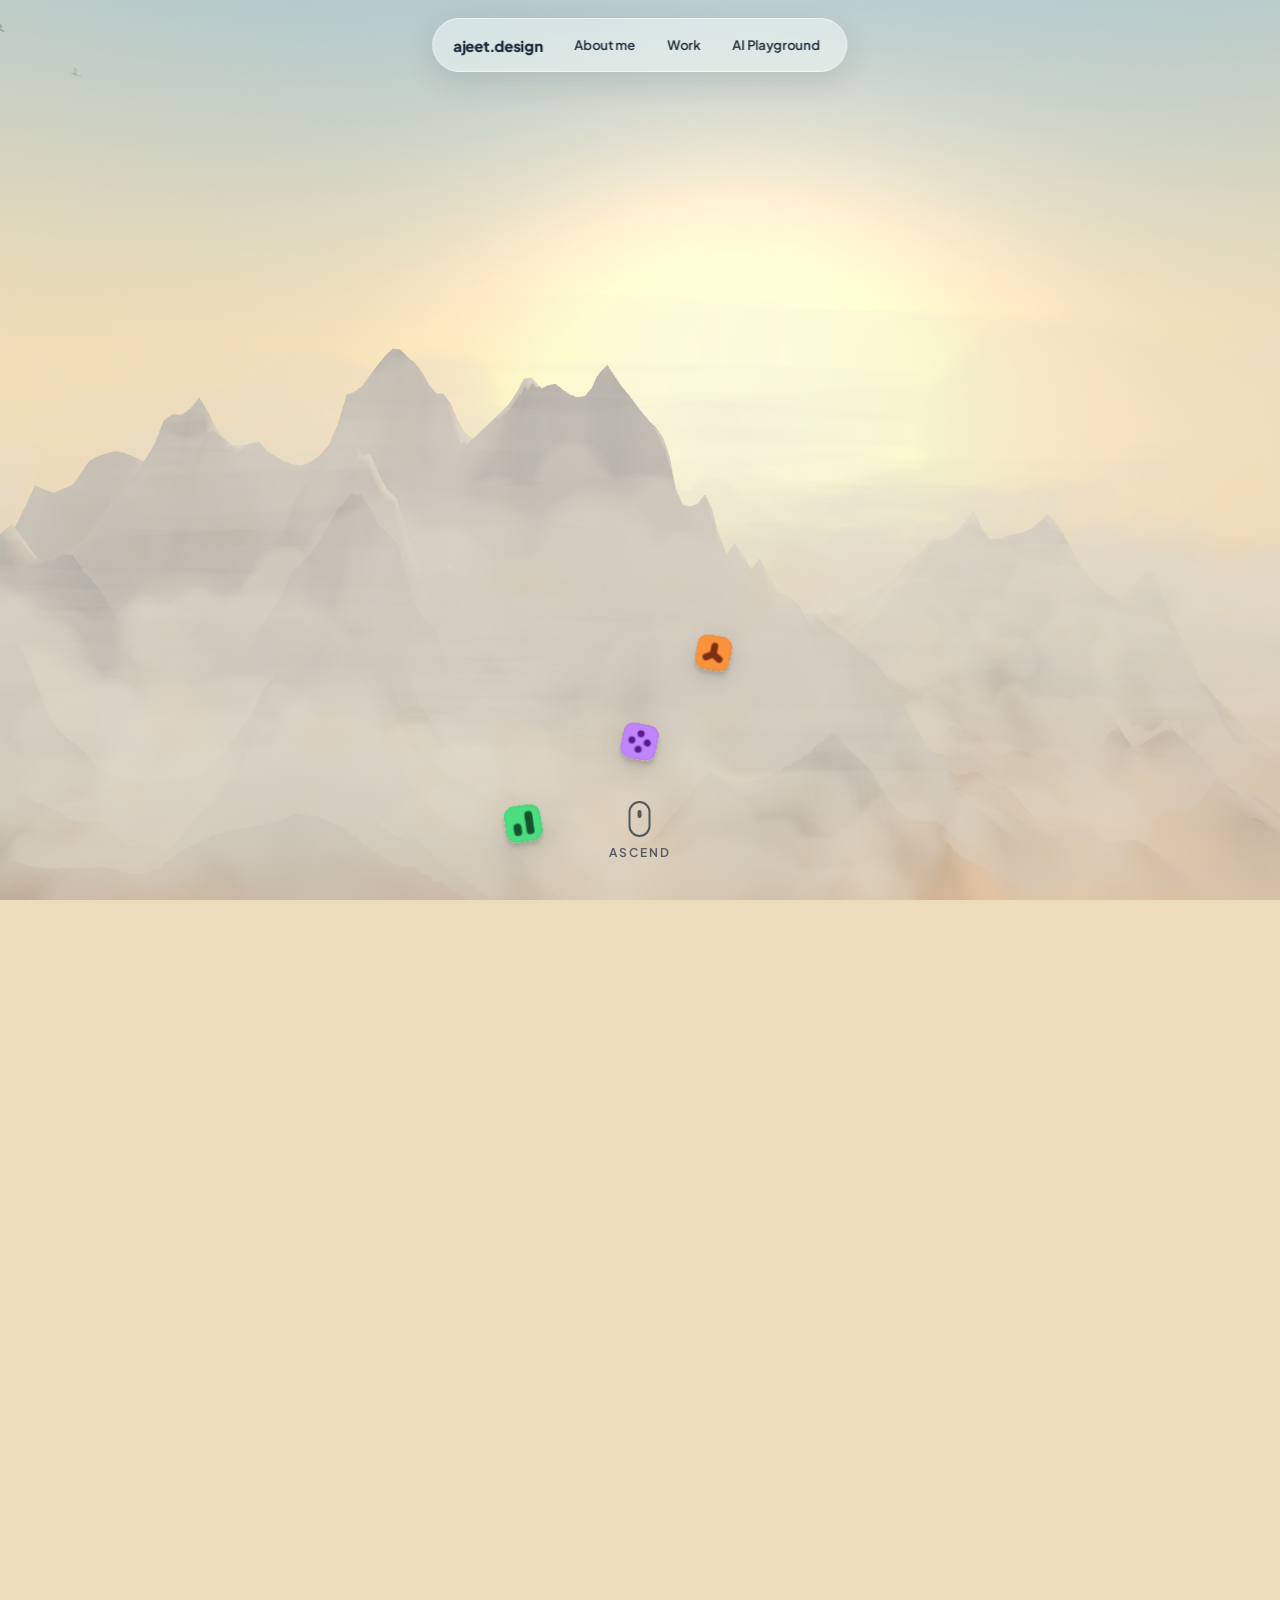
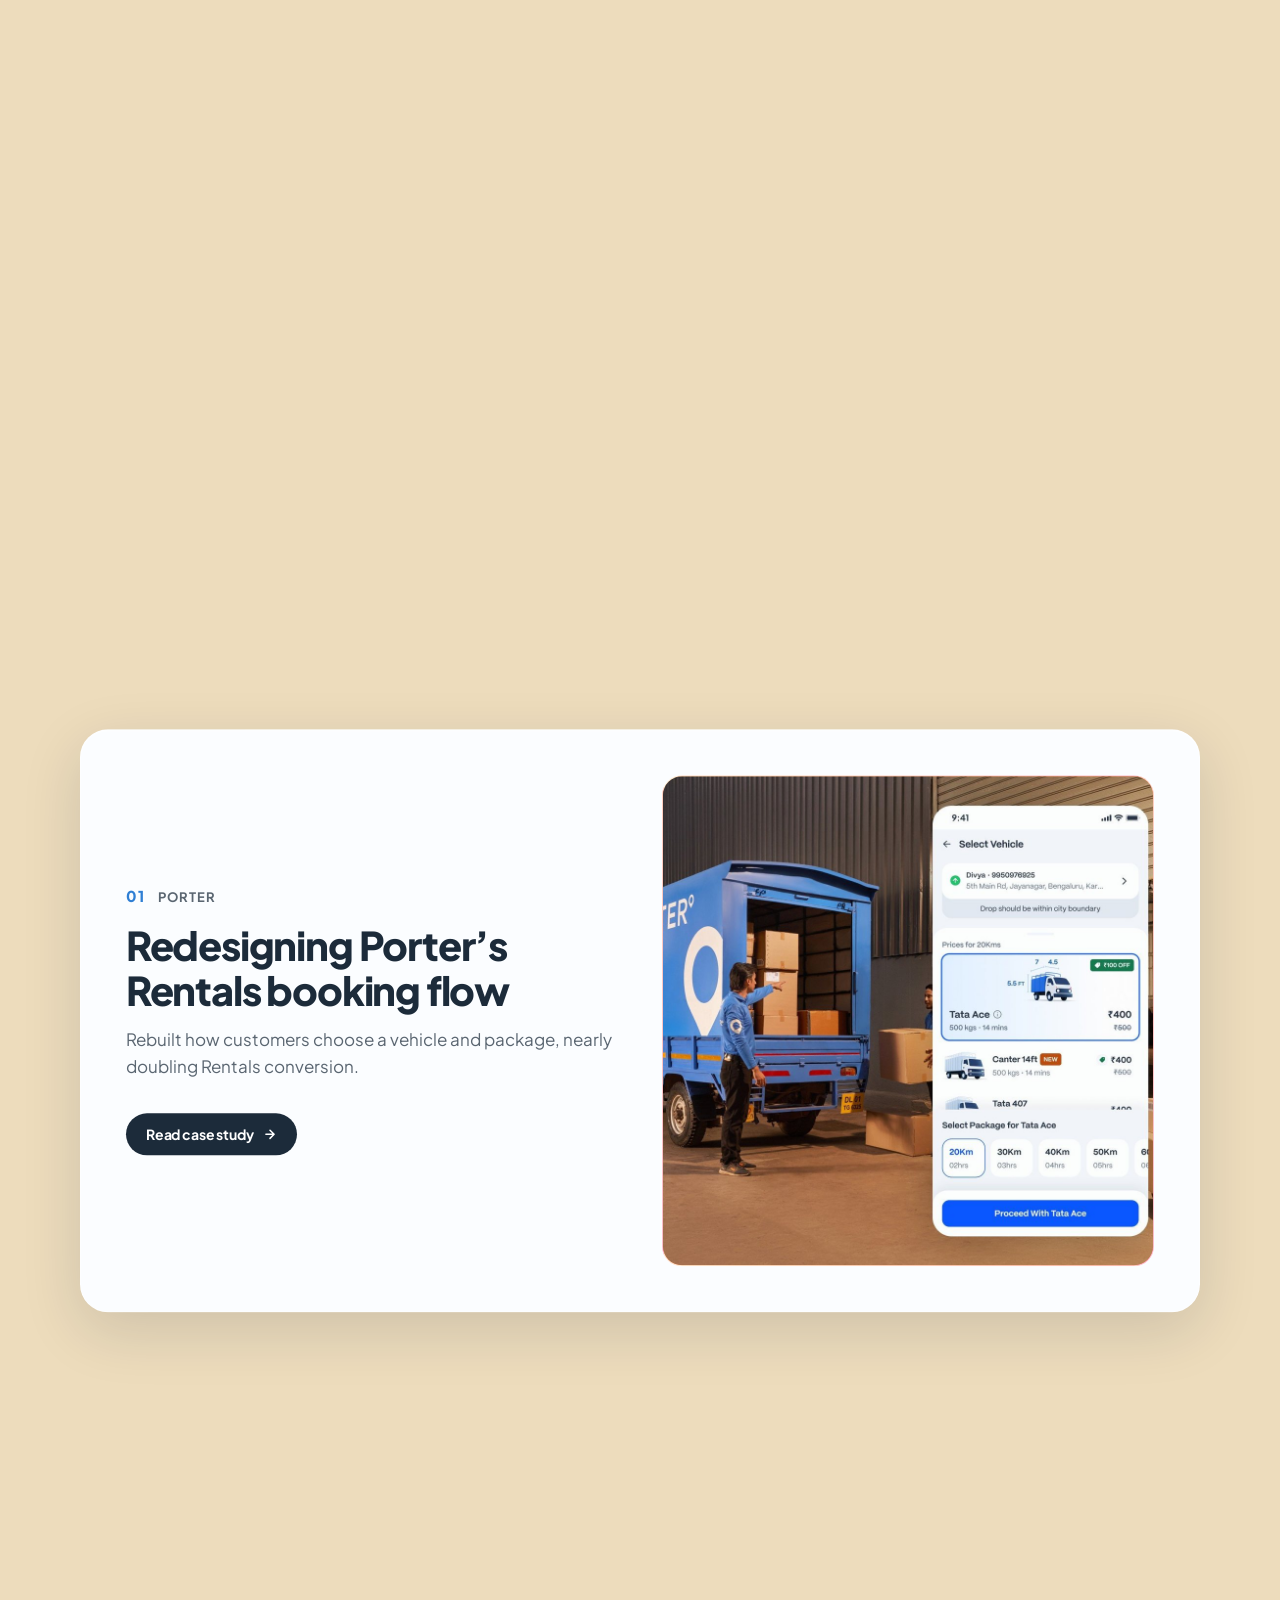
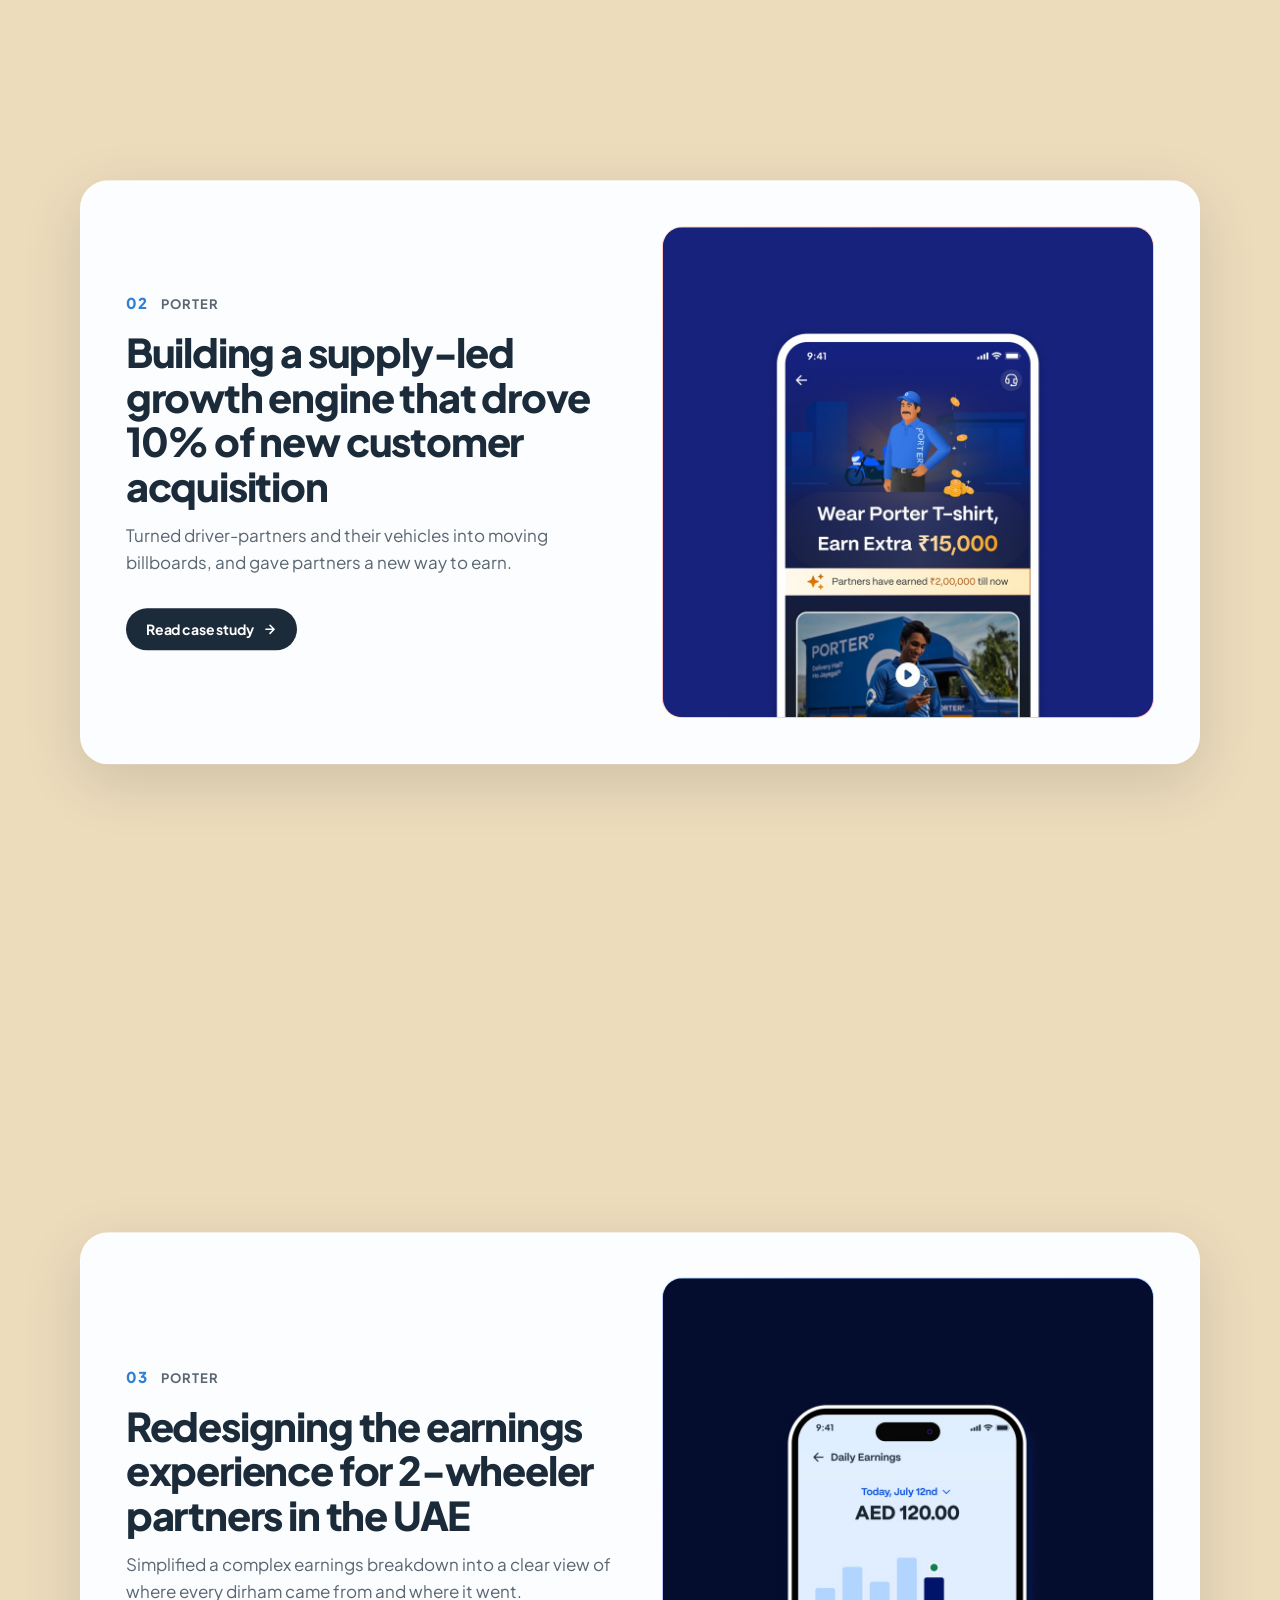
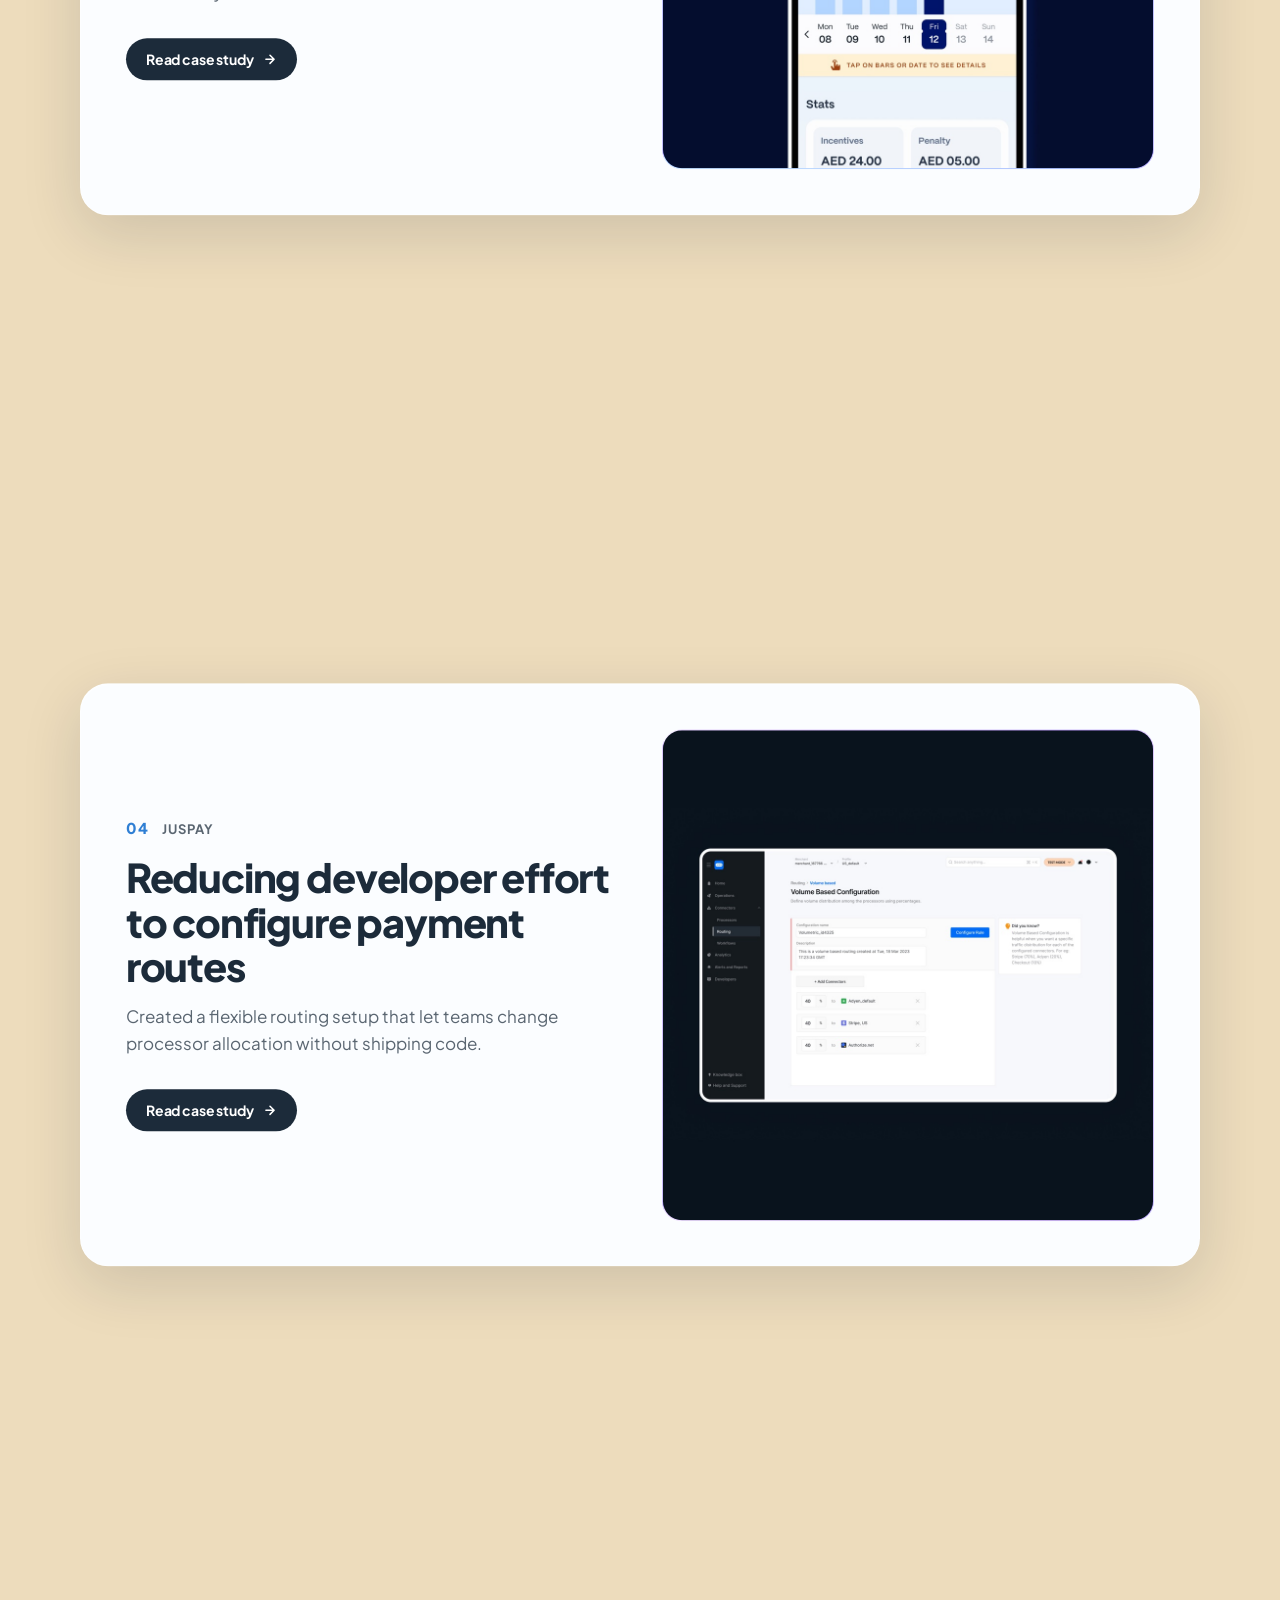
<file: index.html>
<!DOCTYPE html>
<html lang="en" class="sky-booting">
<head>
<meta charset="utf-8">
<meta name="viewport" content="width=device-width, initial-scale=1">
<title>Ajeet K — Senior Product Designer</title>
<meta name="description" content="Senior Product Designer at Porter, building products used by millions across India and the UAE. Previously Juspay and Convin.ai.">
<meta property="og:type" content="website">
<meta property="og:site_name" content="Ajeet K">
<meta property="og:title" content="Ajeet K — Senior Product Designer">
<meta property="og:description" content="Building products used by millions across India and the UAE. Previously Juspay and Convin.ai.">
<meta property="og:url" content="https://www.ajeet.work/">
<meta property="og:image" content="https://www.ajeet.work/images/og-cover.jpg">
<meta property="og:image:width" content="1200">
<meta property="og:image:height" content="630">
<meta name="twitter:card" content="summary_large_image">
<meta name="twitter:title" content="Ajeet K — Senior Product Designer">
<meta name="twitter:description" content="Building products used by millions across India and the UAE. Previously Juspay and Convin.ai.">
<meta name="twitter:image" content="https://www.ajeet.work/images/og-cover.jpg">
<link rel="icon" type="image/svg+xml" href="favicon.svg">
<link rel="icon" type="image/png" sizes="32x32" href="images/favicon-32.png">
<link rel="apple-touch-icon" href="images/apple-touch-icon.png">
<link rel="preconnect" href="https://fonts.googleapis.com">
<link rel="preconnect" href="https://fonts.gstatic.com" crossorigin>
<link rel="stylesheet" href="https://fonts.googleapis.com/css2?family=Instrument+Serif:ital@0;1&family=Plus+Jakarta+Sans:ital,wght@0,200..800;1,200..800&display=swap">
<style>
  :root {
    --font: 'Plus Jakarta Sans', -apple-system, sans-serif;
    --font-serif: 'Instrument Serif', Georgia, 'Times New Roman', serif;
    --ink-dark: #1c2b3a;
    --ink-soft: rgba(28, 43, 58, 0.72);
    --ink-light: #f4f8fc;
    --ink-light-soft: rgba(244, 248, 252, 0.78);
    --accent: #2f7fd4;
    --storm-accent: #8fb7ff;
    --meadow-ink: #17301f;
    --meadow-soft: rgba(23, 48, 31, 0.74);
    /* The CAROUSEL is always 16:9 — that is fixed by the card geometry in
       curved-gallery.js, and a `src` at any other ratio is silently
       cover-cropped by paint(). This token is the DETAIL view's default only:
       a card may override it (see `ratio` in gallery-assets.js) because the
       modal panel is far taller than a 16:9 box in that column, so a bite whose
       detail is composed at 4:3 fills the card instead of floating in it.

       All eight bites carry `ratio: '4 / 3'` as of Sept 2026, so this default
       is currently unused — it is kept because it is what let the deck migrate
       one bite at a time, and it is the fallback if a card is ever added from
       a single flat 16:9 export. */
    --quick-bite-ratio: 16 / 9;
    /* one size for the three pillar glyphs, in the hero and on the card alike.
       The flight interpolates between those two ends, so they must not drift. */
    --glyph: clamp(38px, 3.4vw, 48px);
  }
  * { box-sizing: border-box; }
  html { scroll-behavior: smooth; }
  body {
    margin: 0;
    font-family: var(--font);
    background: #eddcbc; /* matches the sunset cloud-sea while WebGL boots */
    overflow-x: hidden;
    -webkit-font-smoothing: antialiased;
  }
  /* the browser's default highlight belongs to no design system — tint it from
     the accent so selecting text on the long-form pages stays in the world */
  ::selection { background: rgba(47, 127, 212, 0.22); color: var(--ink-dark); }

  /* ── fixed scene layers ─────────────────────────────────────────────── */
  #sky-canvas { position: fixed; inset: 0; width: 100%; height: 100%; z-index: 0; }
  #flashfx {
    position: fixed; inset: 0; z-index: 2; pointer-events: none;
    background: #fff; opacity: 0;
  }

  main { position: relative; z-index: 3; }

  /* ── nav ─────────────────────────────────────────────────────────────── */
  .sky-nav {
    position: fixed; top: 18px; left: 50%; transform: translateX(-50%);
    z-index: 10; display: flex; align-items: center; gap: 18px;
    padding: 10px 12px 10px 20px; border-radius: 999px;
    background: rgba(255, 255, 255, 0.46);
    backdrop-filter: blur(12px) saturate(1.4);
    -webkit-backdrop-filter: blur(12px) saturate(1.4);
    border: 1px solid rgba(255, 255, 255, 0.5);
    box-shadow: 0 8px 32px rgba(15, 30, 50, 0.12);
  }
  .sky-nav .brand { font-weight: 800; font-size: 15px; letter-spacing: -0.02em; color: var(--ink-dark); text-decoration: none; }
  .sky-nav .links { display: flex; align-items: center; gap: 4px; }
  .sky-nav .link {
    font-size: 13px; font-weight: 600; text-decoration: none; color: var(--ink-dark);
    padding: 8px 14px; border-radius: 999px; background: transparent;
    transition: background .25s ease;
    white-space: nowrap;
  }
  .sky-nav .link:hover { background: rgba(255,255,255,0.6); }
  .sky-nav .link.on { background: rgba(255,255,255,0.85); }

  /* hamburger — phone only; two bars that cross into an X */
  .nav-toggle {
    display: none; position: relative;
    width: 38px; height: 38px; padding: 0; margin: 0;
    border: 0; border-radius: 999px; cursor: pointer;
    background: rgba(255, 255, 255, 0.45);
    transition: background .25s ease;
  }
  .nav-toggle:hover { background: rgba(255, 255, 255, 0.72); }
  .nav-toggle span {
    position: absolute; left: 50%; top: 50%;
    width: 16px; height: 2px; border-radius: 2px;
    background: var(--ink-dark);
    transition: transform .45s cubic-bezier(.2,.9,.25,1);
  }
  .nav-toggle span:nth-child(1) { transform: translate(-50%, -5px); }
  .nav-toggle span:nth-child(2) { transform: translate(-50%, 3px); }
  .sky-nav.open .nav-toggle span:nth-child(1) { transform: translate(-50%, -1px) rotate(45deg); }
  .sky-nav.open .nav-toggle span:nth-child(2) { transform: translate(-50%, -1px) rotate(-45deg); }

  /* ── shared section scaffolding ─────────────────────────────────────── */
  /* scoped to the journey — the About overlay has its own <section> panels */
  main > section { position: relative; min-height: 100vh; display: grid; place-items: center; padding: 18vh 5vw; }
  /* flight-only gaps: the sky transitions play out here with no text on
     screen — the whole scene change completes before the section arrives */
  #s-intro { margin-top: 90vh; }
  #s-work { margin-top: 100vh; }
  #s-cloudline { margin-top: 90vh; }
  #s-ai { margin-top: 90vh; }
  /* The descent's runway. The storm holds while the AI cards are read; this
     gap is the flight itself, so it has to be long enough for a 175-unit fall
     to play out after the cards have gone. */
  #s-contact { margin-top: 205vh; }
  .ovl { will-change: opacity, transform; }
  .label {
    font-size: 13px; font-weight: 700; letter-spacing: 0.22em; text-transform: uppercase;
    margin: 0 0 18px; opacity: 0.75;
  }
  .reveal { opacity: 0; transform: translateY(30px); transition: opacity 0.9s cubic-bezier(.2,.7,.2,1), transform 0.9s cubic-bezier(.2,.7,.2,1); }
  .reveal.in { opacity: 1; transform: none; }
  .reveal.d1 { transition-delay: .12s; } .reveal.d2 { transition-delay: .24s; } .reveal.d3 { transition-delay: .36s; } .reveal.d4 { transition-delay: .48s; }
  #s-hero .reveal {
    transform: translateY(72px);
    filter: blur(10px);
    transition:
      opacity 2.35s cubic-bezier(.16, 1, .3, 1),
      transform 2.45s cubic-bezier(.16, 1, .3, 1),
      filter 2.1s cubic-bezier(.16, 1, .3, 1);
    will-change: opacity, transform, filter;
  }
  #s-hero .reveal.in {
    transform: translateY(0);
    filter: blur(0);
  }
  #s-hero .reveal.d1 { transition-delay: .22s; }
  #s-hero .reveal.d2 { transition-delay: .46s; }   /* the glyph row closes the cadence */
  .sky-booting #s-hero .scroll-cue { opacity: 0; transform: translate(-50%, 10px); }
  #s-hero .scroll-cue { transition: opacity 1.2s ease, transform 1.2s ease; }

  .glass {
    /* light blur only — heavy backdrop blur reads as a smeared scene */
    background: rgba(255, 255, 255, 0.26);
    backdrop-filter: blur(8px) saturate(1.3);
    -webkit-backdrop-filter: blur(8px) saturate(1.3);
    border: 1px solid rgba(255, 255, 255, 0.4);
    box-shadow: 0 18px 60px rgba(15, 30, 50, 0.14), inset 0 1px 0 rgba(255,255,255,0.5);
    border-radius: 28px;
  }
  .glass-dark {
    background: rgba(12, 18, 32, 0.52);
    backdrop-filter: blur(10px) saturate(1.2);
    -webkit-backdrop-filter: blur(10px) saturate(1.2);
    border: 1px solid rgba(143, 183, 255, 0.22);
    box-shadow: 0 18px 60px rgba(0, 4, 14, 0.4), inset 0 1px 0 rgba(143,183,255,0.15);
    border-radius: 24px;
  }

  /* ── 0 · hero (overcast) ────────────────────────────────────────────── */
  #s-hero { text-align: center; color: var(--ink-dark); }
  .hero-meta { display: flex; gap: 10px; justify-content: center; flex-wrap: wrap; margin: 0 0 28px; }
  .meta-chip {
    font-size: 12px; font-weight: 600; letter-spacing: 0.14em; text-transform: uppercase;
    color: var(--ink-dark); padding: 8px 16px; border-radius: 999px;
    background: rgba(255,255,255,0.32); border: 1px solid rgba(255,255,255,0.55);
    backdrop-filter: blur(10px); -webkit-backdrop-filter: blur(10px);
  }
  /* ONE sentence, four voices. The hero was a bold greeting, a serif-italic
     role on its own line, and a separate grey paragraph underneath that said
     the same two things again — "products for millions across borders" and
     "shipping ideas with Claude" appeared in both. It is a single spoken line
     now, and the emphasis does the work the three blocks were doing:
       · regular sans  — the connective tissue, most of the line, and Claude
       · bold sans     — the two things worth naming: who and what
       · bold serif italic — the two phrases about the WORK, set apart in
                         both voice and weight, so they read as a change of tone
       · the chip      — the name, and only the name
     Everything stays one ink. Nothing here is louder than anything else by
     colour, which is what lets four treatments live in one sentence. */
  #s-hero h1 {
    /* 880 is load-bearing, not a round number. `text-wrap: balance` equalises
       the three lines and broke after "Designer"; plain wrapping at 940 fit
       "and shipping" on line two and split the italic phrase across the break.
       At 880 line one still takes "…building" (820px) and "shipping" (927px)
       no longer fits after "and", so each serif phrase stays whole:
         I'm Ajeet — a Product Designer building
         products for millions across borders, and
         shipping ideas with Claude. */
    margin: 0 auto 22px; max-width: 880px;
    font-size: clamp(24px, 3.1vw, 46px); font-weight: 400;
    letter-spacing: -0.018em; line-height: 1.34;
    color: var(--ink-dark);
  }
  /* `nowrap` on both emphasised roles. On a phone the line broke as
     "Product / Designer" and "products for / millions" — an emphasised phrase
     split across a line reads as two fragments rather than one unit, which is
     the whole point of setting it apart. Each moves to the next line intact
     instead. Safe at every width: the longest of them is ~222px at the 24px
     floor, inside a 288px column at 320px wide. */
  #s-hero h1 b { font-weight: 700; letter-spacing: -0.024em; white-space: nowrap; }
  /* Instrument Serif ships one printed weight, so 700 here is the browser's
     synthetic bold — the face has no bold master to switch to. It still
     needs a little more size to sit level with the sans beside it — 1.06em,
     not the 1.35x the serif needed when it had a display line to itself.
     Tracking back to 0: the sans is tightened, this face is not drawn to be. */
  #s-hero h1 i {
    font-family: var(--font-serif); font-style: italic; font-weight: 700;
    font-size: 1.06em; letter-spacing: 0; white-space: nowrap;
  }
  /* The name, SELECTED — a design-tool selection frame rather than a rounded
     chip: square corners, a hairline, and four corner handles. Same warm ink it
     already had; only the effect changes.
     The handles are two full-width strips, each carrying a dot at either end
     via a pair of radial gradients — four handles out of two pseudo-elements
     and no extra markup. Every value is in em, so the frame and its handles
     track the type from 46px down to the 24px floor without retuning. The
     1px in the offsets is the border itself, so each dot sits centred ON the
     corner it marks instead of just inside it. */
  #s-hero h1 .nm {
    position: relative;
    padding: 0.04em 0.26em 0.1em; border-radius: 0;
    background: rgba(206, 170, 112, 0.26);
    border: 1px solid rgba(168, 132, 78, 0.45);
  }
  #s-hero h1 .nm::before,
  #s-hero h1 .nm::after {
    content: ''; position: absolute; pointer-events: none;
    left: calc(-0.085em - 1px); right: calc(-0.085em - 1px); height: 0.17em;
    background:
      radial-gradient(circle at 0.085em 50%, rgba(168, 132, 78, 0.95) 0.072em, transparent 0.078em),
      radial-gradient(circle at calc(100% - 0.085em) 50%, rgba(168, 132, 78, 0.95) 0.072em, transparent 0.078em);
    background-repeat: no-repeat;
  }
  #s-hero h1 .nm::before { top: calc(-0.085em - 1px); }
  #s-hero h1 .nm::after  { bottom: calc(-0.085em - 1px); }
  .scroll-cue {
    position: absolute; bottom: 4.5vh; left: 50%; transform: translateX(-50%);
    display: flex; flex-direction: column; align-items: center; gap: 8px;
    font-size: 12px; font-weight: 600; letter-spacing: 0.18em; text-transform: uppercase;
    color: var(--ink-soft);
  }
  .scroll-cue .dot {
    width: 22px; height: 36px; border: 2px solid var(--ink-soft); border-radius: 999px; position: relative;
  }
  .scroll-cue .dot::after {
    content: ''; position: absolute; left: 50%; top: 7px; width: 4px; height: 8px; border-radius: 4px;
    background: var(--ink-soft); transform: translateX(-50%);
    animation: cue 1.8s ease-in-out infinite;
  }
  @keyframes cue { 0%,100% { transform: translate(-50%, 0); opacity: 1; } 60% { transform: translate(-50%, 12px); opacity: 0; } }

  /* ── 1 · intro (inside the clouds) ──────────────────────────────────── */
  #s-intro .panel { width: min(94vw, 1120px); max-width: 1120px; padding: clamp(32px, 4.4vw, 60px); color: var(--ink-dark); }
  /* top half: pitch on the left, career timeline on the right */
  .intro-top {
    display: grid; grid-template-columns: 1fr 1.05fr;
    gap: clamp(28px, 5vw, 72px); align-items: start;
  }
  #s-intro h2 {
    font-size: clamp(26px, 3vw, 38px); font-weight: 800;
    letter-spacing: -0.03em; line-height: 1.18; margin: 0 0 18px;
  }
  #s-intro .lede { font-size: clamp(14px, 1.35vw, 17px); line-height: 1.6; color: var(--ink-soft); margin: 0; }

  /* career timeline — dotted rail, logo, role, years */
  .xp { list-style: none; margin: 0; padding: 0 0 0 clamp(20px, 2vw, 28px); position: relative; }
  .xp::before {
    content: ''; position: absolute; left: 3px; top: 6px; bottom: 14px;
    border-left: 1px dashed rgba(28, 43, 58, 0.22);
  }
  .xp-item { position: relative; padding-bottom: clamp(14px, 1.6vw, 20px); }
  .xp-item + .xp-item { padding-top: clamp(14px, 1.6vw, 20px); border-top: 1px solid rgba(28, 43, 58, 0.1); }
  .xp-item:last-child { padding-bottom: 0; }
  .xp-stage { font-size: 11px; font-weight: 600; letter-spacing: 0.02em; color: var(--ink-soft); margin: 0 0 8px; }
  .xp-item.now .xp-stage { color: #16a34a; }
  /* the rail node sits on the dashed line, level with the stage label */
  .xp-item::before {
    content: ''; position: absolute; left: calc(-1 * clamp(20px, 2vw, 28px)); top: 4px;
    width: 7px; height: 7px; border-radius: 50%;
    background: rgba(28, 43, 58, 0.32);
  }
  .xp-item.now::before { background: #22c55e; }
  .xp-row { display: grid; grid-template-columns: auto 1fr auto; align-items: center; gap: clamp(10px, 1.2vw, 16px); }
  .xp-logo {
    width: clamp(38px, 3.4vw, 46px); height: clamp(38px, 3.4vw, 46px);
    border-radius: 12px; display: grid; place-items: center;
    background: #fff; border: 1px solid rgba(28, 43, 58, 0.1);
    box-shadow: 0 6px 16px -8px rgba(15, 30, 50, 0.6);
  }
  /* real brand marks — sized optically, not to the box */
  .xp-logo img { display: block; width: auto; height: auto; max-width: 60%; max-height: 60%; }
  .xp-logo.porter img { max-height: 64%; }
  .xp-logo.convin img { max-width: 66%; }
  .xp-co { display: block; font-size: clamp(16px, 1.6vw, 19px); font-weight: 700; letter-spacing: -0.02em; line-height: 1.25; }
  .xp-role { display: block; font-size: clamp(13px, 1.25vw, 15px); font-weight: 400; color: var(--ink-soft); line-height: 1.4; }
  .xp-yr { font-size: clamp(12px, 1.15vw, 14px); font-weight: 500; color: var(--ink-soft); white-space: nowrap; }

  /* three pillars — sits at the foot of the intro card */
  .pillars {
    display: grid; grid-template-columns: repeat(3, auto);
    justify-content: center;
    column-gap: clamp(20px, 3vw, 44px); row-gap: 0;
    margin-top: clamp(30px, 3.6vw, 44px);
    padding-top: clamp(28px, 3.2vw, 40px);
    border-top: 1px solid rgba(28, 43, 58, 0.12);
    text-align: center;
  }
  .pillar { position: relative; display: flex; flex-direction: column; align-items: center; }
  .pillar .word {
    font-size: clamp(22px, 2.6vw, 34px); font-weight: 800;
    letter-spacing: -0.04em; line-height: 1; color: var(--ink-dark);
  }
  /* icon rides slightly up under the baseline of the word */
  .pillar .glyph {
    width: var(--glyph); height: auto;
    margin-top: -4px;
    display: block;
    transition: transform .5s cubic-bezier(.2,.7,.2,1);
  }
  .pillar:hover .glyph { transform: translateY(-3px) rotate(-4deg); }

  /* ── glyph flight: the three pillar icons start in the hero and fly here ──
     The row in #s-hero is anchors only — invisible <i> boxes that give the
     flight its start rect. The visible things in transit are three copies in
     a body-level fixed layer (#gflight); the real .pillar .glyph stays in the
     card as the settle target. Nothing here paints without JS: no .gf-on on
     <html> means the layer is display:none and the card glyphs are just
     visible where they always were. */
  /* the three sit almost shoulder to shoulder at rest, then fan apart on the
     way to the card — a tight cluster reads as one object to pick up */
  .gf-row {
    display: flex; justify-content: center; align-items: center;
    column-gap: clamp(6px, 0.8vw, 10px);
    margin-top: clamp(26px, 3.4vw, 42px);
  }
  .gf-slot { display: block; width: var(--glyph); height: var(--glyph); }
  #gflight { position: fixed; inset: 0; z-index: 6; pointer-events: none; }
  html:not(.gf-on) #gflight { display: none; }
  .gf {
    position: absolute; top: 0; left: 0; height: auto;
    transform-origin: 50% 50%; will-change: transform;
    /* placed by rect maths every frame — never by layout */
  }
  /* while a glyph is in transit its card slot holds the space but stays blank;
     on landing the overlay hides and the real one takes over, so :hover works */
  .gf-on .pillar .glyph { visibility: hidden; }
  .gf-on .pillar .glyph.landed { visibility: visible; }
  @keyframes gf-settle {
    0%   { transform: translateY(-9px) rotate(-7deg) scale(1.07); }
    58%  { transform: translateY(3px) rotate(2.5deg) scale(0.985); }
    100% { transform: none; }
  }
  .pillar .glyph.landed { animation: gf-settle .58s cubic-bezier(.2,.8,.3,1) both; }
  .pillar:nth-child(2) .glyph.landed { animation-delay: .07s; }
  .pillar:nth-child(3) .glyph.landed { animation-delay: .14s; }
  /* reduced motion / capture probes never fly: the icons simply live in the card */
  .sky-instant .gf-row { display: none; }
  #s-intro .pillars-note {
    grid-column: 1 / -1;
    margin: clamp(14px, 1.6vw, 20px) 0 0;
    font-size: clamp(13px, 1.25vw, 15px); font-weight: 400; line-height: 1.5;
    color: var(--ink-soft); text-align: center;
  }

  /* ── splash: dark curtain that parts along a horizontal seam ───────────── */
  .splash-on, .splash-on body { overflow: hidden; }
  #splash { position: fixed; inset: 0; z-index: 60; pointer-events: none; }
  /* top and bottom halves pull apart — the seam runs across the screen */
  .sp-half {
    position: absolute; left: 0; right: 0; height: 50.2vh; /* .2 overlap: no hairline gap */
    background: #0e1520;
    will-change: transform;
  }
  .sp-half.t { top: 0; }
  .sp-half.b { bottom: 0; }
  #splash.open .sp-half.t { transform: translateY(-100%); transition: transform 1.45s cubic-bezier(.72, 0, .18, 1); }
  #splash.open .sp-half.b { transform: translateY(100%); transition: transform 1.45s cubic-bezier(.72, 0, .18, 1); }
  .sp-word {
    position: absolute; inset: 0;
    /* flex, not grid — grid items would stack each letter on its own row */
    display: flex; align-items: center; justify-content: center;
    font-size: clamp(22px, 2.4vw, 30px); font-weight: 600;
    letter-spacing: 0.16em; text-indent: 0.16em; /* text-indent offsets the trailing track so it stays optically centred */
    color: #f2f6fb;
    text-transform: lowercase;
  }
  .sp-word .ch {
    display: inline-block; opacity: 0;
    filter: blur(9px);
    transition: filter .8s cubic-bezier(.2,.7,.2,1); /* anime drives transform/opacity only */
    will-change: transform, opacity, filter;
  }
  .sp-word .ch.lit { filter: blur(0); }
  #splash.gone { display: none; }

  /* ── case-study layer: full-screen, in-page — no navigation ────────────── */
  .case-open, .case-open body { overflow: hidden; }
  .case-open main, .case-open .sky-nav { visibility: hidden; pointer-events: none; }
  #case {
    position: fixed; inset: 0; z-index: 40;
    /* pointer-events is the belt to visibility's braces. These overlays are
       fixed inset 0 over the whole viewport, and closing them only stops them
       swallowing clicks once `visibility: hidden` lands — which the transition
       defers by 0.45s and, if it is ever interrupted or never fires, may not
       land at all. That leaves a transparent sheet eating every CTA on the
       page. While hidden the element cannot be hit anyway, so this costs
       nothing when the transition behaves and rescues the page when it does not. */
    opacity: 0; visibility: hidden; pointer-events: none;
    transform: translateY(22px) scale(0.985);
    transition: opacity .45s ease, transform .6s cubic-bezier(.2,.9,.25,1), visibility 0s linear .45s;
  }
  #case.on {
    opacity: 1; visibility: visible; transform: none; pointer-events: auto;
    transition: opacity .45s ease, transform .6s cubic-bezier(.2,.9,.25,1), visibility 0s;
  }
  #case iframe { width: 100%; height: 100%; border: 0; display: block; background: #f7f9fc; }

  /* ── AI experiment detail: full-screen in-page layer, never scrolls ────── */
  .ai-open, .ai-open body { overflow: hidden; }
  .ai-open main, .ai-open .sky-nav { visibility: hidden; pointer-events: none; }
  /* Full-screen layer, same shape as the case-study one: fixed inset 0, the
     panel fills it edge to edge. Solid background rather than a blurred
     backdrop — a full-frame backdrop-filter over the live WebGL canvas is the
     exact combination that smeared the scene elsewhere on this site. */
  #ai-modal {
    position: fixed; inset: 0; z-index: 42;
    overflow: hidden;                       /* the brief: this one does not scroll */
    background: #0a1020;
    opacity: 0; visibility: hidden; pointer-events: none;   /* see #case */
    transform: translateY(22px) scale(0.985);
    transition: opacity .45s ease, transform .6s cubic-bezier(.2,.9,.25,1), visibility 0s linear .45s;
  }
  #ai-modal.on {
    opacity: 1; visibility: visible; transform: none; pointer-events: auto;
    transition: opacity .45s ease, transform .6s cubic-bezier(.2,.9,.25,1), visibility 0s;
  }
  .aim-panel {
    position: relative; width: 100%; height: 100%; min-width: 0;
    display: grid; grid-template-columns: 1.05fr 1fr; align-items: center;
    gap: clamp(28px, 4vw, 72px); padding: clamp(28px, 5vw, 88px);
    overflow: hidden;
  }
  .aim-shot {
    border-radius: 22px; min-height: 0; height: 100%; align-self: stretch;
    border: 1px solid rgba(255, 255, 255, 0.14);
    display: grid; place-items: center;
  }
  .aim-shot::after {
    content: 'Image'; font-size: 11px; font-weight: 700;
    letter-spacing: 0.18em; text-transform: uppercase; color: rgba(255, 255, 255, 0.85);
  }
  /* capped measure — at full-screen width the copy column is wide enough to
     run headlines and body text past a comfortable line length */
  .aim-copy { display: flex; flex-direction: column; justify-content: center; gap: 16px; min-height: 0; min-width: 0; max-width: 54ch; }
  .aim-copy h3 {
    font-size: clamp(22px, 2.8vw, 34px); font-weight: 800; letter-spacing: -0.03em;
    line-height: 1.15; margin: 0; color: #eef4ff;
  }
  .aim-copy p { font-size: clamp(14px, 1.4vw, 16px); line-height: 1.65; color: rgba(214, 226, 248, 0.74); margin: 0; }
  .aim-close {
    position: absolute; top: clamp(16px, 2.4vw, 30px); right: clamp(16px, 2.4vw, 30px); z-index: 2;
    width: 46px; height: 46px; border: 0; border-radius: 999px; cursor: pointer;
    display: grid; place-items: center; color: #eef4ff;
    background: rgba(255, 255, 255, 0.1);
    transition: transform .35s cubic-bezier(.2,.9,.25,1), background .25s ease;
  }
  .aim-close:hover { background: rgba(255, 255, 255, 0.22); transform: rotate(90deg); }
  .aim-close:focus:not(:focus-visible) { outline: none; } /* opening focuses it */
  .aim-close svg { width: 17px; height: 17px; }
  @media (max-width: 760px) {
    .aim-panel { grid-template-columns: 1fr; grid-template-rows: 42vh auto; align-content: center; gap: 26px; }
    .aim-shot { min-height: 0; height: 100%; }
    .aim-copy { justify-content: flex-start; }
  }

  /* ── quick-bite detail: a centred card floating over a dark stage, with the
     prev/next cards peeking in scaled down at the edges — not another
     full-bleed layer like the AI modal, this one reads as a deck. ───────── */
  .bitm-open, .bitm-open body { overflow: hidden; }
  .bitm-open main, .bitm-open .sky-nav { visibility: hidden; pointer-events: none; }
  #bite-modal {
    position: fixed; inset: 0; z-index: 42;
    overflow: hidden;
    background: #0a1524;
    opacity: 0; visibility: hidden; pointer-events: none;
    transform: translateY(22px) scale(0.985);
    transition: opacity .45s ease, transform .6s cubic-bezier(.2,.9,.25,1), visibility 0s linear .45s;
  }
  #bite-modal.on {
    opacity: 1; visibility: visible; transform: none; pointer-events: auto;
    transition: opacity .45s ease, transform .6s cubic-bezier(.2,.9,.25,1), visibility 0s;
  }
  .bitm-stage { position: absolute; inset: 0; display: grid; place-items: center; }
  /* both the current card and the two peeks share this footprint — the peeks
     are the same box, just scaled down and slid sideways, so they read as
     the same deck rather than a different-shaped preview */
  /* 760 / 90vh, up from 740 / 84vh. The px cap barely binds on a laptop — 84vh
     of a 732px window was 615, so the VH TERM is what most people actually get
     and it is the one worth raising.

     Raising the height alone would do nothing but add white: the shot is a
     fixed ratio at a fixed share of the WIDTH, so its height is already
     determined. The grid below widens with this. The close/nav offsets are half
     of these two numbers and the peek is ~72% of the height — all of them have
     to move together or the chrome drifts off the panel's corners. */
  .bitm-panel, .bitm-peek {
    width: min(1440px, 92vw); height: min(760px, 90vh); border-radius: 24px;
  }
  /* 2.85fr, up from 1.9fr. WIDTH IS THE ONLY WAY TO BUY HEIGHT here: the shot
     is a fixed aspect ratio spanning a share of the column, so the way to make
     the artwork taller is to make its column wider. 1.9fr left the 4:3 shot at
     791x593 in a 659px content area; 2.85fr puts it at ~893x670, which fills
     the taller panel above.

     The copy floor is 280px rather than a bare 1fr so the column can never be
     squeezed to where a two-word title breaks across three lines — below about
     1150px wide the grid stops honouring the ratio and holds that minimum
     instead. The copy is a short title and a sentence; it does not need parity
     with the thing it describes. */
  .bitm-panel {
    position: relative; z-index: 2;
    background: #fbfdff;
    display: grid; grid-template-columns: minmax(280px, 1fr) 2.85fr; align-items: center;
    gap: clamp(20px, 2.6vw, 44px); padding: clamp(22px, 2.8vw, 44px);
    overflow: hidden;
    box-shadow: 0 60px 140px -40px rgba(0, 0, 0, 0.6);
  }
  .bitm-copy { display: flex; flex-direction: column; justify-content: center; gap: 16px; min-height: 0; min-width: 0; max-width: 38ch; }
  /* Year and company, above the title. 0.66 alpha, not the 0.5 a meta line
     wants to be: at 12px on the panel's near-white that measured 3.03:1, and
     the page's own accent blue is only 4.03:1 — small type on white simply has
     no room for a lighter ink. It is separated from the body copy by size,
     weight, tracking and case instead of by colour, which is the right way to
     rank two lines this small anyway.

     The negative margin tightens it to the title against .bitm-copy's 16px
     flex gap: the pair is one unit, and 16px let it drift into the space that
     is meant to separate the title from the paragraph. */
  /* `.bitm-copy .bitm-meta`, not `.bitm-meta`: this is a <p> inside .bitm-copy,
     and `.bitm-copy p` below is (0,1,1) — it beat a bare class selector on
     specificity no matter where it sat in the file, so the tag silently
     rendered at 16px in body ink. Two classes puts it back in front. */
  .bitm-copy .bitm-meta {
    font-size: 12px; font-weight: 700; letter-spacing: 0.14em;
    text-transform: uppercase; line-height: 1.3;
    color: rgba(28, 43, 58, 0.66); margin: 0 0 -5px;
  }
  .bitm-copy .bitm-meta[hidden] { display: none; }
  .bitm-copy h3 {
    font-size: clamp(22px, 2.6vw, 36px); font-weight: 800; letter-spacing: -0.03em;
    line-height: 1.15; margin: 0; color: var(--ink-dark);
  }
  .bitm-copy p { font-size: clamp(14px, 1.3vw, 16px); line-height: 1.65; color: rgba(28, 43, 58, 0.68); margin: 0; }
  .bitm-shot {
    aspect-ratio: var(--quick-bite-ratio); border-radius: 18px;
    min-height: 0; width: 100%; max-height: 100%; align-self: center;
    border: 1px solid rgba(20, 40, 70, 0.1);
    overflow: hidden; background: #fbfdff;
    display: grid; place-items: center;
  }
  .bitm-shot img { width: 100%; height: 100%; object-fit: contain; display: block; }
  /* peeks: blank cards pinned at the stage's own edges, not the panel's —
     each sits mostly off past the viewport edge so only a sliver of its
     rounded corner shows, with open backdrop between that sliver and the
     panel. No preview content, just a hint that another card is there. */
  .bitm-peek {
    position: absolute; top: 50%; z-index: 1;
    width: 220px; height: min(547px, 65vh);   /* ~72% of the panel's height — see .bitm-panel */
    border: 0; padding: 0; cursor: pointer; border-radius: 24px;
    background: #48484c;
    transition: background .25s ease, opacity .3s ease;
  }
  .bitm-peek:hover { background: #58585c; }
  .bitm-peek-prev { left: -188px; transform: translateY(-50%); }
  .bitm-peek-next { right: -188px; transform: translateY(-50%); }
  .bitm-peek[hidden] { display: none; }
  /* Positioned relative to the stage (not the panel) so they hold still
     while the panel's own box animates. The reference straddles the card's
     own corner/edge with the button — centred ON the edge, not out in the
     open backdrop — so these centre on the panel's edge the same way: half
     the button rides over the card's (empty, padded) corner, half sits
     past it. A solid dark chip (not theme-matched translucency) is what
     keeps it legible over both the white card and the dark backdrop it's
     straddling. */
  .bitm-close, .bitm-nav {
    background: rgba(10, 16, 26, 0.86); color: #fff;
    box-shadow: 0 8px 20px -8px rgba(0, 0, 0, 0.5);
  }
  .bitm-close:hover, .bitm-nav:hover { background: rgba(10, 16, 26, 0.96); }
  .bitm-close {
    position: absolute; z-index: 3;
    top: calc(50% - min(380px, 45vh) - 21px);   /* half the panel height — see .bitm-panel */
    right: calc(50% - min(720px, 46vw) - 21px);
    width: 42px; height: 42px; border: 0; border-radius: 999px; cursor: pointer;
    display: grid; place-items: center;
    transition: transform .35s cubic-bezier(.2,.9,.25,1), background .25s ease;
  }
  .bitm-close:hover { transform: rotate(90deg); }
  .bitm-close:focus:not(:focus-visible) { outline: none; }
  .bitm-close svg { width: 16px; height: 16px; }
  .bitm-nav {
    position: absolute; top: 50%; transform: translateY(-50%); z-index: 3;
    width: 48px; height: 48px; border: 0; border-radius: 999px; cursor: pointer;
    display: grid; place-items: center;
    transition: transform .25s cubic-bezier(.2,.9,.25,1), background .25s ease, opacity .25s ease;
  }
  .bitm-nav svg { width: 19px; height: 19px; }
  .bitm-nav.bitm-prev { left: calc(50% - min(720px, 46vw) - 24px); }
  .bitm-nav.bitm-next { right: calc(50% - min(720px, 46vw) - 24px); }
  .bitm-nav.bitm-prev:hover { transform: translateY(-50%) translateX(-3px); }
  .bitm-nav.bitm-next:hover { transform: translateY(-50%) translateX(3px); }
  @media (max-width: 760px) {
    .bitm-panel { width: 92vw; height: 84vh; }
    .bitm-close { top: calc(50% - 42vh - 21px); right: calc(50% - 46vw - 21px); }
    .bitm-nav.bitm-prev { left: calc(50% - 46vw - 24px); }
    .bitm-nav.bitm-next { right: calc(50% - 46vw - 24px); }
    .bitm-panel { grid-template-columns: 1fr; grid-template-rows: auto auto; align-content: center; gap: 20px; }
    .bitm-shot { min-height: 0; order: 1; }
    .bitm-copy { justify-content: flex-start; order: 2; }
  }

  /* ── 2 · work (blue sky, stacking deck) ─────────────────────────────── */
  #s-work { display: block; padding: 22vh 5vw 10vh; color: var(--ink-light); }
  #s-work header { text-align: center; margin-bottom: 12vh; text-shadow: 0 2px 24px rgba(10, 40, 80, 0.35); }
  #s-work h2 { font-size: clamp(34px, 5vw, 62px); font-weight: 800; letter-spacing: -0.035em; margin: 0 0 12px; }
  #s-work header p { font-size: 16px; font-weight: 500; color: var(--ink-light-soft); margin: 0; }
  .stack { position: relative; max-width: 1120px; margin: 0 auto; padding-top: 272px; }
  /* card 04 needs scroll room BELOW it to reach the pin. A trailing margin
     collapses out of .stack and padding sits outside the content box that
     bounds a sticky child — only an in-flow spacer works. */
  /* Card 04 pins near mid-screen now rather than near the top, so it needs
     more scroll room beneath it to hold that pin — at 52vh it un-stuck while
     still on its way to centre. */
  .stack-tail { height: 86vh; }
  .pcard {
    /* near-solid: the sticky card underneath must not ghost through.
       No backdrop-filter here — blurring the WebGL canvas behind a rounded,
       composited sticky layer smeared a pixelated halo past the corners. */
    background: #fbfdff;
    backdrop-filter: none; -webkit-backdrop-filter: none;
    /* Centred, not pinned near the top. Sticky cannot express "half my own
       height", so the offset is 50vh and the card is pulled back up by half
       of itself — which centres every card whatever it measures, and these
       are not all the same: card 01 runs 585 against the others' 545, and on
       a phone 708 against 564. The translate is constant whether the card is
       stuck or still in flow, so nothing jumps at the boundary. */
    /* minus half the deepest peek, so the four peek offsets straddle the
       centre (-21 to +21) instead of hanging 0 to +42 below it */
    position: sticky; top: calc(50vh - 21px + var(--peek, 0px));
    transform: translateY(-50%);
    margin-bottom: 52vh;
    min-height: 545px; padding: clamp(24px, 3.5vw, 48px);
    display: grid; grid-template-columns: 1fr 1fr;
    gap: clamp(24px, 3.5vw, 48px); align-items: center;
    color: var(--ink-dark);
    transition: transform .5s cubic-bezier(.2,.9,.25,1), box-shadow .5s ease;
  }
  .pcard:last-child { margin-bottom: 0; }
  .pcard:hover { transform: translateY(calc(-50% - 6px)); box-shadow: 0 40px 90px -34px rgba(10, 30, 60, 0.55); }
  .pcard:hover .art { transform: scale(1.025); }
  .pcard:hover h3 { color: var(--accent); }
  .pcard { cursor: pointer; }
  .pcard .copy { display: flex; flex-direction: column; align-items: flex-start; }
  .pcard .top { display: flex; align-items: baseline; gap: 12px; margin-bottom: 18px; }
  .pcard .idx { font-size: 15px; font-weight: 800; letter-spacing: 0.1em; color: var(--accent); }
  .pcard .org { font-size: 13px; font-weight: 700; letter-spacing: 0.08em; text-transform: uppercase; color: var(--ink-soft); }
  .pcard h3 {
    font-size: clamp(26px, 3.1vw, 40px); font-weight: 800; letter-spacing: -0.03em;
    line-height: 1.12; margin: 0; transition: color .35s ease;
  }
  .pcard p { font-size: clamp(15px, 1.5vw, 17px); line-height: 1.6; color: var(--ink-soft); margin: 14px 0 0; }
  /* read-case-study CTA — arrow slides on hover */
  .pcard .cta {
    display: inline-flex; align-items: center; gap: 9px;
    margin-top: clamp(22px, 2.6vw, 32px); padding: 12px 20px;
    border-radius: 999px; text-decoration: none;
    font-size: 14px; font-weight: 700; letter-spacing: -0.01em;
    color: #fff; background: var(--ink-dark);
    transition: transform .35s cubic-bezier(.2,.9,.25,1), box-shadow .35s ease;
  }
  .pcard .cta:hover { transform: translateY(-2px); box-shadow: 0 12px 26px -12px rgba(15, 30, 50, 0.7); }
  .pcard .cta svg { width: 14px; height: 14px; transition: transform .35s cubic-bezier(.2,.9,.25,1); }
  .pcard .cta:hover svg { transform: translateX(3px); }
  /* A study still hosted elsewhere leaves the site, so its arrow leaves the
     button — up and out rather than along, which is the direction the icon
     itself points. The class is applied by script from the href; see wiring
     at the foot of the page. */
  .pcard .cta.is-ext:hover svg { transform: translate(2px, -2px); }
  /* image placeholder — swap the .art div for a real image when shots are ready */
  .pcard .art {
    position: relative; align-self: stretch; min-height: 238px;
    border-radius: 20px; border: 1px solid rgba(255,255,255,0.55);
    display: grid; place-items: center; overflow: hidden;
    transition: transform .6s cubic-bezier(.2,.9,.25,1);
  }
  /* .art is a stretched grid item, but `align-self: stretch` does not stretch a
     REPLACED element that has its own intrinsic size, so an img.art would
     collapse to its natural box. width/height 100% are doing real work here,
     not duplicating the stretch. */
  img.art { width: 100%; height: 100%; object-fit: cover; object-position: center; }
  .pcard .art::after {
    content: 'Image'; font-size: 12px; font-weight: 700;
    letter-spacing: 0.18em; text-transform: uppercase;
    color: rgba(255, 255, 255, 0.85);
  }
  .art-a { background: linear-gradient(120deg, #ffd8a6, #ff9d6c 55%, #f76b8a); }
  .art-b { background: linear-gradient(120deg, #a6d8ff, #6c9dff 55%, #7b6bf7); }
  .art-c { background: linear-gradient(120deg, #c3f0c8, #6cc9a4 55%, #3f9d8a); }
  .art-d { background: linear-gradient(120deg, #e8d5ff, #b98cf5 55%, #8a6bf7); }

  /* ── 3 · building with AI (storm) ───────────────────────────────────── */
  /* ── 3 · cloudline (golden hour above the deck) ──────────────────────────
     Light section over a warm sky, so it takes the dark ink the hero uses
     rather than the light ink of the blue and storm legs. */
  /* The camera pitches up here, so the header sits against deep blue and the
     warm band and cloud deck fall to the lower frame where the cards go —
     light ink, like the other two sections that sit on a dark sky. */
  /* Tall, with the content pinned to the middle of the viewport for the whole
     of it. Two things needed this. The leg had 73px of settled sky before the
     storm transition began — the section was so short that the next leg
     started almost the moment it arrived — and the content sat high rather
     than centred. A sticky block inside a tall section fixes both: the sky
     holds blue for a viewport and a half, and the line and cards stay put in
     the middle while it does. */
  #s-cloudline { display: block; min-height: 235vh; padding: 0 5vw; color: var(--ink-light); }
  #s-cloudline .wrap {
    position: sticky; top: 50vh; transform: translateY(-50%);
    /* width:auto on a sticky block shrinks to its content instead of filling
       the containing block (unlike static/relative) — without an explicit
       width, .wrap capped at a fraction of max-width, and .stage inherited
       that same too-narrow box as its drag/click surface. */
    width: 100%; max-width: 1060px; margin: 0 auto;
  }
  #s-cloudline header { text-align: center; }
  #s-cloudline .label { color: #bcdcff; }  /* cool, now that the sun is gone */
  #s-cloudline h2 {
    font-size: clamp(34px, 5vw, 62px); font-weight: 800; letter-spacing: -0.035em;
    margin: 0 0 14px; text-shadow: 0 2px 30px rgba(8, 34, 84, 0.5);
  }
  /* carries the section alone now that the heading is gone, so it steps up
     from supporting-line size to something with presence */
  #s-cloudline .sub {
    font-size: clamp(19px, 2.1vw, 27px); line-height: 1.4;
    font-weight: 500; letter-spacing: -0.02em;
    color: var(--ink-light); text-shadow: 0 2px 30px rgba(8, 34, 84, 0.5);
    margin: 0 auto 7vh; max-width: 30ch;
  }
  /* Holds the section's height — and therefore the scroll room the leg flies
     through — and is the surface the gallery is dragged on, since the sky
     canvas sits behind the page and never sees the pointer. */
  #s-cloudline .stage {
    /* covers where the cards actually are, so the drag surface sits over them;
       its height also balances the sticky block around the line */
    min-height: 62vh; cursor: grab; touch-action: pan-y;
  }
  #s-cloudline .stage:active { cursor: grabbing; }
  /* reachable by screen readers, absent for everyone else */
  .sr-only {
    position: absolute; width: 1px; height: 1px; margin: -1px;
    padding: 0; border: 0; overflow: hidden; white-space: nowrap;
    clip: rect(0 0 0 0); clip-path: inset(50%);
  }
  #s-ai { display: block; padding: 26vh 5vw 20vh; color: var(--ink-light); }
  #s-ai .wrap { max-width: 1060px; margin: 0 auto; }
  /* Centred to match #s-work and #s-contact — this was the one section header
     on the page still setting flush left. The tiles below keep their own
     text-align: left, so centring stops at the header. */
  #s-ai header { text-align: center; }
  #s-ai .label { color: var(--storm-accent); }
  #s-ai h2 { font-size: clamp(34px, 5vw, 62px); font-weight: 800; letter-spacing: -0.035em; margin: 0 0 14px; text-shadow: 0 2px 30px rgba(0,0,0,0.5); }
  /* auto margins as well as text-align: the 56ch cap makes this a narrow block
     inside a 1060px one, and a centred line inside a left-hugging box still
     reads as left-aligned */
  #s-ai .sub { font-size: 16px; color: rgba(230, 238, 252, 0.7); margin: 0 auto 7vh; max-width: 56ch; }
  /* 4-card bento: one wide + one tall on row 1, two halves filling row 2.
     big(4) + tall(2) = 6; then sm(2) + sm(2) + tall's second row = 6. */
  .bento { display: grid; grid-template-columns: repeat(6, 1fr); gap: 16px; }
  /* Tiles are static cards for now — the detail modal only had placeholder
     copy. To bring it back: turn the four .tile <div>s back into
     <button type="button">, set AI_DETAILS = true in the #ai-modal script,
     and restore `cursor: pointer` plus the :hover/:active lift below.
     No `border` here — .glass-dark sets it and .tile wins on source order. */
  .tile {
    padding: 20px; display: flex; flex-direction: column; gap: 16px; overflow: hidden;
    font: inherit; color: inherit; text-align: left; width: 100%;
  }
  .t-copy { display: flex; flex-direction: column; gap: 8px; }
  .tile h3 { font-size: clamp(17px, 1.7vw, 21px); font-weight: 700; letter-spacing: -0.02em; line-height: 1.25; margin: 0; color: #eef4ff; }
  .tile p { font-size: 13.5px; line-height: 1.55; color: rgba(214, 226, 248, 0.66); margin: 0; }
  /* Lifts a claim or a number out of the description. The separator between two
     of them stays at the muted weight, so the eye reads them as two facts
     rather than one run-on phrase. */
  .tile p strong { font-weight: 700; color: rgba(238, 244, 255, 0.94); }
  /* ── tile vignettes ────────────────────────────────────────────────────────
     Each tile shows a miniature of the thing it describes, drawn in markup
     rather than dropped in as a screenshot: it stays sharp at any density,
     re-themes with the palette, weighs nothing, and cannot go stale against a
     product that has moved on.

     The vignette is deliberately taller than its frame and anchored to the top,
     so the frame crops it. A miniature that fits exactly reads as a diagram; one
     that runs off the edge reads as a window onto something larger.

     .t-shot keeps its art-N class — the modal copies it onto #aim-shot to carry
     the card's gradient across — but paints its own dark ground here, which wins
     on source order over the .art-* gradients defined above. */
  .t-shot {
    position: relative; flex: 1; min-height: 118px;
    border-radius: 14px; overflow: hidden;
    /* No plate and no border: the vignette's own elements sit straight on the
       card, so a card does not contain a second card. `transparent` has to be
       stated rather than omitted — the art-N class stays on this element for
       the modal to copy, and without a background here those gradients would
       paint through. */
    background: transparent;
    padding: 13px 13px 0;
  }
  /* ── a vignette that is a real asset ───────────────────────────────────────
     Same frame as the drawn vignettes, but filled with an exported image. The
     frame keeps the card's radius and clips; everything else differs.

     Layout: the copy leads and the asset runs off the bottom edge beneath it.
     With the asset last, whatever height it could not fill piled up under the
     text as dead space, and no fixed frame ratio could close that — the copy
     grows as the card narrows, so the height that would close it moves from
     1/1.64 to 1/1.91 across the range. Leading with the copy puts that surplus
     at the very bottom of the card instead, past the fade, where there is
     nothing for it to separate.

     Scale: no object-fit. The image lays out from its own width at its own
     proportions and whatever runs past the frame is cut. object-fit: cover
     would rescale it to the frame, which is the squeeze this avoids.

     Edge: the cut is a fade. A gradient overlay is the usual way, but this card
     is translucent glass over a moving scene, so a solid colour would band the
     moment the scene behind it changed. A mask fades the pixels themselves to
     transparent, which stays correct at any scroll position. It sits on the
     image, not the frame: the frame stretches to the card and the image does
     not, so a fade measured on the frame would finish in empty space and leave
     the picture ending at part opacity — a soft edge is still an edge. On the
     image it resolves to nothing exactly where the image stops, at any width.
     Opaque to 72% so the Save button survives; only the row under it goes. */
  .t-shot.is-media { padding: 0; flex: 1 1 auto; }
  .t-media {
    display: block; width: 100%; height: auto;
    -webkit-mask-image: linear-gradient(180deg, #000 72%, transparent 100%);
    mask-image: linear-gradient(180deg, #000 72%, transparent 100%);
  }
  /* pulls the asset through the card's bottom padding so it meets the edge */
  .tile.tall .t-shot.is-media { margin-bottom: -20px; }
  /* primitives every vignette is assembled from */
  .vg { font-size: 11px; line-height: 1.45; color: rgba(226, 236, 252, 0.92); display: flex; flex-direction: column; gap: 9px; }
  .vg-panel { background: rgba(143, 183, 255, 0.07); border: 1px solid rgba(143, 183, 255, 0.13); border-radius: 10px; }
  .vg-row { display: flex; align-items: center; gap: 7px; }
  .vg-mute { color: rgba(214, 226, 248, 0.5); }
  .vg-accent { color: var(--storm-accent); }
  /* skeleton line: stands in for text too small to set, sized by --w */
  .vg-line { height: 5px; border-radius: 3px; background: rgba(214, 226, 248, 0.16); width: var(--w, 100%); }

  /* 1 · prompt in, working interface out */
  .vg-ask { padding: 8px 10px; border-radius: 10px 10px 10px 3px; background: rgba(143, 183, 255, 0.13); border: 1px solid rgba(143, 183, 255, 0.2); align-self: flex-start; max-width: 92%; }
  .vg-built { padding: 10px; display: flex; flex-direction: column; gap: 9px; }
  .vg-built-h { display: flex; align-items: baseline; justify-content: space-between; font-weight: 700; }
  .vg-chart { display: flex; align-items: flex-end; gap: 4px; height: 54px; }
  .vg-chart i { flex: 1; height: var(--h); border-radius: 2px 2px 0 0; background: linear-gradient(180deg, var(--storm-accent), rgba(143, 183, 255, 0.35)); }

  /* 2 · a voxel form on a modelling floor */
  .t-shot > .vg { height: 100%; }
  .vg-stage {
    position: relative; flex: 1 1 auto; min-height: 118px;
    border-radius: 10px; overflow: hidden;
    perspective: 620px;
    background: radial-gradient(120% 80% at 50% 15%, rgba(143,183,255,0.13), transparent 70%);
  }
  /* the floor: two crossed repeating-gradients, raked back with a rotateX */
  .vg-floor {
    position: absolute; inset: 50% -60% -34%;
    background:
      repeating-linear-gradient(90deg, rgba(143,183,255,0.22) 0 1px, transparent 1px 34px),
      repeating-linear-gradient(0deg, rgba(143,183,255,0.22) 0 1px, transparent 1px 34px);
    transform: perspective(240px) rotateX(66deg);
    -webkit-mask-image: linear-gradient(180deg, transparent, #000 26%);
    mask-image: linear-gradient(180deg, transparent, #000 26%);
  }
  /* A fixed box for the cluster so the cubes can be placed in px on the iso
     grid instead of in percentages of a stage whose height changes with the
     tile. For side s at rotateY(45deg)/rotateX(-26deg): one step along a floor
     axis is 0.71s across and 0.31s down; one step up is 0.90s straight up.
     Anchored to the floor rather than centred in the stage, so the model sits
     on the grid instead of hovering over it. */
  .vg-mass { position: absolute; left: 50%; bottom: 22%; width: 118px; height: 104px; transform: translateX(-50%); }
  /* contact shadow — without it the mass reads as pasted over the floor */
  .vg-mass::after {
    content: ''; position: absolute; left: 50%; bottom: -12px;
    width: 132px; height: 30px; transform: translateX(-50%);
    background: radial-gradient(50% 50% at 50% 50%, rgba(0, 4, 14, 0.62), transparent 70%);
  }
  /* One cube = three faces in real 3D. Skewed 2D parallelograms are the usual
     shortcut and they never quite close at the corners; preserve-3d with each
     face pushed out half a side length is exact, and the three tones are just
     one surface lit from above. */
  .vg-cube {
    position: absolute; width: var(--s); height: var(--s); left: var(--x); top: var(--y);
    transform-style: preserve-3d; transform: rotateX(-26deg) rotateY(45deg);
  }
  .vg-cube i { position: absolute; inset: 0; display: block; }
  .vg-cube .f-top { background: #c3d7ff; transform: rotateX(90deg) translateZ(calc(var(--s) / 2)); }
  .vg-cube .f-r   { background: #5a82c4; transform: translateZ(calc(var(--s) / 2)); }
  .vg-cube .f-l   { background: #33507f; transform: rotateY(-90deg) translateZ(calc(var(--s) / 2)); }

  /* 3 · transcripts collapsing into named clusters */
  .vg-src { padding: 8px 9px; display: flex; flex-direction: column; gap: 5px; }
  .vg-join { display: flex; justify-content: center; color: rgba(143, 183, 255, 0.55); }
  .vg-join svg { width: 15px; height: 15px; }
  .vg-cluster { display: flex; align-items: center; justify-content: space-between; gap: 8px; padding: 7px 9px; }
  .vg-count { font-weight: 700; color: var(--storm-accent); font-variant-numeric: tabular-nums; }

  /* 4 · generated tokens, swatch beside value */
  .vg-tok { display: flex; align-items: center; gap: 8px; padding: 6px 9px; }
  .vg-sw { width: 13px; height: 13px; border-radius: 4px; flex: none; border: 1px solid rgba(255,255,255,0.2); }
  .vg-tok b { margin-left: auto; font-weight: 600; font-variant-numeric: tabular-nums; color: rgba(214, 226, 248, 0.62); }

  /* 5 · a small white search pill bleeding off the card's right edge — a
     real animated GIF asset (images/atlas-search.gif), not a live DOM
     typing effect. Sitting outside the vignette's own top padding and
     clipped by .t-shot's overflow:hidden is what gives it the cropped,
     "runs off the card" look. */
  .vg-atlas { position: relative; height: 100%; }
  .vg-search-gif {
    position: absolute; top: 12px; right: -26px; width: 257px; height: auto;
    border-radius: 999px;
    box-shadow: 0 14px 26px -12px rgba(0, 6, 20, 0.5);
  }

  /* the wide one reads side-by-side, the rest stack image over copy */
  /* big's own min-height is deliberately short — it's a copy-led card with a
     small floating asset, not an image-led one, so it shouldn't try to match
     tall's height on its own. The tall Velia card (a portrait screenshot)
     sets row 1 + row 2's combined height regardless; keeping big short here
     just means less of that leftover stretch lands on it, and more on sm
     below, which has visual content that can actually use it. */
  .tile.big { grid-column: span 4; min-height: 190px; flex-direction: row; align-items: stretch; }
  .tile.big .t-copy { flex: 1; justify-content: center; }
  .tile.big .t-shot { flex: 0 0 44%; min-height: 0; }
  .tile.tall { grid-column: span 2; grid-row: span 2; }
  .tile.tall .t-shot { min-height: 200px; }
  /* raised from 250: absorbs the row-2 stretch that used to sit empty inside
     big instead. The vignette now flexes to fill it (was a fixed 16:10 box),
     and its panels centre in that taller box rather than pinning to the top
     — so the extra height shows up as breathing room around the artwork,
     not a gap underneath it. Copy still bottom-anchored so both half-cards'
     images line up even though their copy blocks differ in height. */
  .tile.sm { grid-column: span 2; min-height: 320px; }
  .tile.sm .t-shot { flex: 1 1 auto; min-height: 120px; }
  .tile.sm .t-shot > .vg { justify-content: center; }
  .tile.sm .t-copy { margin-top: auto; }

  /* ── 4 · contact (sunny meadow) ─────────────────────────────────────── */
  /* `relative` is what .footmark's bottom edge hangs off. Kept while the mark
     is parked — it has no visual effect on its own, and without it the absolute
     mark would resolve against the viewport instead when uncommented. */
  #s-contact { position: relative; text-align: center; color: var(--meadow-ink); padding-bottom: 8vh; }
  #s-contact .label { color: var(--meadow-soft); }
  #s-contact .label { margin-bottom: 30px; }
  #s-contact h2 {
    font-size: clamp(32px, 4.6vw, 60px); font-weight: 700; letter-spacing: -0.035em;
    line-height: 1.08; margin: 0 0 30px; max-width: 18ch;
  }
  /* two compact CTAs: solid email, frosted LinkedIn */
  .contact-row {
    display: flex; align-items: center; justify-content: center;
    gap: 12px; flex-wrap: wrap; margin-top: 34px;
  }
  .cta-btn {
    display: inline-flex; align-items: center; gap: 9px;
    font-size: 14px; font-weight: 600; letter-spacing: -0.01em;
    padding: 12px 22px; border-radius: 999px; text-decoration: none;
    transition: transform .35s cubic-bezier(.2,.9,.25,1), box-shadow .35s ease;
  }
  .cta-btn:hover { transform: translateY(-2px); }
  .cta-btn svg { width: 16px; height: 16px; }
  .cta-solid { background: #1c2b3a; color: #fff; box-shadow: 0 12px 32px rgba(20, 40, 30, 0.25); }
  .cta-solid:hover { box-shadow: 0 18px 40px rgba(20, 40, 30, 0.32); }
  .cta-ghost {
    color: var(--meadow-ink); background: rgba(255, 255, 255, 0.5);
    border: 1px solid rgba(255, 255, 255, 0.7);
    backdrop-filter: blur(10px); -webkit-backdrop-filter: blur(10px);
  }
  /* PARKED — nothing carries .footmark right now; the markup in #s-contact is
     commented out. Kept because the two constraints below were measured, not
     guessed, and would have to be rediscovered otherwise.
     the sign-off that closes the journey — pinned to the bottom edge of the
     meadow rather than trailing the CTAs, so it reads as the page's last line
     rather than a caption on the contact block. Positioned (not just margined)
     because the section's height follows its content, and a margin would leave
     the mark floating at whatever height that happened to be. */
  .footmark {
    position: absolute; left: 0; right: 0; bottom: clamp(14px, 2.4vh, 28px);
    margin: 0;
    font-size: 13px; font-weight: 600; letter-spacing: -0.005em;
    /* LIGHT here, not --meadow-ink like the rest of this scene. The grass at
       the very bottom edge is a dark olive (~rgb(84,89,18)) — far darker than
       where the headline sits — so the dark ink measured 1.90:1 against it and
       failed AA outright.
       Sand rather than --ink-light: that token is a COOL blue-white built for
       the work sky and the storm, and it read clinical against a golden-hour
       meadow. #eddcbc is the same sand already used as the WebGL boot
       background (and documented as color.sand in the token panel), so it
       belongs to the warm end of the palette the scene is lit by. 5.26:1 on the
       lightest grass, 8.92:1 on the darkest — the mark stays quiet through SIZE
       and WEIGHT rather than through low contrast. */
    color: #eddcbc;
    /* the sunflowers shift toward centre on narrow viewports, so a soft dark
       shadow guarantees separation if the mark ever lands on a lit petal */
    text-shadow: 0 1px 2px rgba(12, 24, 10, 0.45);
  }
  /* emoji sit high against a Latin baseline, so the heart floats above the
     words unless it is nudged down and taken off the text's own line-height */
  .footmark .hh { display: inline-block; font-size: 12px; transform: translateY(1px); }
  .cta-in {
    width: 17px; height: 17px; border-radius: 4px;
    display: grid; place-items: center;
    background: var(--meadow-ink); color: #fff;
    font-size: 11px; font-weight: 800; letter-spacing: -0.02em;
  }

  @media (max-width: 760px) {
    main > section { padding: 16vh 6vw; }
    .tile.big, .tile.tall, .tile.sm { grid-column: span 6; grid-row: auto; min-height: 0; }
    .tile.big { flex-direction: column; }       /* side-by-side is too tight at 390px */
    .tile.big .t-shot { flex: 1; min-height: 160px; }
    .pcard {
      grid-template-columns: 1fr; min-height: 0; margin-bottom: 42vh;
      padding: 26px 22px; gap: 22px; align-items: start;
    }
    .pcard .art { min-height: 190px; }
    /* nav: compact centred pill + drop-down sheet (the full link row overflowed at 390px) */
    .sky-nav {
      left: 50%; right: auto; transform: translateX(-50%);
      width: min(86vw, 320px);
      justify-content: space-between; gap: 10px;
      padding: 7px 7px 7px 16px; border-radius: 999px;
    }
    .nav-toggle { display: block; }
    .sky-nav .links {
      position: absolute; top: calc(100% + 10px); left: 0; right: 0;
      flex-direction: column; align-items: stretch; gap: 2px;
      padding: 8px; border-radius: 22px;
      background: rgba(255, 255, 255, 0.62);
      backdrop-filter: blur(14px) saturate(1.4);
      -webkit-backdrop-filter: blur(14px) saturate(1.4);
      border: 1px solid rgba(255, 255, 255, 0.55);
      box-shadow: 0 18px 44px rgba(15, 30, 50, 0.16);
      /* closed: collapsed toward the button, untouchable */
      opacity: 0; pointer-events: none;
      transform: translateY(-10px) scale(0.96);
      transform-origin: top right;
      transition: opacity .28s ease, transform .42s cubic-bezier(.2,.9,.25,1);
    }
    .sky-nav.open .links { opacity: 1; pointer-events: auto; transform: none; }
    .sky-nav .link {
      padding: 13px 16px; border-radius: 14px; font-size: 15px;
      /* each link drifts down + unblurs, staggered behind the sheet */
      opacity: 0; transform: translateY(-8px); filter: blur(6px);
      transition: opacity .34s ease, transform .44s cubic-bezier(.2,.9,.25,1), filter .34s ease, background .25s ease;
    }
    .sky-nav.open .link { opacity: 1; transform: none; filter: blur(0); }
    .sky-nav.open .link:nth-child(1) { transition-delay: .06s; }
    .sky-nav.open .link:nth-child(2) { transition-delay: .12s; }
    .sky-nav.open .link:nth-child(3) { transition-delay: .18s; }

    .pillars { column-gap: 12px; }
    .pillar .word { font-size: 20px; }
    /* the 94vw panel + the section's 6vw side padding ran past the viewport */
    #s-intro .panel { width: 100%; padding: 28px 22px; }
    .intro-top { grid-template-columns: 1fr; gap: 26px; }
    .xp-row { grid-template-columns: auto 1fr; row-gap: 4px; }
    .xp-yr { grid-column: 2; }
  }
  @media (prefers-reduced-motion: reduce) {
    html { scroll-behavior: auto; }
    .reveal { opacity: 1; transform: none; transition: none; }
    .scroll-cue .dot::after { animation: none; }
  }
  /* #instant mode (reduced motion / capture probes): reveals snap, no tween */
  .sky-instant .reveal { transition: none !important; }
  .sky-instant #case, .sky-instant #ai-modal, .sky-instant #bite-modal,
  .sky-instant .aim-panel { transition: none !important; }
</style>
<!-- Analytics — see js/analytics.js for the track() wrapper and why the
     stub precedes the deferred script. data-domain must match whatever's
     registered in Plausible; there's no CNAME in this repo, so it's the
     default GitHub Pages domain. -->
<script defer data-domain="www.ajeet.work" src="https://plausible.io/js/script.js"></script>
<script src="js/analytics.js"></script>
</head>
<body>

<div id="splash" aria-hidden="true">
  <div class="sp-half t"></div>
  <div class="sp-half b"></div>
  <div class="sp-word" id="sp-word"><span class="ch">a</span><span class="ch">j</span><span class="ch">e</span><span class="ch">e</span><span class="ch">t</span></div>
</div>

<canvas id="sky-canvas" aria-hidden="true"></canvas>
<div id="flashfx" aria-hidden="true"></div>

<nav class="sky-nav" id="sky-nav">
  <a class="brand" href="#s-hero">ajeet.design</a>
  <div class="links" id="nav-links">
    <a class="link" href="about.html">About me</a>
    <a class="link" href="#s-work">Work</a>
    <a class="link" href="#s-ai">AI Playground</a>
  </div>
  <button class="nav-toggle" id="nav-toggle" aria-label="Menu" aria-expanded="false" aria-controls="nav-links">
    <span></span><span></span>
  </button>
</nav>
<script>
  (function () {
    var nav = document.getElementById('sky-nav');
    var btn = document.getElementById('nav-toggle');
    function set(open) {
      nav.classList.toggle('open', open);
      btn.setAttribute('aria-expanded', open ? 'true' : 'false');
    }
    btn.addEventListener('click', function () { set(!nav.classList.contains('open')); });
    /* a tap on a link navigates — let the sheet close behind it */
    nav.querySelectorAll('.link').forEach(function (a) {
      a.addEventListener('click', function () { set(false); });
    });
    document.addEventListener('keydown', function (e) { if (e.key === 'Escape') set(false); });
    document.addEventListener('click', function (e) { if (!nav.contains(e.target)) set(false); });
  })();
</script>

<main>

  <!-- 0 · overcast landing -->
  <section id="s-hero">
    <div class="ovl">
      <div class="hero-meta reveal">
        <span class="meta-chip">Bangalore</span>
        <span class="meta-chip">5+ years</span>
      </div>
      <h1 class="reveal d1">I&rsquo;m <b class="nm">Ajeet</b> &mdash; a <b>Product Designer</b> building <i>products for millions</i> across borders, and <i>shipping ideas</i> with AI.</h1>
      <!-- anchors only: the glyphs you see here live in #gflight -->
      <div class="gf-row reveal d2" aria-hidden="true">
        <i class="gf-slot"></i><i class="gf-slot"></i><i class="gf-slot"></i>
      </div>
    </div>
    <div class="scroll-cue"><span class="dot"></span>Ascend</div>
  </section>

  <!-- 1 · inside the clouds -->
  <section id="s-intro">
    <div class="panel glass ovl">
      <div class="intro-top">
        <div class="intro-pitch">
          <p class="label reveal">01 — At a glance</p>
          <h2 class="reveal d1">So, what have I been doing for the last five years?</h2>
          <p class="lede reveal d2">Mostly figuring out why things work the way they do — then trying to make them work a little better.</p>
        </div>

        <ul class="xp reveal d2">
          <li class="xp-item now">
            <p class="xp-stage">Current</p>
            <div class="xp-row">
              <span class="xp-logo porter"><img src="images/logo-porter.svg" alt="Porter" width="46" height="46" loading="lazy" decoding="async"></span>
              <span>
                <span class="xp-co">Porter</span>
                <span class="xp-role">Senior Product Designer</span>
              </span>
              <span class="xp-yr">2023 — Present</span>
            </div>
          </li>
          <li class="xp-item">
            <p class="xp-stage">Previously</p>
            <div class="xp-row">
              <span class="xp-logo juspay"><img src="images/logo-juspay.svg" alt="Juspay" width="46" height="46" loading="lazy" decoding="async"></span>
              <span>
                <span class="xp-co">Juspay</span>
                <span class="xp-role">Product Designer</span>
              </span>
              <span class="xp-yr">2021 — 2023</span>
            </div>
          </li>
          <li class="xp-item">
            <div class="xp-row">
              <span class="xp-logo convin"><img src="images/logo-convin.png" alt="Convin.ai" width="46" height="46" loading="lazy" decoding="async"></span>
              <span>
                <span class="xp-co">Convin.ai</span>
                <span class="xp-role">Product Designer</span>
              </span>
              <span class="xp-yr">2020 — 2021</span>
            </div>
          </li>
        </ul>
      </div>

      <div class="pillars reveal d3">
        <div class="pillar">
          <span class="word">Data.</span>
          <svg class="glyph" viewBox="0 0 36 39"><use href="#ic-data"/></svg>
        </div>
        <div class="pillar">
          <span class="word">Systems.</span>
          <svg class="glyph" viewBox="0 0 36 39"><use href="#ic-systems"/></svg>
        </div>
        <div class="pillar">
          <span class="word">Craft.</span>
          <svg class="glyph" viewBox="0 0 36 39"><use href="#ic-craft"/></svg>
        </div>
        <p class="pillars-note">The principles behind everything I design.</p>
      </div>
    </div>
  </section>

  <!-- 2 · above the clouds · stacking deck -->
  <section id="s-work">
    <header>
      <p class="label reveal">02 — Selected Work</p>
      <h2 class="reveal d1">Above the noise</h2>
      <p class="reveal d2">Keep scrolling. The deck stacks itself.</p>
    </header>
    <div class="stack">
      <article class="pcard glass" style="--peek: 0px">
        <div class="copy">
          <div class="top"><span class="idx">01</span><span class="org">Porter</span></div>
          <h3>Redesigning Porter&rsquo;s Rentals booking flow</h3>
          <p>Rebuilt how customers choose a vehicle and package, nearly doubling Rentals conversion.</p>
          <a class="cta" data-case="porter-rentals" href="case.html?id=porter-rentals">Read case study <svg viewBox="0 0 24 24" fill="none" stroke="currentColor" stroke-width="2.6" stroke-linecap="round" stroke-linejoin="round"><path d="M5 12h13M12 5l7 7-7 7"/></svg></a>
        </div>
        <img class="art art-a" src="images/card-rentals-flow.jpg" decoding="async"
             alt="A Porter truck being loaded in a warehouse beside the Select Vehicle screen of the Rentals booking flow">
      </article>
      <article class="pcard glass" style="--peek: 14px">
        <div class="copy">
          <div class="top"><span class="idx">02</span><span class="org">Porter</span></div>
          <h3>Building a supply-led growth engine that drove 10% of new customer acquisition</h3>
          <p>Turned driver-partners and their vehicles into moving billboards, and gave partners a new way to earn.</p>
          <a class="cta" data-case="porter" href="case.html?id=porter">Read case study <svg viewBox="0 0 24 24" fill="none" stroke="currentColor" stroke-width="2.6" stroke-linecap="round" stroke-linejoin="round"><path d="M5 12h13M12 5l7 7-7 7"/></svg></a>
        </div>
        <!-- The art-N gradient class stays on the img: it backs the frame while
             the file loads, and the ::after "IMAGE" label does not render on a
             replaced element, so it drops away on its own.

             Which shot sits on which card is provisional. The files are named
             and described for what the artwork SHOWS, not for the project it is
             currently paired with, so moving one to another card is a swapped
             src and nothing else — no filename and no alt text left asserting a
             project it no longer belongs to. -->
        <img class="art art-a" src="images/card-branding-offer.jpg" decoding="async"
             alt="A partner app screen offering extra earnings for wearing branded kit, above a video explaining the program">
      </article>
      <article class="pcard glass" style="--peek: 28px">
        <div class="copy">
          <div class="top"><span class="idx">03</span><span class="org">Porter</span></div>
          <h3>Redesigning the earnings experience for 2-wheeler partners in the UAE</h3>
          <p>Simplified a complex earnings breakdown into a clear view of where every dirham came from and where it went.</p>
          <a class="cta" data-case="porter-uae-earnings" href="case.html?id=porter-uae-earnings">Read case study <svg viewBox="0 0 24 24" fill="none" stroke="currentColor" stroke-width="2.6" stroke-linecap="round" stroke-linejoin="round"><path d="M5 12h13M12 5l7 7-7 7"/></svg></a>
        </div>
        <img class="art art-b" src="images/card-daily-earnings.jpg" decoding="async" loading="lazy"
             alt="A daily earnings screen with a week of bars, the selected day highlighted, and a stats breakdown below">
      </article>
      <!-- Cash collection (porter-uae-cash) is hidden for now. Restore by moving
           this card back into the stack and renumbering the idx/--peek values.
      <article class="pcard glass" style="- -peek: 28px">
        <div class="copy">
          <div class="top"><span class="idx">03</span><span class="org">Porter</span></div>
          <h3>Increasing cash collection from driver partners in UAE</h3>
          <p>Made it easier for partners to understand their cash position and take action before hitting the limit.</p>
          <a class="cta" data-case="porter-uae-cash" href="case.html?id=porter-uae-cash">Read case study <svg viewBox="0 0 24 24" fill="none" stroke="currentColor" stroke-width="2.6" stroke-linecap="round" stroke-linejoin="round"><path d="M5 12h13M12 5l7 7-7 7"/></svg></a>
        </div>
        <img class="art art-c" src="images/card-cash-ledger.jpg" decoding="async" loading="lazy"
             alt="A cash balance screen with a deposit prompt against a limit, above a ledger of recent settlements, fares and deposits">
      </article>
      -->
      <article class="pcard glass" style="--peek: 42px">
        <div class="copy">
          <div class="top"><span class="idx">04</span><span class="org">Juspay</span></div>
          <h3>Reducing developer effort to configure payment routes</h3>
          <p>Created a flexible routing setup that let teams change processor allocation without shipping code.</p>
          <a class="cta" data-case="juspay" href="case.html?id=juspay">Read case study <svg viewBox="0 0 24 24" fill="none" stroke="currentColor" stroke-width="2.6" stroke-linecap="round" stroke-linejoin="round"><path d="M5 12h13M12 5l7 7-7 7"/></svg></a>
        </div>
        <img class="art art-d" src="images/card-routing-config.jpg" decoding="async" loading="lazy"
             alt="A payment routing configuration screen splitting traffic across three processors by percentage">
      </article>
      <div class="stack-tail" aria-hidden="true"></div>
    </div>
  </section>

  <!-- 3 · cloudline · open blue between the work sky and the storm.
       One line, no kicker and no heading. The section is otherwise empty:
       .stage is a spacer holding the height the leg needs to fly through.
       The lower-case "and" is deliberate: the line picks up from Selected
       Work rather than opening a new thought. -->
  <section id="s-cloudline">
    <div class="wrap">
      <header>
        <p class="sub reveal">and here are a few quick bites&hellip;</p>
      </header>
      <div class="stage" aria-hidden="true"></div>
      <!-- The stage is a WebGL canvas, so its cards carry no text for a screen
           reader. The removed bites player described each of these shots; the
           work did not become decorative when it moved onto the carousel, so
           the descriptions come with it.

           Each entry leads with the card's TITLE because that title is now a
           claim ("Credit SDK for merchant checkouts") rather than a two-word
           label, and it is baked into the card texture where no screen reader
           can reach it. Titles and descriptions both live in
           js/gallery-assets.js; this list mirrors them and must stay in sync. -->
      <ul class="sr-only">
        <li>Porter Coin redemption with vouchers. Designed a gift card redemption experience for business customers, enabling users to redeem Porter Coins across 20+ brands. Bookers picked it up quickly, and it created a new way for customers to turn their accumulated Coins into rewards.</li>
        <li>Reimagined the Porter Customer App. Reimagined the customer app using our new design system, while working within the constraint of not creating any new APIs. The redesign improved booking flow conversion, reduced the time taken to search for locations, improved signup conversion, and increased the addition of value-added services.</li>
        <li>Filters for logs and spans. This was a design task to create a clear distinction between spans and traces within logs, while also making logs easier to filter and explore. I identified the most useful attributes for filtering, then validated each category through research to understand whether it addressed a real user need. I shipped it in two days.</li>
        <li>Multi-platform SDK for payments. Designed a scalable Checkout SDK for merchants across Android, iOS, and web. Built as a ready-made kit, it allows merchants to enable their preferred payment methods and deliver a consistent checkout experience across platforms.</li>
        <li>Improved payment connector setup. The first version showed significant drop-offs and setup failures among new users setting up their first payment connector. We improved the flow by introducing a dummy connector as a guided walkthrough before the actual setup, along with checkpoints and contextual tips to help users complete each step with more confidence.</li>
        <li>Credit SDK for merchant checkouts. Designed a scalable Credit SDK that merchants could plug into their checkout, enabling customers to pay using credit. Built a flexible component system that could adapt to different merchant design languages, making the SDK reusable across platforms and merchant setups. It was rolled out across merchants including Vedantu, toothsi, Unacademy, and more.</li>
        <li>Merchant lender configuration on FinOps. Designed a dashboard experience that lets merchants onboard and configure lenders themselves, eliminating the need to depend on business and engineering teams. Merchants can now enable, rank, and assign application shares across lenders, significantly reducing the time needed to onboard and manage lenders.</li>
        <li>Improved AI call audit process for Convin. To reduce the manual effort involved in call audits, we introduced AI-led auditing. I designed a merchant-facing flow that lets them create and configure audit templates, which the AI agent then uses to evaluate calls consistently.</li>
      </ul>
    </div>
  </section>

  <!-- 4 · storm · building with AI -->
  <section id="s-ai">
    <div class="wrap">
      <header>
        <p class="label reveal">03 — Current obsession</p>
        <h2 class="reveal d1">Building with AI</h2>
        <p class="sub reveal d2">Where design instinct meets machine leverage: experiments, workflows and shipped things.</p>
      </header>
      <!-- Order is load-bearing, not editorial. Four cards over six columns
           resolve one way: tall(2) claims column 1 across both rows, big(4)
           fills the rest of row 1, then the two sm(2) close row 2 beside the
           tall card's second half. Move any card out of this sequence and the
           grid leaves ragged empty columns. The reveal delays follow the same
           order, so the stagger reads down the left column then across. -->
      <div class="bento">
        <div class="tile glass-dark tall reveal">
          <div class="t-copy">
            <h3>Velia, your days in color</h3>
            <p>A minimal mood journal that turns your days into a visual story. <strong>Built with AI</strong> &middot; <strong>100+ downloads in its first month</strong></p>
          </div>
          <!-- art-b stays on the frame: the modal copies it onto #aim-shot -->
          <div class="t-shot art-b is-media" aria-hidden="true">
            <img class="t-media" src="images/ai-velia.png" alt="" loading="lazy" decoding="async"
                 width="903" height="1470">
          </div>
        </div>
        <!-- Copy before vignette here because .tile.big lays out as a row, so
             source order decides which side each lands on. -->
        <div class="tile glass-dark big reveal d1">
          <div class="t-copy">
            <h3>Porter Atlas</h3>
            <p>A searchable library where teams can find and explore Porter’s product screens across different use cases</p>
          </div>
          <!-- vignettes use div/span only: the modal reads tile.querySelector('p')
               for its body copy, so a <p> in here would hijack it -->
          <div class="t-shot art-c" aria-hidden="true">
            <div class="vg vg-atlas">
              <img class="vg-search-gif" src="images/atlas-search.gif" alt="" width="257" height="62" loading="lazy">
            </div>
          </div>
        </div>
        <div class="tile glass-dark sm reveal d2">
          <div class="t-shot art-d" aria-hidden="true">
            <div class="vg">
              <div class="vg-panel vg-tok"><i class="vg-sw" style="background:#2f7fd4"></i><span>color.accent</span><b>#2F7FD4</b></div>
              <div class="vg-panel vg-tok"><i class="vg-sw" style="background:#1c2b3a"></i><span>color.ink</span><b>#1C2B3A</b></div>
              <div class="vg-panel vg-tok"><i class="vg-sw" style="background:#eddcbc"></i><span>color.sand</span><b>#EDDCBC</b></div>
              <div class="vg-panel vg-tok"><i class="vg-sw" style="background:rgba(143,183,255,0.35)"></i><span>radius.card</span><b>24px</b></div>
            </div>
          </div>
          <div class="t-copy">
            <h3>Design system tokens with AI</h3>
            <p>Generate, organise, and document design tokens with AI.</p>
          </div>
        </div>
        <!-- vignette before copy: .tile.sm stacks, with the copy pushed to the
             bottom so both half-cards' images line up -->
        <div class="tile glass-dark sm reveal d3">
          <!-- an exported render (Three.js scene, lit and shadowed, not a
               screenshot of a real device) — kept as an asset like ai-velia.png
               rather than a live vignette, since that lighting/shadow can't be
               redrawn in CSS. GIF (not JPG) because the on-screen marquee
               ticker scrolls — 16 rendered frames, one loop. -->
          <div class="t-shot art-a is-media" aria-hidden="true">
            <img class="t-media" src="images/crt-experiment.gif" alt="" loading="lazy" decoding="async"
                 width="576" height="473">
          </div>
          <div class="t-copy">
            <h3>Just to see if I could</h3>
            <p>Small web experiments built with AI, mostly driven by curiosity</p>
          </div>
        </div>
      </div>
    </div>
  </section>

  <!-- 4 · sunny meadow · contact -->
  <section id="s-contact">
    <div class="ovl">
      <p class="label reveal">04 — Clear skies ahead</p>
      <h2 class="reveal d1">Let’s build something together.</h2>
      <div class="contact-row reveal d2">
        <a class="cta-btn cta-solid" href="mailto:ajeet.kr646@gmail.com">
          <svg viewBox="0 0 24 24" fill="none" stroke="currentColor" stroke-width="1.8" stroke-linecap="round" stroke-linejoin="round">
            <rect x="3.5" y="5.5" width="17" height="13" rx="2.5"/><path d="m4.5 7 7.5 6 7.5-6"/>
          </svg>
          Email me
        </a>
        <a class="cta-btn cta-ghost" href="https://www.linkedin.com/" target="_blank" rel="noopener">
          <span class="cta-in">in</span>
          LinkedIn
        </a>
      </div>
    </div>
    <script>
      /* the two contact CTAs, both pages — the single best "someone wants to
         reach out" signal on the site, so each gets its own event name
         rather than living inside a generic outbound-link bucket */
      (function () {
        var sec = document.getElementById('s-contact');
        var email = sec.querySelector('.cta-solid'), li = sec.querySelector('.cta-ghost');
        if (email) email.addEventListener('click', function () {
          if (typeof track === 'function') track('email_click', { source_page: 'index' });
        });
        if (li) li.addEventListener('click', function () {
          if (typeof track === 'function') track('linkedin_click', { source_page: 'index' });
        });
      })();
    </script>
    <!-- PARKED (Sept 2026) — the sign-off is shelved until it is designed
         properly, not deleted. To bring it back: uncomment the <p>, and raise
         #s-contact's padding-bottom to 11vh so it has a floor to sit on.
         Two constraints already paid for, in the .footmark rule below:
           · it must NOT carry .reveal — checkReveals() only fires an element
             once its top clears innerHeight * 0.88, and something pinned to the
             bottom edge never gets there, so the reveal can never fire
           · it must NOT use --meadow-ink — the grass at the bottom edge is a
             dark olive and that measured 1.90:1, failing AA outright
    <p class="footmark">Built With <span class="hh" role="img" aria-label="love">&#10084;&#65039;</span>, Diet Coke &amp; AI Buddies</p>
    -->

  </section>

</main>

<!-- Case study: same page, full-screen layer (case.html renders inside) -->
<!-- AI experiment detail. Content is read off the clicked tile rather than
     duplicated here, so the card and the modal can never drift apart; add a
     data-detail attribute to a tile to give it a longer body in the modal. -->
<div id="ai-modal" role="dialog" aria-modal="true" aria-labelledby="aim-title" aria-hidden="true">
  <div class="aim-panel">
    <button class="aim-close" type="button" aria-label="Close">
      <svg viewBox="0 0 24 24" fill="none" stroke="currentColor" stroke-width="2.4" stroke-linecap="round"><path d="M6 6l12 12M18 6L6 18"/></svg>
    </button>
    <div class="aim-shot" id="aim-shot"></div>
    <div class="aim-copy">
      <h3 id="aim-title"></h3>
      <p id="aim-body"></p>
    </div>
  </div>
</div>
<script>
  (function () {
    var layer = document.getElementById('ai-modal');
    var panel = layer && layer.querySelector('.aim-panel');
    var tiles = document.querySelectorAll('#s-ai .tile');
    /* Off while the details are placeholder copy — the tiles render as plain
       cards and nothing opens. See the .tile CSS for the full switch-back. */
    var AI_DETAILS = false;
    if (!AI_DETAILS || !layer || !tiles.length) return;

    var shot = document.getElementById('aim-shot');
    var title = document.getElementById('aim-title');
    var body = document.getElementById('aim-body');
    var closeBtn = layer.querySelector('.aim-close');
    var lastY = 0, opener = null;
    var ART = ['art-a', 'art-b', 'art-c', 'art-d'];

    function open(tile) {
      lastY = scrollY; opener = tile;
      var art = tile.querySelector('.t-shot');
      // carry the tile's own gradient across so the modal reads as that card
      shot.className = 'aim-shot';
      for (var a = 0; a < ART.length; a++) {
        if (art && art.classList.contains(ART[a])) shot.classList.add(ART[a]);
      }
      var h = tile.querySelector('h3'), p = tile.querySelector('p');
      title.textContent = h ? h.textContent : '';
      body.textContent = tile.getAttribute('data-detail') || (p ? p.textContent : '');
      document.documentElement.classList.add('ai-open');
      layer.classList.add('on');
      layer.setAttribute('aria-hidden', 'false');
      closeBtn.focus();
    }
    function close() {
      layer.classList.remove('on');
      layer.setAttribute('aria-hidden', 'true');
      document.documentElement.classList.remove('ai-open');
      scrollTo({ top: lastY, behavior: 'instant' }); // land back on the card
      if (opener) opener.focus();
      opener = null;
    }

    for (var t = 0; t < tiles.length; t++) {
      tiles[t].addEventListener('click', (function (el) {
        return function () { open(el); };
      })(tiles[t]));
    }
    closeBtn.addEventListener('click', close);
    // backdrop click, but not clicks that started inside the panel
    layer.addEventListener('click', function (e) { if (!panel.contains(e.target)) close(); });
    addEventListener('keydown', function (e) {
      if (e.key === 'Escape' && layer.classList.contains('on')) close();
    });
  })();
</script>

<!-- Quick-bite detail: opened from a click on the curved-gallery cards in
     js/sky.js (a WebGL scene, not DOM), which dispatches 'bite:open' rather
     than calling in here directly — the two files don't otherwise know about
     each other. Content is read from WORK (gallery-assets.js), same one
     source the cards themselves render from, so prev/next just walks it. -->
<div id="bite-modal" role="dialog" aria-modal="true" aria-labelledby="bitm-title" aria-hidden="true">
  <div class="bitm-stage">
    <button class="bitm-peek bitm-peek-prev" type="button" aria-label="Previous card" hidden></button>
    <button class="bitm-peek bitm-peek-next" type="button" aria-label="Next card" hidden></button>
    <!-- Chrome lives outside .bitm-panel on purpose: the panel is what the
         FLIP transition below moves and scales (into a peek's box and back),
         and the close/nav controls need to hold still while that happens. -->
    <button class="bitm-close" type="button" aria-label="Close">
      <svg viewBox="0 0 24 24" fill="none" stroke="currentColor" stroke-width="2.4" stroke-linecap="round"><path d="M6 6l12 12M18 6L6 18"/></svg>
    </button>
    <button class="bitm-nav bitm-prev" type="button" aria-label="Previous">
      <svg viewBox="0 0 24 24" fill="none" stroke="currentColor" stroke-width="2.4" stroke-linecap="round" stroke-linejoin="round"><path d="M15 5l-7 7 7 7"/></svg>
    </button>
    <button class="bitm-nav bitm-next" type="button" aria-label="Next">
      <svg viewBox="0 0 24 24" fill="none" stroke="currentColor" stroke-width="2.4" stroke-linecap="round" stroke-linejoin="round"><path d="M9 5l7 7-7 7"/></svg>
    </button>
    <div class="bitm-panel">
      <div class="bitm-copy">
        <p class="bitm-meta" id="bitm-meta"></p>
        <h3 id="bitm-title"></h3>
        <p id="bitm-body"></p>
      </div>
      <div class="bitm-shot"><img id="bitm-img" alt="" decoding="async"></div>
    </div>
  </div>
</div>
<script type="module">
  import { WORK } from './js/gallery-assets.js?v=16';
  (function () {
    var layer = document.getElementById('bite-modal');
    var panel = layer && layer.querySelector('.bitm-panel');
    if (!layer) return;

    var img = document.getElementById('bitm-img');
    var title = document.getElementById('bitm-title');
    var body = document.getElementById('bitm-body');
    var meta = document.getElementById('bitm-meta');
    var copyEl = layer.querySelector('.bitm-copy');
    var shotEl = layer.querySelector('.bitm-shot');
    var closeBtn = layer.querySelector('.bitm-close');
    var prevBtn = layer.querySelector('.bitm-nav.bitm-prev');
    var nextBtn = layer.querySelector('.bitm-nav.bitm-next');
    var prevPeek = layer.querySelector('.bitm-peek-prev');
    var nextPeek = layer.querySelector('.bitm-peek-next');
    var lastY = 0, current = 0, animating = false, sessionId = 0, pending = 0;

    /* The deck is a RING: index arithmetic wraps, so every card has a card on
       both sides and the peeks are always true. They are shown once, here,
       rather than recomputed per card. */
    prevPeek.hidden = nextPeek.hidden = false;

    function wrap(i) { var n = WORK.length; return (i % n + n) % n; }

    /* Warm the neighbours. A `detail` is ~250kB and only fetched when its card
       is opened, which on a ring means the next thing the reader can reach is
       always exactly one click away in either direction. Fetching both while
       they read makes the swap below land on a decoded image instead of an
       empty box. Idempotent — the browser cache absorbs the repeats. */
    function prefetchNeighbours(i) {
      [wrap(i - 1), wrap(i + 1)].forEach(function (n) {
        var c = WORK[n], u = c && (c.detail || c.src);
        if (u) { var im = new Image(); im.decoding = 'async'; im.src = u; }
      });
    }

    function render(i) {
      current = i;
      var card = WORK[i];
      title.textContent = card.title || '';
      body.textContent = card.label || '';
      /* Year and company. Either may be missing — a card with neither hides the
         line rather than rendering an empty separator or a stray dot. */
      var tag = [card.year, card.company].filter(Boolean).join(' \u00b7 ');
      meta.textContent = tag;
      meta.hidden = !tag;
      /* the crop, not the composition the carousel card shows — see the header
         of gallery-assets.js. Falls back so a card without one still renders. */
      img.src = card.detail || card.src;
      img.alt = card.title || '';
      /* Per-card detail ratio. Set on the element rather than swapped via a
         class so the value lives in one place — the card — and an unset `ratio`
         inherits the :root default instead of needing a matching class. */
      shotEl.style.setProperty('--quick-bite-ratio', card.ratio || '16 / 9');
      prefetchNeighbours(i);
    }

    /* The copy fades and rises into place on its own beat, independent of
       whatever the panel/shot are doing — used both on first open and after
       every navigate() so a card's text always "arrives" rather than just
       being there. */
    function revealCopy() {
      copyEl.style.transition = 'none';
      copyEl.style.opacity = '0';
      copyEl.style.transform = 'translateY(16px)';
      void copyEl.offsetWidth;
      requestAnimationFrame(function () {
        copyEl.style.transition = 'opacity .5s ease .08s, transform .55s cubic-bezier(.2,.9,.25,1) .08s';
        copyEl.style.opacity = '1';
        copyEl.style.transform = 'none';
      });
    }

    /* A plain cross-fade. The card holds still; its contents fade out, swap,
       and fade back in, with a small drift in the direction of travel so the
       switch still says which way you went.

       Three more elaborate versions came before this one and all of them were
       worse. A FLIP shrank the panel into a peek slot and grew it back — a
       hard cut dressed as a move. Sliding the whole panel out and back in read
       well but was sequential, so the card fell to nothing for about a tenth
       of a second. Cloning the outgoing content and pushing it out under the
       incoming one removed that gap but bought a lot of machinery — two live
       copies of the card, pinned geometry, id stripping, leak cleanup — for a
       motion that still did not look right.

       So: no ghosts, no panel movement, no parallax. The frame never leaves,
       which is what stops the fade reading as a blank screen, and the whole
       thing is over in under half a second. */
    function navigate(dir) {
      /* One step of memory, not a queue and not a dropped click: a transition
         locks for ~460ms, and simply returning meant a reader tapping through
         the ring lost most of their taps. Exactly one step means a double-tap
         advances two, while nothing piles up a backlog that keeps animating
         after they stop. */
      if (animating) { pending = dir; return; }
      var target = wrap(current + dir);      // the ring: never out of range
      var mySession = sessionId;
      animating = true;

      var OUT = 160, IN = 260, DRIFT = dir * 14;
      var ease = 'cubic-bezier(.4, 0, .2, 1)';

      function set(el, x, o, dur) {
        el.style.transition = 'opacity ' + dur + 'ms ' + ease + ', transform ' + dur + 'ms ' + ease;
        el.style.transform = x === 0 ? 'none' : 'translateX(' + x + 'px)';
        el.style.opacity = o;
      }

      set(copyEl, -DRIFT, '0', OUT);
      set(shotEl, -DRIFT * 0.6, '0', OUT);

      setTimeout(function () {
        if (mySession !== sessionId) return;
        render(target);

        copyEl.style.transition = shotEl.style.transition = 'none';
        copyEl.style.transform = 'translateX(' + DRIFT + 'px)';
        shotEl.style.transform = 'translateX(' + (DRIFT * 0.6) + 'px)';
        void panel.offsetWidth;   // flush, or the change below would not transition

        /* Wait for the new shot to be decodable before fading it up, so a card
           opened cold does not fade in on an empty frame. Raced against a cap:
           decode() can reject or hang, and a stalled image must not leave the
           modal mid-transition with `animating` stuck true. */
        var ready = img.decode ? img.decode().catch(function () {}) : Promise.resolve();
        var capped = new Promise(function (r) { setTimeout(r, 240); });

        Promise.race([ready, capped]).then(function () {
          if (mySession !== sessionId) return;
          requestAnimationFrame(function () {
            if (mySession !== sessionId) return;
            set(copyEl, 0, '1', IN);
            set(shotEl, 0, '1', IN);
          });
          setTimeout(function () {
            if (mySession !== sessionId) return;
            [copyEl, shotEl].forEach(function (el) {
              el.style.transition = el.style.transform = el.style.opacity = '';
            });
            animating = false;
            if (pending) { var d = pending; pending = 0; navigate(d); }
          }, IN + 60);
        });
      }, OUT);
    }

    function resetPanel() {
      sessionId++;   // invalidates any in-flight navigate() callbacks
      animating = false;
      pending = 0;   // a step held from the last session must not fire into this one
      panel.style.transition = panel.style.transform = '';
      panel.style.opacity = '';
      shotEl.style.transition = shotEl.style.transform = shotEl.style.opacity = '';
      copyEl.style.transition = copyEl.style.opacity = copyEl.style.transform = '';
    }
    function open(i) {
      lastY = scrollY;
      resetPanel();
      render(i);
      revealCopy();
      document.documentElement.classList.add('bitm-open');
      layer.classList.add('on');
      layer.setAttribute('aria-hidden', 'false');
      closeBtn.focus();
    }
    function close() {
      resetPanel();
      layer.classList.remove('on');
      layer.setAttribute('aria-hidden', 'true');
      document.documentElement.classList.remove('bitm-open');
      scrollTo({ top: lastY, behavior: 'instant' }); // land back on the gallery
    }

    addEventListener('bite:open', function (e) { open(e.detail.index); });
    closeBtn.addEventListener('click', close);
    prevBtn.addEventListener('click', function () { navigate(-1); });
    nextBtn.addEventListener('click', function () { navigate(1); });
    prevPeek.addEventListener('click', function () { navigate(-1); });
    nextPeek.addEventListener('click', function () { navigate(1); });
    // backdrop click (the dark gaps around the panel and peeks), not clicks
    // that started on any of the stage's own controls
    layer.addEventListener('click', function (e) {
      if (!e.target.closest('.bitm-panel, .bitm-peek, .bitm-close, .bitm-nav')) close();
    });
    addEventListener('keydown', function (e) {
      if (!layer.classList.contains('on')) return;
      if (e.key === 'Escape') close();
      else if (e.key === 'ArrowLeft') navigate(-1);
      else if (e.key === 'ArrowRight') navigate(1);
    });
  })();
</script>

<div id="case" role="dialog" aria-modal="true" aria-label="Case study" aria-hidden="true">
  <iframe id="case-frame" title="Case study" src="about:blank"></iframe>
</div>
<!-- Which studies are still hosted elsewhere; must load before the wiring below.
     v= is not decoration: this file is what flips a card between the in-page
     overlay and an external write-up, so a stale copy sends readers to the
     wrong place. Bump it here AND in case.html whenever the table changes. -->
<script src="js/case-links.js?v=3"></script>
<script>
  (function () {
    var layer = document.getElementById('case');
    var frame = document.getElementById('case-frame');
    var lastY = 0;
    /* set only while the in-page overlay is actually open, so a stray
       close() (Escape with nothing open, say) can't fire a bogus event */
    var openedAt = null, openedId = null;

    function open(id) {
      lastY = scrollY;
      /* v= busts stale iframe caches — bump after case.html template changes */
      frame.src = 'case.html?id=' + id + '&embed=1&v=48';
      document.documentElement.classList.add('case-open');
      layer.classList.add('on');
      layer.setAttribute('aria-hidden', 'false');
      openedAt = Date.now();
      openedId = id;
    }
    function close() {
      if (openedAt !== null && typeof track === 'function') {
        track('case_overlay_close', { case_id: openedId, time_open_ms: Date.now() - openedAt });
      }
      openedAt = null; openedId = null;
      layer.classList.remove('on');
      layer.setAttribute('aria-hidden', 'true');
      document.documentElement.classList.remove('case-open');
      scrollTo({ top: lastY, behavior: 'instant' }); // land back where the card was
      setTimeout(function () { if (!layer.classList.contains('on')) frame.src = 'about:blank'; }, 500);
    }

    /* Some write-ups still live on an external site. Which ones is declared in
       js/case-links.js and nowhere else; everything that follows from it is
       derived here — whether a click opens the overlay or leaves the site, the
       new tab, the icon, the label. Bringing a study in-house is a one-line
       change in that file. case.html reads the same table, so its internal URL
       redirects to the same destination and a project never has two homes. */
    var LINKS = window.CASE_LINKS || {};
    function linkFor(id) {
      return Object.prototype.hasOwnProperty.call(LINKS, id) ? LINKS[id] : null;
    }

    /* the box-with-an-arrow, replacing the in-page arrow on links that leave */
    var EXT_ICON = '<svg viewBox="0 0 24 24" fill="none" stroke="currentColor"' +
      ' stroke-width="2.6" stroke-linecap="round" stroke-linejoin="round">' +
      '<path d="M13 5h6v6M19 5l-10 10M18 14v4a2 2 0 0 1-2 2H6a2 2 0 0 1-2-2V8a2 2 0 0 1 2-2h4"/></svg>';

    document.querySelectorAll('.pcard .cta[data-case]').forEach(function (a) {
      var id = a.getAttribute('data-case');
      var away = linkFor(id);
      if (!away) {
        a.addEventListener('click', function (e) {
          e.preventDefault();
          if (typeof track === 'function') track('case_card_click', { case_id: id, destination: 'internal' });
          open(id);
        });
        return;
      }
      /* external: fire-and-forget — track() doesn't block, so there's nothing
         to wait for before the browser follows the link to its new tab */
      a.addEventListener('click', function () {
        if (typeof track === 'function') track('case_card_click', { case_id: id, destination: 'external' });
      });
      /* external: say so in the href, the icon, the tab it opens, and to a
         screen reader, which otherwise gets no warning that the site changes */
      a.href = away;
      a.classList.add('is-ext');
      a.target = '_blank';
      a.rel = 'noopener noreferrer';
      var icon = a.querySelector('svg');
      if (icon) icon.outerHTML = EXT_ICON;
      var org = a.closest('.pcard').querySelector('.org');
      a.setAttribute('aria-label', 'Read the ' + (org ? org.textContent : 'full') +
        ' case study (opens in a new tab)');
    });
    /* the whole card is the target; the .cta stays the real link for keyboard
       and screen readers, so a click anywhere else just forwards to it */
    document.querySelectorAll('.pcard').forEach(function (card) {
      card.addEventListener('click', function (e) {
        var cta = card.querySelector('.cta[data-case]');
        if (cta && !e.target.closest('.cta')) cta.click();
      });
    });
    addEventListener('message', function (e) { if (e.data === 'case:close') close(); });
    addEventListener('keydown', function (e) { if (e.key === 'Escape' && layer.classList.contains('on')) close(); });

    /* ?case=porter deep-links straight into a study; one pointing at an external
       study follows it, because reaching the write-up is the point of the link.
       Stripped to [a-z-] before it reaches a selector or a property lookup — it
       comes off the query string, so it is reader-controlled. The hyphen is
       allowed because ids name projects, not case files: porter-uae-cash. */
    var deep = (new URLSearchParams(location.search).get('case') || '').replace(/[^a-z-]/g, '');
    if (deep) {
      if (linkFor(deep)) location.replace(linkFor(deep));
      else if (document.querySelector('.pcard .cta[data-case="' + deep + '"]')) open(deep);
    }
  })();
</script>


<script src="js/anime.min.js"></script>
<script>
  (function () {
    var splash = document.getElementById('splash');
    var word = document.getElementById('sp-word');
    var reduced = matchMedia('(prefers-reduced-motion: reduce)').matches;
    var instant = reduced || location.hash === '#instant'; // capture probes + reduced motion skip it

    /* the curtain is a first-arrival intro, not a page transition — coming back
       from About sets this flag, so the return trip lands straight on the sky */
    var returning = false;
    try {
      returning = sessionStorage.getItem('skip-splash') === '1';
      if (returning) sessionStorage.removeItem('skip-splash'); // one trip only
    } catch (e) {}                                            // private mode / file://

    var done = false;
    function finish() {
      if (done) return;
      done = true;
      splash.classList.add('gone');
      document.documentElement.classList.remove('splash-on');
    }
    if (instant || returning || !window.anime) { finish(); return; } // no anime.js → no curtain

    document.documentElement.classList.add('splash-on'); // hold the scroll under the curtain
    setTimeout(finish, 7000);     // failsafe: never trap the visitor behind the curtain
    splash.addEventListener('click', function () { splash.classList.add('open'); setTimeout(finish, 700); });
    splash.style.pointerEvents = 'auto'; // click anywhere to skip

    var chars = word.querySelectorAll('.ch');
    // NB: no `filter` tweens here — animating blur() through anime stalled its
    // rAF loop and froze the whole timeline. The blur is a CSS transition
    // (.ch → .ch.lit), anime just drives transform/opacity.
    anime.timeline({ easing: 'easeOutExpo' })
      // letters rise and settle, one after the next
      .add({
        targets: chars,
        opacity: [0, 1],
        translateY: [26, 0],
        duration: 1000,
        delay: anime.stagger(90),
        begin: function () {
          for (var i = 0; i < chars.length; i++) {
            (function (el, d) { setTimeout(function () { el.classList.add('lit'); }, d); })(chars[i], i * 90);
          }
        }
      })
      // a beat, then they lift away before the curtain moves
      .add({
        targets: chars,
        opacity: [1, 0],
        translateY: -14,
        duration: 560,
        easing: 'easeInQuad',
        delay: anime.stagger(38)
      }, '+=560')
      // curtain parts on the sky, which has been booting behind it all along
      .add({ duration: 10, complete: function () { splash.classList.add('open'); } })
      .add({ duration: 1500, complete: finish });
  })();
</script>
<script type="module" src="js/sky.js?v=134"></script>
<script>
  /* nav active state — rect-based like the reveals (IO never fires in captures) */
  (function () {
    /* section links only — the About trigger points at the fixed overlay, whose
       rect always straddles the midline, so it would read as "current" forever */
    const links = [...document.querySelectorAll('.sky-nav .link[href^="#s-"]')];
    const secs = links.map(a => document.querySelector(a.getAttribute('href')));

    /* slow eased jump — native scroll-behavior:smooth is ~500ms and not tunable,
       and the sky needs time to fly through the scene change */
    const REDUCED = matchMedia('(prefers-reduced-motion: reduce)').matches;
    let anim = 0;
    function glideTo(el) {
      cancelAnimationFrame(anim);
      const max = document.documentElement.scrollHeight - innerHeight;
      const from = scrollY;
      const to = Math.min(max, Math.max(0, from + el.getBoundingClientRect().top));
      const dist = Math.abs(to - from);
      if (REDUCED || dist < 4) { scrollTo({ top: to, behavior: 'instant' }); return; }
      /* longer trips get more time, but the pace stays leisurely either way */
      const dur = Math.min(3600, Math.max(1600, dist * 0.6));
      const t0 = performance.now();
      /* easeInOutCubic — gentle lift-off, long glide, soft landing */
      const ease = t => t < 0.5 ? 4 * t * t * t : 1 - Math.pow(-2 * t + 2, 3) / 2;
      const stop = () => cancelAnimationFrame(anim);
      addEventListener('wheel', stop, { once: true, passive: true });
      addEventListener('touchstart', stop, { once: true, passive: true });
      (function step(now) {
        const t = Math.min(1, (now - t0) / dur);
        scrollTo({ top: from + (to - from) * ease(t), behavior: 'instant' });
        if (t < 1) anim = requestAnimationFrame(step);
        else { removeEventListener('wheel', stop); removeEventListener('touchstart', stop); }
      })(t0);
    }
    [...document.querySelectorAll('.sky-nav a[href^="#s-"]')].forEach(a => {
      a.addEventListener('click', e => {
        const el = document.querySelector(a.getAttribute('href'));
        if (!el) return;
        e.preventDefault();
        glideTo(el);
      });
    });

    function sync() {
      const mid = innerHeight * 0.5;
      let hit = -1;
      secs.forEach((s, i) => {
        if (!s) return;
        const r = s.getBoundingClientRect();
        if (r.top <= mid && r.bottom >= mid) hit = i;
      });
      links.forEach((a, i) => a.classList.toggle('on', i === hit));
    }
    addEventListener('scroll', sync, { passive: true });
    setInterval(sync, 600);
    sync();
  })();
</script>
<div aria-hidden="true" style="position:absolute;width:0;height:0;overflow:hidden">
<svg width="0" height="0">
<symbol id="ic-data" viewBox="0 0 36 39">
<g filter="url(#filter0_dd_219_7609)">
<mask id="path-1-inside-1_219_7609" fill="white">
<path d="M3.12356 12.7406C2.35633 8.38946 5.26168 4.24019 9.61284 3.47297L21.4305 1.38919C25.7817 0.621963 29.931 3.52731 30.6982 7.87846L32.782 19.6962C33.5492 24.0473 30.6438 28.1966 26.2927 28.9638L14.475 31.0476C10.1238 31.8148 5.97456 28.9095 5.20734 24.5583L3.12356 12.7406Z"/>
</mask>
<path d="M3.12356 12.7406C2.35633 8.38946 5.26168 4.24019 9.61284 3.47297L21.4305 1.38919C25.7817 0.621963 29.931 3.52731 30.6982 7.87846L32.782 19.6962C33.5492 24.0473 30.6438 28.1966 26.2927 28.9638L14.475 31.0476C10.1238 31.8148 5.97456 28.9095 5.20734 24.5583L3.12356 12.7406Z" fill="#4ADE80" shape-rendering="crispEdges"/>
<path d="M9.61284 3.47297L9.78649 4.45777L21.6042 2.374L21.4305 1.38919L21.2569 0.404381L9.43919 2.48816L9.61284 3.47297ZM30.6982 7.87846L29.7134 8.05211L31.7971 19.8698L32.782 19.6962L33.7668 19.5225L31.683 7.70482L30.6982 7.87846ZM26.2927 28.9638L26.119 27.979L14.3013 30.0628L14.475 31.0476L14.6486 32.0324L26.4663 29.9486L26.2927 28.9638ZM5.20734 24.5583L6.19215 24.3847L4.10837 12.567L3.12356 12.7406L2.13875 12.9143L4.22253 24.732L5.20734 24.5583ZM14.475 31.0476L14.3013 30.0628C10.4941 30.7341 6.86347 28.1919 6.19215 24.3847L5.20734 24.5583L4.22253 24.732C5.08566 29.627 9.75358 32.8955 14.6486 32.0324L14.475 31.0476ZM32.782 19.6962L31.7971 19.8698C32.4685 23.6771 29.9263 27.3077 26.119 27.979L26.2927 28.9638L26.4663 29.9486C31.3614 29.0855 34.6299 24.4176 33.7668 19.5225L32.782 19.6962ZM21.4305 1.38919L21.6042 2.374C25.4114 1.70267 29.042 4.24485 29.7134 8.05211L30.6982 7.87846L31.683 7.70482C30.8199 2.80977 26.1519 -0.458749 21.2569 0.404381L21.4305 1.38919ZM9.61284 3.47297L9.43919 2.48816C4.54414 3.35129 1.27562 8.01921 2.13875 12.9143L3.12356 12.7406L4.10837 12.567C3.43705 8.75971 5.97923 5.1291 9.78649 4.45777L9.61284 3.47297Z" fill="black" fill-opacity="0.05" mask="url(#path-1-inside-1_219_7609)"/>
<g clip-path="url(#clip0_219_7609)">
<path d="M13.642 19.415L14.2672 22.9603M21.6389 9.47652L23.7225 21.293" stroke="#14532D" stroke-width="6" stroke-linecap="round"/>
</g>
</g>
<defs>
<filter id="filter0_dd_219_7609" x="-1.26562" y="0" width="38.4375" height="39.4368" filterUnits="userSpaceOnUse" color-interpolation-filters="sRGB">
<feFlood flood-opacity="0" result="BackgroundImageFix"/>
<feColorMatrix in="SourceAlpha" type="matrix" values="0 0 0 0 0 0 0 0 0 0 0 0 0 0 0 0 0 0 127 0" result="hardAlpha"/>
<feOffset dy="4"/>
<feGaussianBlur stdDeviation="1.5"/>
<feComposite in2="hardAlpha" operator="out"/>
<feColorMatrix type="matrix" values="0 0 0 0 0 0 0 0 0 0 0 0 0 0 0 0 0 0 0.07 0"/>
<feBlend mode="normal" in2="BackgroundImageFix" result="effect1_dropShadow_219_7609"/>
<feColorMatrix in="SourceAlpha" type="matrix" values="0 0 0 0 0 0 0 0 0 0 0 0 0 0 0 0 0 0 127 0" result="hardAlpha"/>
<feOffset dy="2"/>
<feGaussianBlur stdDeviation="1"/>
<feComposite in2="hardAlpha" operator="out"/>
<feColorMatrix type="matrix" values="0 0 0 0 0 0 0 0 0 0 0 0 0 0 0 0 0 0 0.06 0"/>
<feBlend mode="normal" in2="effect1_dropShadow_219_7609" result="effect2_dropShadow_219_7609"/>
<feBlend mode="normal" in="SourceGraphic" in2="effect2_dropShadow_219_7609" result="shape"/>
</filter>
<clipPath id="clip0_219_7609">
<rect width="18" height="18" fill="white" transform="translate(7.52734 8.91795) rotate(-10)"/>
</clipPath>
</defs>
</symbol>
<symbol id="ic-systems" viewBox="0 0 36 39">
<g filter="url(#filter0_dd_219_7612)">
<mask id="path-1-inside-1_219_7612" fill="white">
<path d="M5.20652 7.87846C5.97374 3.52731 10.123 0.62196 14.4742 1.38919L26.2919 3.47296C30.643 4.24019 33.5484 8.38946 32.7811 12.7406L30.6974 24.5583C29.9301 28.9095 25.7809 31.8148 21.4297 31.0476L9.61202 28.9638C5.26086 28.1966 2.35551 24.0473 3.12274 19.6962L5.20652 7.87846Z"/>
</mask>
<path d="M5.20652 7.87846C5.97374 3.52731 10.123 0.62196 14.4742 1.38919L26.2919 3.47296C30.643 4.24019 33.5484 8.38946 32.7811 12.7406L30.6974 24.5583C29.9301 28.9095 25.7809 31.8148 21.4297 31.0476L9.61202 28.9638C5.26086 28.1966 2.35551 24.0473 3.12274 19.6962L5.20652 7.87846Z" fill="#C084FC" shape-rendering="crispEdges"/>
<path d="M14.4742 1.38919L14.3005 2.37399L26.1182 4.45777L26.2919 3.47296L26.4655 2.48816L14.6478 0.404378L14.4742 1.38919ZM32.7811 12.7406L31.7963 12.567L29.7125 24.3847L30.6974 24.5583L31.6822 24.732L33.7659 12.9143L32.7811 12.7406ZM21.4297 31.0476L21.6034 30.0628L9.78566 27.979L9.61202 28.9638L9.43837 29.9486L21.2561 32.0324L21.4297 31.0476ZM3.12274 19.6962L4.10755 19.8698L6.19133 8.05211L5.20652 7.87846L4.22171 7.70481L2.13793 19.5225L3.12274 19.6962ZM9.61202 28.9638L9.78566 27.979C5.9784 27.3077 3.43622 23.6771 4.10755 19.8698L3.12274 19.6962L2.13793 19.5225C1.2748 24.4176 4.54332 29.0855 9.43837 29.9486L9.61202 28.9638ZM30.6974 24.5583L29.7125 24.3847C29.0412 28.1919 25.4106 30.7341 21.6034 30.0628L21.4297 31.0476L21.2561 32.0324C26.1511 32.8955 30.819 29.627 31.6822 24.732L30.6974 24.5583ZM26.2919 3.47296L26.1182 4.45777C29.9255 5.12909 32.4676 8.7597 31.7963 12.567L32.7811 12.7406L33.7659 12.9143C34.6291 8.01921 31.3606 3.35129 26.4655 2.48816L26.2919 3.47296ZM14.4742 1.38919L14.6478 0.404378C9.75277 -0.458751 5.08484 2.80976 4.22171 7.70481L5.20652 7.87846L6.19133 8.05211C6.86265 4.24485 10.4933 1.70267 14.3005 2.37399L14.4742 1.38919Z" fill="black" fill-opacity="0.05" mask="url(#path-1-inside-1_219_7612)"/>
<g clip-path="url(#clip0_219_7612)">
<path d="M23.5586 20.0626C25.0883 20.3323 26.5471 19.3109 26.8168 17.7812C27.0865 16.2515 26.0651 14.7928 24.5354 14.5231C23.0057 14.2533 21.547 15.2748 21.2772 16.8045C21.0075 18.3342 22.0289 19.7929 23.5586 20.0626Z" fill="#581C87"/>
<path d="M11.3711 17.9137C12.9008 18.1834 14.3596 17.162 14.6293 15.6323C14.899 14.1026 13.8776 12.6439 12.3479 12.3742C10.8182 12.1044 9.35947 13.1258 9.08974 14.6555C8.82001 16.1852 9.84142 17.644 11.3711 17.9137Z" fill="#581C87"/>
<path d="M16.3907 25.0817C17.9204 25.3514 19.3791 24.33 19.6488 22.8003C19.9185 21.2706 18.8971 19.8118 17.3674 19.5421C15.8377 19.2724 14.379 20.2938 14.1093 21.8235C13.8395 23.3532 14.861 24.8119 16.3907 25.0817Z" fill="#581C87"/>
<path d="M18.5391 12.8947C20.0688 13.1644 21.5275 12.143 21.7973 10.6133C22.067 9.08357 21.0456 7.62484 19.5159 7.35512C17.9862 7.08539 16.5274 8.1068 16.2577 9.6365C15.988 11.1662 17.0094 12.6249 18.5391 12.8947Z" fill="#581C87"/>
</g>
</g>
<defs>
<filter id="filter0_dd_219_7612" x="-1.26562" y="0" width="38.4355" height="39.4368" filterUnits="userSpaceOnUse" color-interpolation-filters="sRGB">
<feFlood flood-opacity="0" result="BackgroundImageFix"/>
<feColorMatrix in="SourceAlpha" type="matrix" values="0 0 0 0 0 0 0 0 0 0 0 0 0 0 0 0 0 0 127 0" result="hardAlpha"/>
<feOffset dy="4"/>
<feGaussianBlur stdDeviation="1.5"/>
<feComposite in2="hardAlpha" operator="out"/>
<feColorMatrix type="matrix" values="0 0 0 0 0 0 0 0 0 0 0 0 0 0 0 0 0 0 0.07 0"/>
<feBlend mode="normal" in2="BackgroundImageFix" result="effect1_dropShadow_219_7612"/>
<feColorMatrix in="SourceAlpha" type="matrix" values="0 0 0 0 0 0 0 0 0 0 0 0 0 0 0 0 0 0 127 0" result="hardAlpha"/>
<feOffset dy="2"/>
<feGaussianBlur stdDeviation="1"/>
<feComposite in2="hardAlpha" operator="out"/>
<feColorMatrix type="matrix" values="0 0 0 0 0 0 0 0 0 0 0 0 0 0 0 0 0 0 0.06 0"/>
<feBlend mode="normal" in2="effect1_dropShadow_219_7612" result="effect2_dropShadow_219_7612"/>
<feBlend mode="normal" in="SourceGraphic" in2="effect2_dropShadow_219_7612" result="shape"/>
</filter>
<clipPath id="clip0_219_7612">
<rect width="18" height="18" fill="white" transform="translate(10.6523 5.79228) rotate(10)"/>
</clipPath>
</defs>
</symbol>
<symbol id="ic-craft" viewBox="0 0 36 39">
<g filter="url(#filter0_dd_219_7606)">
<mask id="path-1-inside-1_219_7606" fill="white">
<path d="M5.20652 7.87847C5.97374 3.52732 10.123 0.621959 14.4742 1.38918L26.2919 3.47296C30.643 4.24018 33.5484 8.38945 32.7811 12.7406L30.6971 24.56C29.9298 28.9112 25.7806 31.8165 21.4294 31.0493L9.61172 28.9655C5.26057 28.1983 2.35522 24.049 3.12244 19.6979L5.20652 7.87847Z"/>
</mask>
<path d="M5.20652 7.87847C5.97374 3.52732 10.123 0.621959 14.4742 1.38918L26.2919 3.47296C30.643 4.24018 33.5484 8.38945 32.7811 12.7406L30.6971 24.56C29.9298 28.9112 25.7806 31.8165 21.4294 31.0493L9.61172 28.9655C5.26057 28.1983 2.35522 24.049 3.12244 19.6979L5.20652 7.87847Z" fill="#FB923C" shape-rendering="crispEdges"/>
<path d="M14.4742 1.38918L14.3005 2.37399L26.1182 4.45777L26.2919 3.47296L26.4655 2.48815L14.6478 0.404376L14.4742 1.38918ZM32.7811 12.7406L31.7963 12.567L29.7123 24.3864L30.6971 24.56L31.6819 24.7336L33.7659 12.9143L32.7811 12.7406ZM21.4294 31.0493L21.6031 30.0645L9.78537 27.9807L9.61172 28.9655L9.43807 29.9503L21.2558 32.0341L21.4294 31.0493ZM3.12244 19.6979L4.10725 19.8715L6.19133 8.05212L5.20652 7.87847L4.22171 7.70482L2.13763 19.5242L3.12244 19.6979ZM9.61172 28.9655L9.78537 27.9807C5.97811 27.3094 3.43593 23.6788 4.10725 19.8715L3.12244 19.6979L2.13763 19.5242C1.27451 24.4193 4.54302 29.0872 9.43807 29.9503L9.61172 28.9655ZM30.6971 24.56L29.7123 24.3864C29.0409 28.1936 25.4103 30.7358 21.6031 30.0645L21.4294 31.0493L21.2558 32.0341C26.1508 32.8972 30.8187 29.6287 31.6819 24.7336L30.6971 24.56ZM26.2919 3.47296L26.1182 4.45777C29.9255 5.12909 32.4677 8.7597 31.7963 12.567L32.7811 12.7406L33.7659 12.9143C34.6291 8.0192 31.3606 3.35128 26.4655 2.48815L26.2919 3.47296ZM14.4742 1.38918L14.6478 0.404376C9.75276 -0.458752 5.08484 2.80977 4.22171 7.70482L5.20652 7.87847L6.19133 8.05212C6.86265 4.24486 10.4933 1.70267 14.3005 2.37399L14.4742 1.38918Z" fill="black" fill-opacity="0.05" mask="url(#path-1-inside-1_219_7606)"/>
<g clip-path="url(#clip0_219_7606)">
<path d="M17.7629 17.2943L18.8997 10.8468M17.7629 17.2943L11.822 19.5708M17.7629 17.2943L22.5668 21.4654" stroke="#7C2D12" stroke-width="5.45526" stroke-linecap="round"/>
</g>
</g>
<defs>
<filter id="filter0_dd_219_7606" x="-1.26758" y="0" width="38.4375" height="39.4385" filterUnits="userSpaceOnUse" color-interpolation-filters="sRGB">
<feFlood flood-opacity="0" result="BackgroundImageFix"/>
<feColorMatrix in="SourceAlpha" type="matrix" values="0 0 0 0 0 0 0 0 0 0 0 0 0 0 0 0 0 0 127 0" result="hardAlpha"/>
<feOffset dy="4"/>
<feGaussianBlur stdDeviation="1.5"/>
<feComposite in2="hardAlpha" operator="out"/>
<feColorMatrix type="matrix" values="0 0 0 0 0 0 0 0 0 0 0 0 0 0 0 0 0 0 0.07 0"/>
<feBlend mode="normal" in2="BackgroundImageFix" result="effect1_dropShadow_219_7606"/>
<feColorMatrix in="SourceAlpha" type="matrix" values="0 0 0 0 0 0 0 0 0 0 0 0 0 0 0 0 0 0 127 0" result="hardAlpha"/>
<feOffset dy="2"/>
<feGaussianBlur stdDeviation="1"/>
<feComposite in2="hardAlpha" operator="out"/>
<feColorMatrix type="matrix" values="0 0 0 0 0 0 0 0 0 0 0 0 0 0 0 0 0 0 0.06 0"/>
<feBlend mode="normal" in2="effect1_dropShadow_219_7606" result="effect2_dropShadow_219_7606"/>
<feBlend mode="normal" in="SourceGraphic" in2="effect2_dropShadow_219_7606" result="shape"/>
</filter>
<clipPath id="clip0_219_7606">
<rect width="18.0042" height="18.0042" fill="white" transform="translate(10.6504 5.7907) rotate(9.99999)"/>
</clipPath>
</defs>
</symbol>
</svg>
</div>

<!-- glyph flight layer — the three pillar icons while they are in transit.
     Body level on purpose: the same constraint as the horse diorama, an
     overlay inserted into the section tree does not survive. -->
<div id="gflight" aria-hidden="true">
  <svg class="gf" viewBox="0 0 36 39"><use href="#ic-data"/></svg>
  <svg class="gf" viewBox="0 0 36 39"><use href="#ic-systems"/></svg>
  <svg class="gf" viewBox="0 0 36 39"><use href="#ic-craft"/></svg>
</div>
<script>
  (function () {
    var row = document.querySelector('#s-hero .gf-row');
    var flight = document.getElementById('gflight');
    if (!row || !flight) return;
    /* Reduced motion / capture probes: no flight at all, the icons just sit in
       the card where they have always been. Test the CONDITION, not sky.js's
       .sky-instant class — sky.js is deferred, so it stamps that class after
       this inline script has already run, and trusting it here left the card
       glyphs hidden with nothing ever flying to them. */
    var STILL = matchMedia('(prefers-reduced-motion: reduce)').matches ||
                location.hash === '#instant' ||
                document.documentElement.classList.contains('sky-instant') ||
                // desktop only, as in the classic build — below this the pillar
                // row wraps tight and the flight has nowhere to read
                !matchMedia('(min-width: 768px)').matches;
    if (STILL) return;

    var slots = row.querySelectorAll('.gf-slot');
    var cards = document.querySelectorAll('.pillar .glyph');
    var gs = flight.querySelectorAll('.gf');
    if (slots.length !== 3 || cards.length !== 3 || gs.length !== 3) return;

    document.documentElement.classList.add('gf-on');
    window.__gfT = 0;                       // debug/verification hook, mirrors sky.js
    var landed = false;
    var p = 0;                              // scrubbed progress, lags pTarget
    var lastT = performance.now();

    function clamp(v) { return v < 0 ? 0 : v > 1 ? 1 : v; }

    function frame() {
      // sky.js can raise .sky-instant later than us (deferred, or a runtime
      // reduced-motion change): stand down and hand the icons back to the card
      if (document.documentElement.classList.contains('sky-instant')) {
        document.documentElement.classList.remove('gf-on');
        flight.style.display = 'none';
        return;
      }
      var vh = innerHeight;

      /* Shape lifted from the classic build's icon-flight (GSAP ScrollTrigger,
         see classic.html): ONE linear scrubbed move, not a staged one. Progress
         is linear in scroll from the top of the page to the moment the pillar
         row's centre reaches 62% of the viewport — `ease: 'none'`, with the
         glide coming entirely from scrub lag rather than an easing curve.
         Both endpoints are read live and scroll together, so a straight lerp
         between them stays on screen the whole way; the earlier staged version
         held the glyphs back while the hero climbed away, which is what made
         them look like they were dropping. */
      /* Land as the card ARRIVES, not as it leaves. The pillars sit at the foot
         of a tall panel, so waiting for them to reach 62% of the viewport meant
         the card had already been on screen a while and was starting to climb
         out from under them. 0.9 puts the finish just as the row clears the
         bottom edge, which is the moment the card reads as "here". */
      var mid = cards[1].getBoundingClientRect();
      var endY = (mid.top + scrollY + mid.height / 2) - vh * 0.90;
      var pTarget = endY > 1 ? clamp(scrollY / endY) : (scrollY > 0 ? 1 : 0);

      // scrub: catch up to the scroll position rather than tracking it exactly.
      // GSAP's scrub:0.4 in the original; same smoothing constant sky.js uses.
      var now = performance.now();
      var dt = Math.min(0.05, (now - lastT) / 1000) || 0.016;
      lastT = now;
      p += (pTarget - p) * Math.min(1, dt * 3.4);
      if (Math.abs(pTarget - p) < 0.0005) p = pTarget;
      window.__gfT = p;

      var op = parseFloat(getComputedStyle(row).opacity) || 0;

      for (var i = 0; i < 3; i++) {
        var a = slots[i].getBoundingClientRect();
        var b = cards[i].getBoundingClientRect();
        var ax = a.left + a.width / 2, ay = a.top + a.height / 2;
        var bx = b.left + b.width / 2, by = b.top + b.height / 2;

        /* Stagger: each glyph runs slightly behind the last, so they stop
           moving as one rigid row. Re-normalised so every one still reaches
           exactly 1 by the end and lands on its slot. */
        var q = clamp((p - i * 0.05) / (1 - 0.10));

        /* The path curves instead of running straight. A straight lerp between
           two points is a straight line however it is eased, so the arc has to
           come from a perpendicular offset: a sine bell, zero at both ends and
           widest mid-flight. Outer glyphs bow outward and the whole row lifts,
           so they swing up and out before dropping onto the words. */
        var arc = Math.sin(Math.PI * q);
        var cx = ax + (bx - ax) * q + arc * (i - 1) * 96;
        var cy = ay + (by - ay) * q - arc * 74;

        // idle bob, which the original pauses the moment the flight owns the
        // transforms — faded out by q here so there is no visible hand-over
        var drift = Math.sin(now / 1600 + i * 2.1);
        cy += (1 - q) * drift * 4;

        /* Airborne cues, all keyed off the same arc bell so they exist only in
           flight and are exactly zero at both ends — the row sits flat in the
           hero and lands flat on the card, no state to hand over:
             scale    they rise toward the viewer at the apex
             shadow   the tile lifts off the page and casts further
             flutter  a fast, small wobble, the thing that reads as "in the air"
           rather than "being tweened". */
        var scale = 1 + arc * 0.16;
        var flutter = Math.sin(now / 210 + i * 1.7) * arc * 3.5;

        var w = a.width + (b.width - a.width) * q;
        var g = gs[i];
        g.style.width = w.toFixed(1) + 'px';
        g.style.opacity = op;
        // cleared at rest so three filters are not left running on a static row
        g.style.filter = arc > 0.002
          ? 'drop-shadow(0 ' + (4 + arc * 18).toFixed(1) + 'px ' +
            (6 + arc * 20).toFixed(1) + 'px rgba(16, 30, 52, ' + (0.10 + arc * 0.20).toFixed(3) + '))'
          : '';
        g.style.transform =
          'translate3d(' + (cx - w / 2).toFixed(1) + 'px,' + (cy - w / 2).toFixed(1) + 'px,0)' +
          // bank into the curve, then straighten as it lands
          ' rotate(' + ((1 - q) * ((i - 1) * 5 + drift * 3) + arc * (i - 1) * -7 + flutter).toFixed(2) + 'deg)' +
          ' scale(' + scale.toFixed(3) + ')';
      }

      // hand off once settled: the overlay goes away and the real card glyph
      // appears in exactly the spot it was already tracking, so the swap is
      // invisible — and :hover works again once it owns the slot
      var done = p > 0.999;
      if (done !== landed) {
        landed = done;
        flight.style.display = landed ? 'none' : '';
        for (var k = 0; k < 3; k++) cards[k].classList.toggle('landed', landed);
      }
    }

    // rAF carries the motion, but it is starved under headless virtual time and
    // in some embedded contexts — the same reason sky.js keeps a timer fallback
    // beside its scroll listener. Belt and braces, and frame() is idempotent.
    (function tick() { frame(); requestAnimationFrame(tick); })();
    addEventListener('scroll', frame, { passive: true });
    addEventListener('resize', frame);
    setInterval(frame, 600);
  })();
</script>
</body>
</html>
</file>
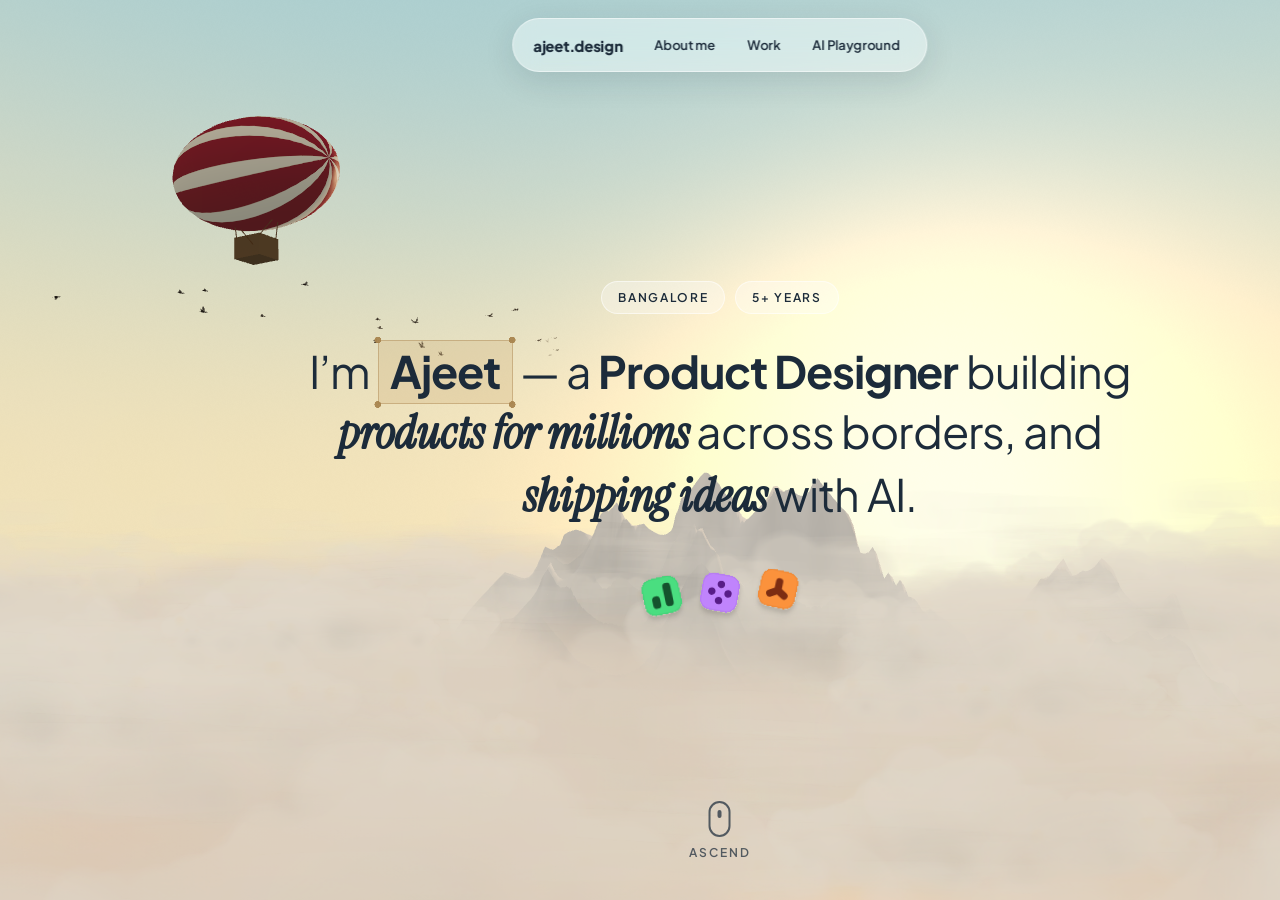
<file: __bal.html>
<!doctype html><meta charset=utf-8>
<style>html,body{margin:0;background:#111;overflow:hidden}iframe{border:0;display:block;width:1440px;height:900px}</style>
<iframe id="f" src="index.html"></iframe>
<div id="p" style="position:fixed;left:1450px;top:0;color:#0f0;background:#000;font:12px monospace;padding:6px;width:340px;white-space:pre-wrap"></div>
<script>
var f=document.getElementById('f'), errs=[];
f.onload=function(){
  f.contentWindow.addEventListener('error',function(e){errs.push(e.message);});
  setTimeout(function(){var d=f.contentWindow.document;
   [].forEach.call(d.querySelectorAll('.reveal'),function(e){e.classList.add('in');});
   document.getElementById('p').textContent='errors: '+(errs.length?errs.join('|'):'none');
  },5000);};
</script>
</file>
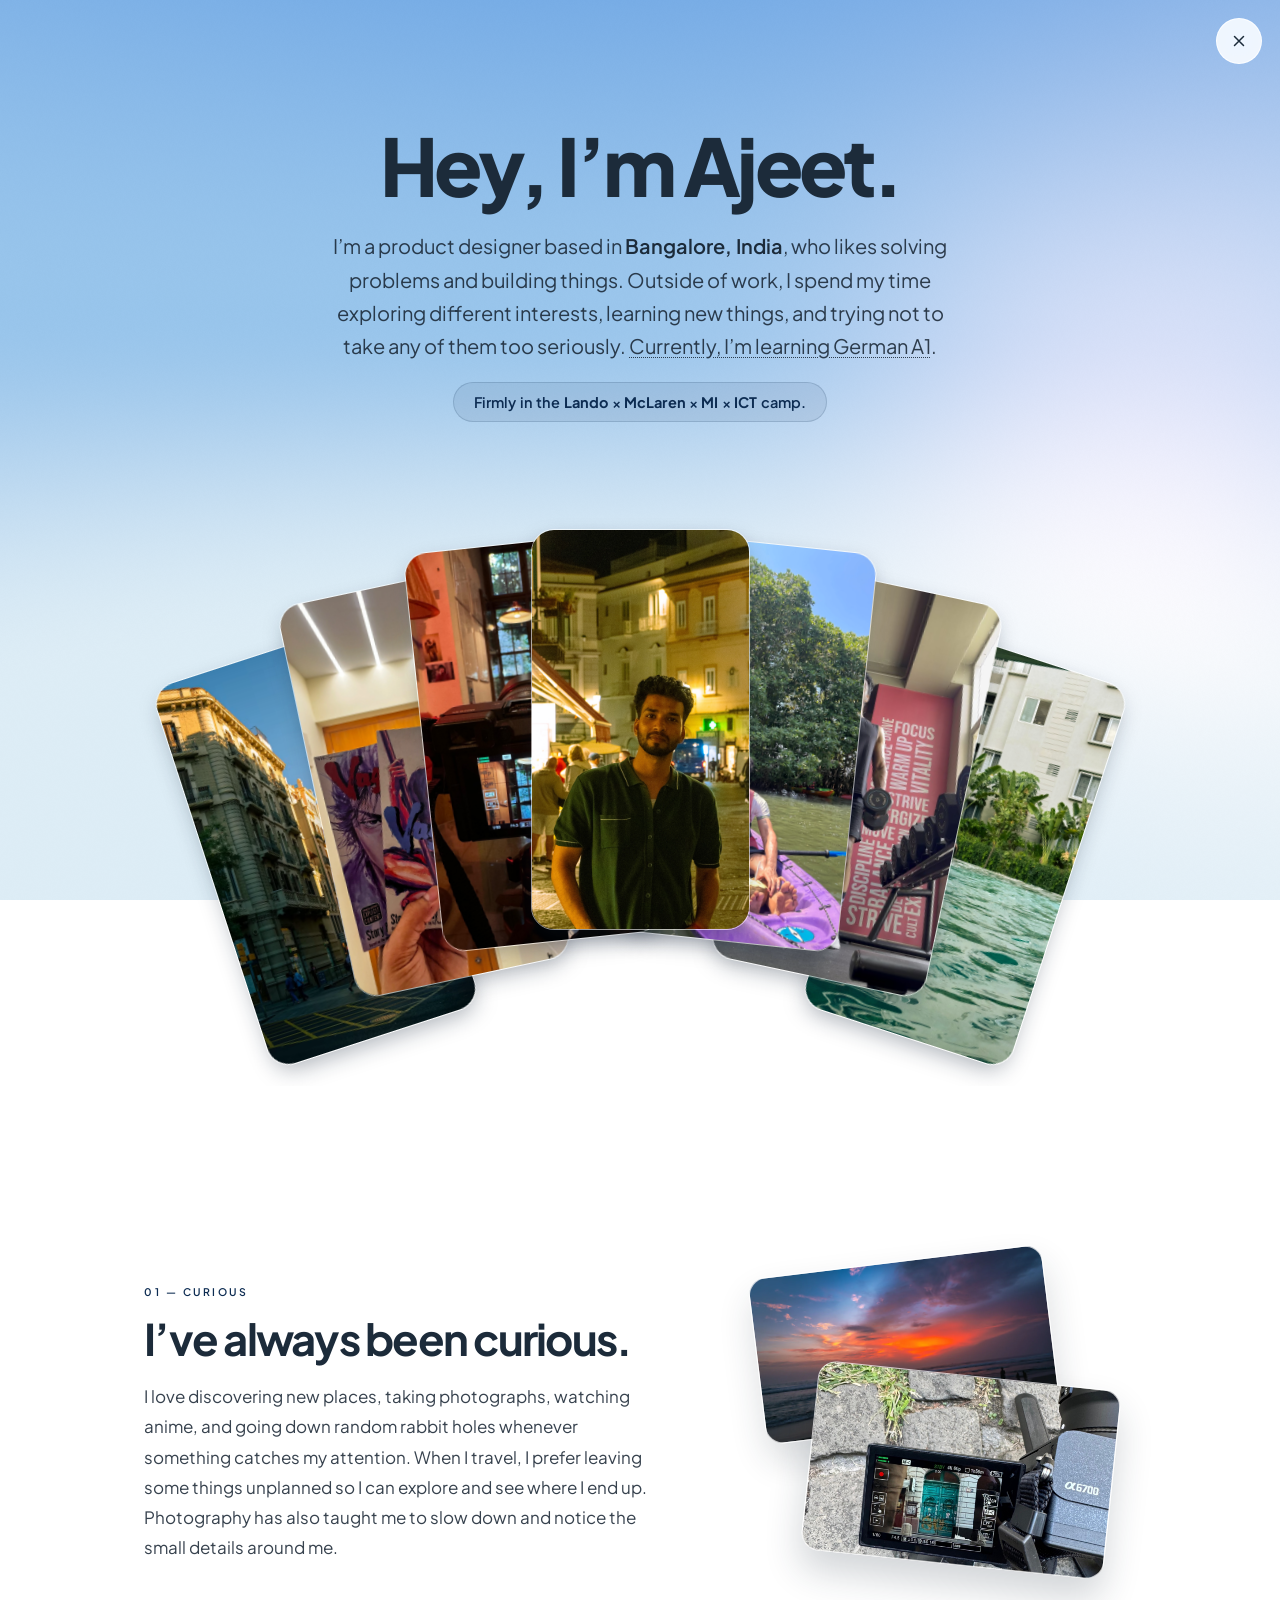
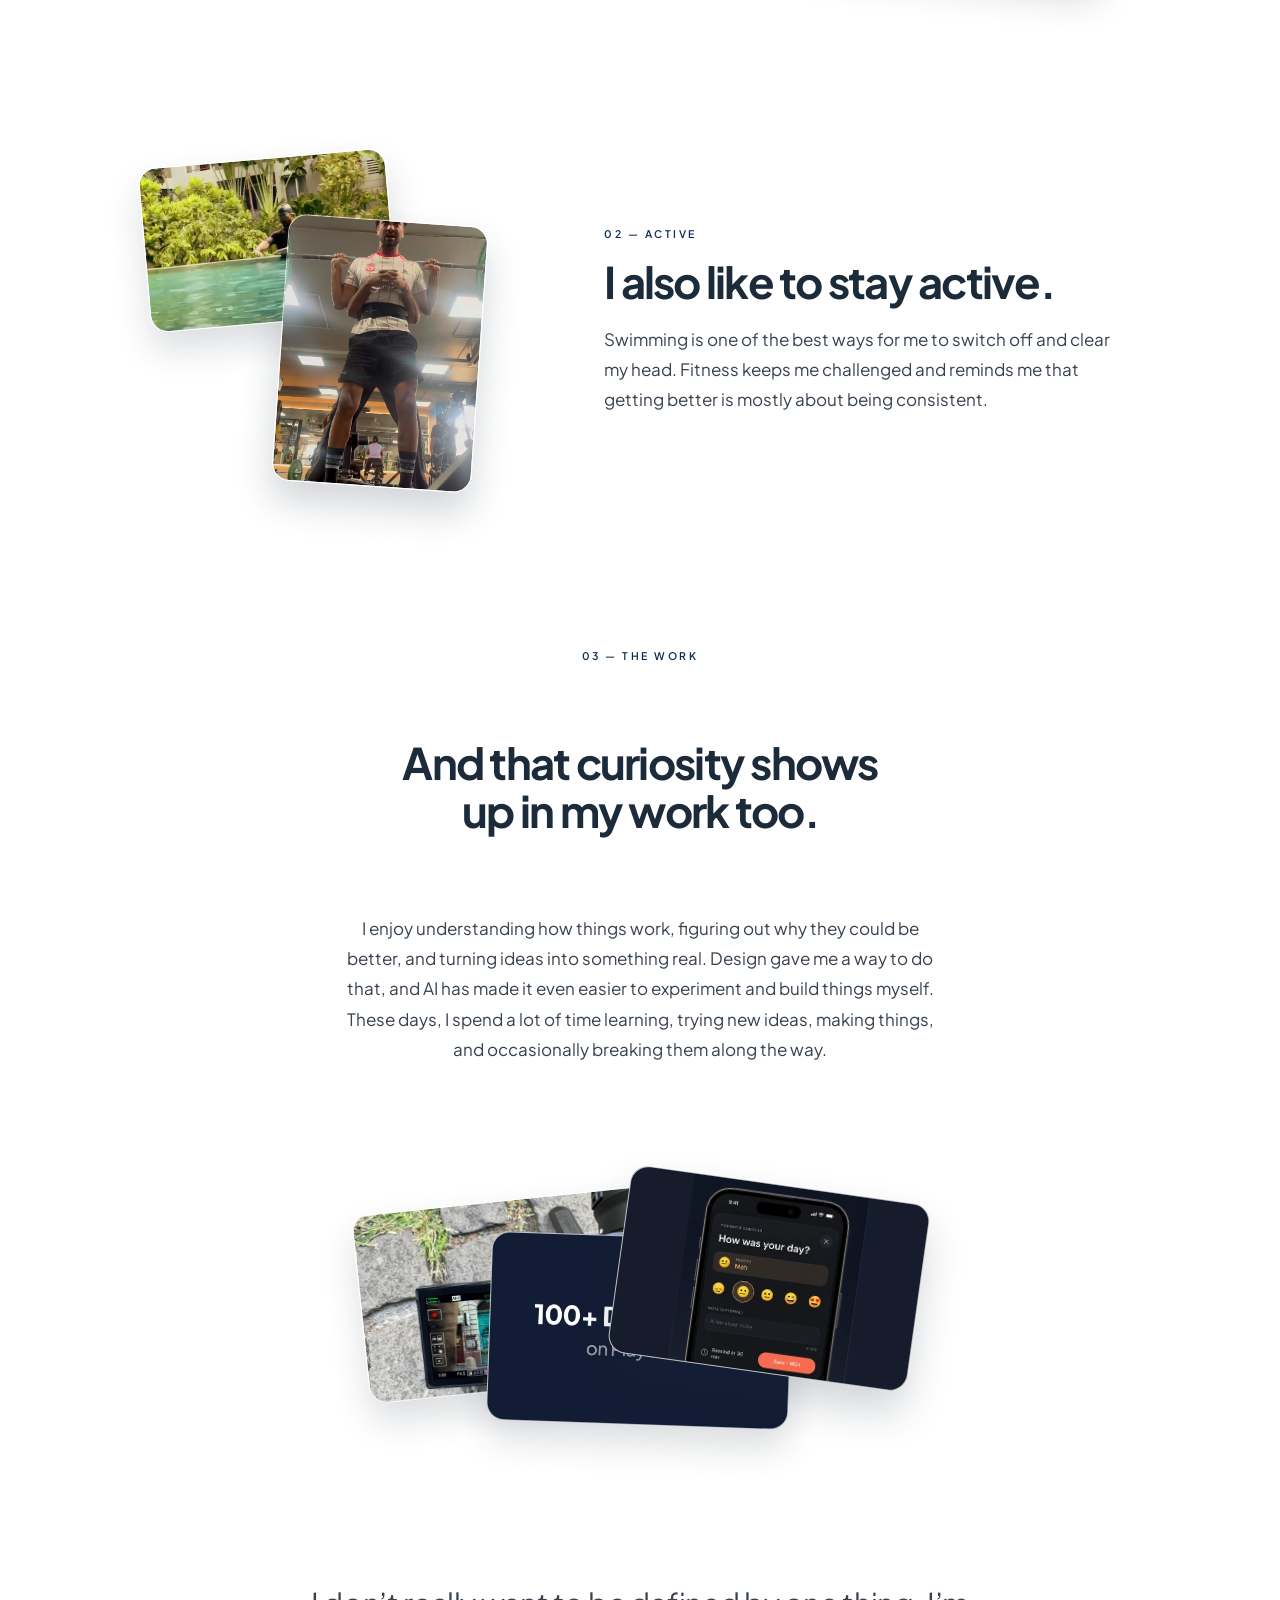
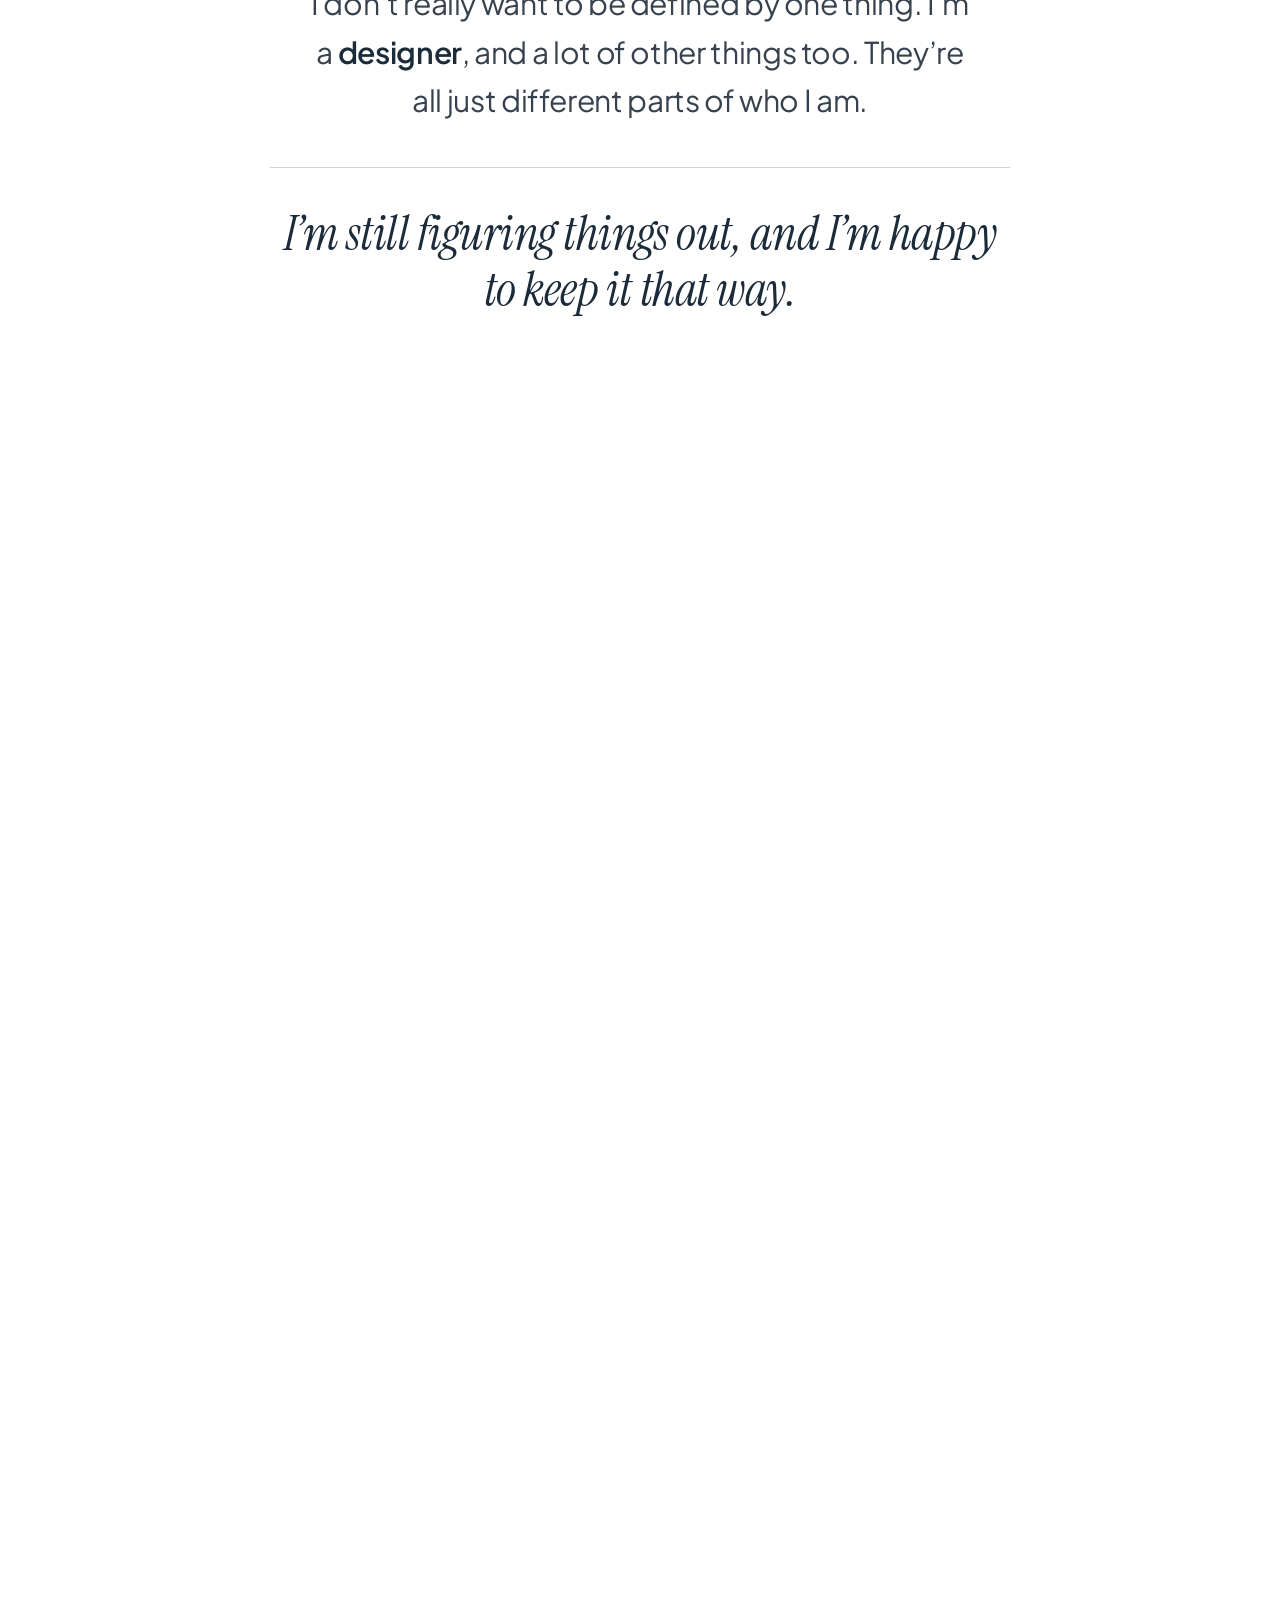
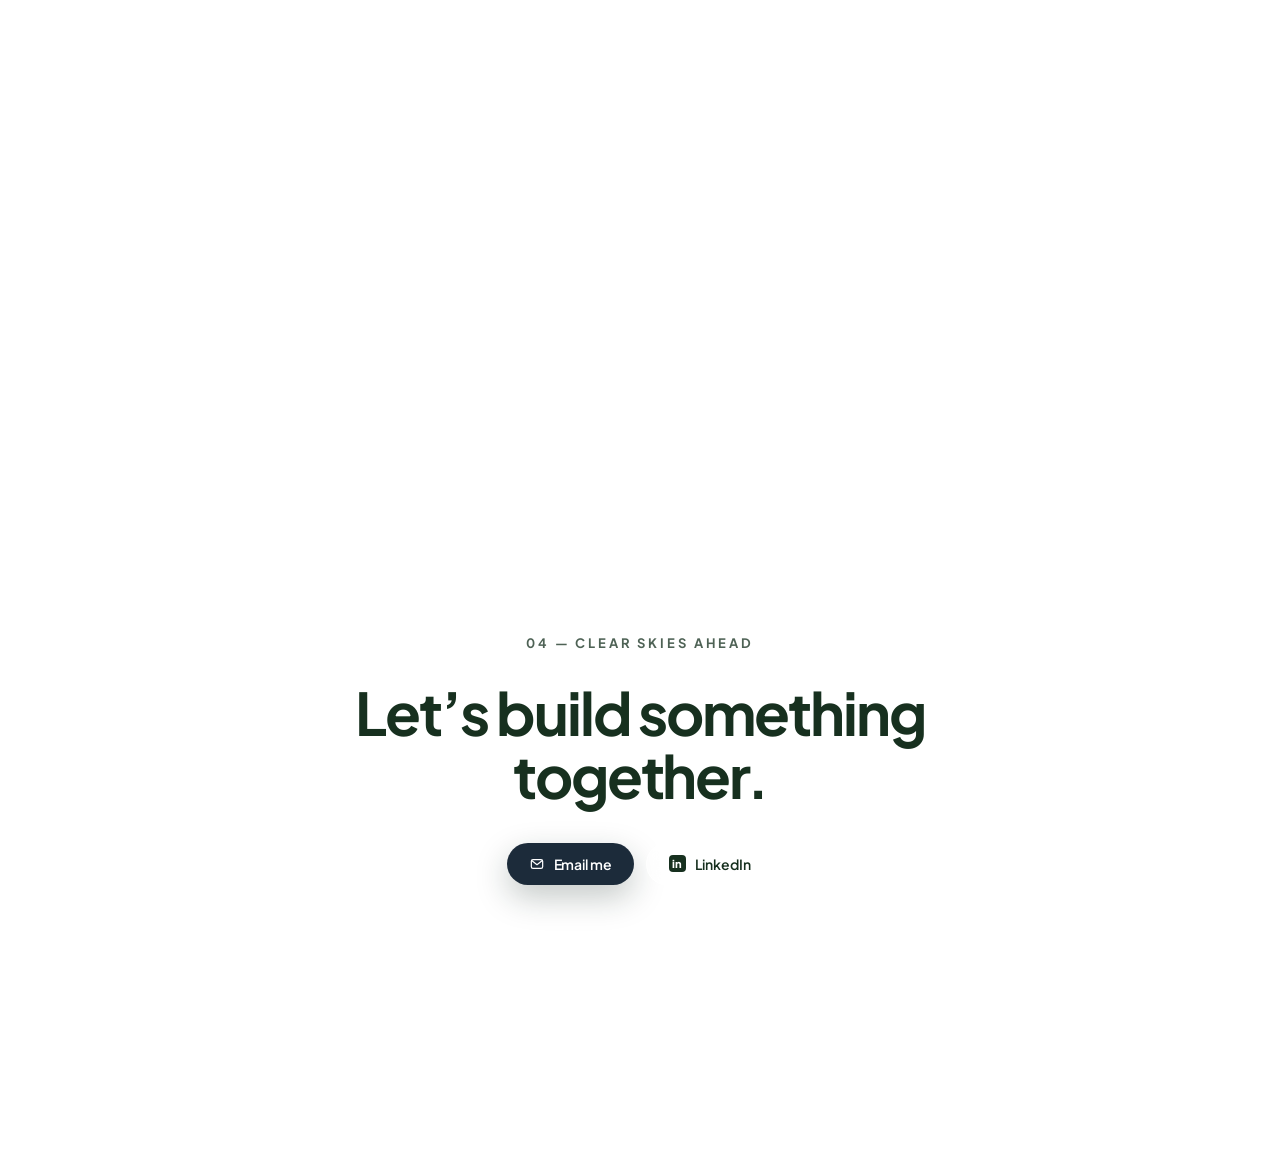
<file: about.html>
<!DOCTYPE html>
<html lang="en" class="sky-booting">
<head>
<meta charset="utf-8">
<meta name="viewport" content="width=device-width, initial-scale=1">
<title>About — Ajeet K</title>
<meta name="description" content="Ajeet — product designer in Bangalore. Curiosity, travel, photography, swimming, fitness, and the way all of it feeds back into the work.">
<meta property="og:type" content="website">
<meta property="og:site_name" content="Ajeet K">
<meta property="og:title" content="About — Ajeet K">
<meta property="og:description" content="Product designer in Bangalore. Curiosity, travel, photography, swimming, fitness, and the way all of it feeds back into the work.">
<meta property="og:url" content="https://www.ajeet.work/about.html">
<meta property="og:image" content="https://www.ajeet.work/images/og-cover.jpg">
<meta property="og:image:width" content="1200">
<meta property="og:image:height" content="630">
<meta name="twitter:card" content="summary_large_image">
<meta name="twitter:title" content="About — Ajeet K">
<meta name="twitter:description" content="Product designer in Bangalore. Curiosity, travel, photography, swimming, fitness, and the way all of it feeds back into the work.">
<meta name="twitter:image" content="https://www.ajeet.work/images/og-cover.jpg">
<link rel="icon" type="image/svg+xml" href="favicon.svg">
<link rel="icon" type="image/png" sizes="32x32" href="images/favicon-32.png">
<link rel="apple-touch-icon" href="images/apple-touch-icon.png">
<link rel="preconnect" href="https://fonts.googleapis.com">
<link rel="preconnect" href="https://fonts.gstatic.com" crossorigin>
<link rel="stylesheet" href="https://fonts.googleapis.com/css2?family=Instrument+Serif:ital@0;1&family=Plus+Jakarta+Sans:ital,wght@0,200..800;1,200..800&display=swap">
<style>
  :root {
    --font: 'Plus Jakarta Sans', -apple-system, sans-serif;
    --font-serif: 'Instrument Serif', Georgia, 'Times New Roman', serif;

    /* Ink for the SKY half of the page — which now opens BLUE and only turns
       to cream and peach on the way down, and that changes what these can be.

       A daylight blue sits around 0.30 relative luminance: the awkward middle.
       Dark type on it tops out near 5:1 no matter how dark the type gets, so
       there is no room underneath for a second, LIGHTER ink. At the 0.74 this
       page carried while its background was cream, the lede and every body
       paragraph measured 3.3:1 over the opening sky — the only contrast
       failure on the page, and on its first screen.

       0.86 measures 4.9:1 on the opening blue and 8.6:1 over the meadow. The
       consequence is deliberate and worth naming: colour is no longer carrying
       hierarchy here. `soft` and `dark` are a hair apart now, and the
       separation between a heading and the prose under it is done entirely by
       SIZE and WEIGHT — which is how it should have been carried at these
       sizes anyway. */
    --ink-dark: #1c2b3a;
    --ink-soft: rgba(22, 35, 49, 0.86);

    /* Ink for the MEADOW half. Borrowed verbatim from index.html's contact
       scene, because it IS index.html's contact scene — the two pages land in
       the same grass under the same light, so they cannot be ranging over two
       different greens. */
    --meadow-ink: #17301f;
    --meadow-soft: rgba(23, 48, 31, 0.76);

    --accent: #2f7fd4;
    /* The focus ring only — never text. It is 3.05:1 on the warm end of the
       sky, which is fine for a 2px outline and nowhere near enough for a word.

       `--accent-text` was #1f5fa8, chosen against a cream page where it
       measured 4.79:1. Over the opening BLUE it collapses to 2.15:1 — a mid
       blue label on a mid blue sky, which is the worst thing on the page and
       the least obvious, because it still looks like a considered colour.
       Taken down to a deep navy that clears 4.5:1 on the blue and still reads
       as a blue accent next to the near-black ink beside it. */
    --accent-text: #0d2c52;

    /* ── type scale ────────────────────────────────────────────────────────
       Eight steps, each at least ~1.15x its neighbour where the roles sit next
       to each other. The bottom two converge on small screens on purpose:
       below ~15px there is no room left for size to carry meaning, so meta
       separates from body by weight and tracking instead. */
    --t-display: clamp(42px, 6.2vw, 82px);   /* h1                           */
    --t-xxl:     clamp(30px, 4.0vw, 48px);   /* the closing serif line       */
    --t-xl:      clamp(27px, 3.4vw, 46px);   /* section h2                   */
    --t-lg:      clamp(21px, 2.4vw, 30px);   /* the closing statement        */
    --t-lead:    clamp(16px, 1.6vw, 20px);   /* ledes                        */
    --t-body:    clamp(15px, 1.4vw, 17px);   /* paragraphs                   */
    /* --t-meta went with the credentials line: it was the scale's smallest
       rung and its only other consumer, the back link, is an icon now. */

    /* Two widths. Display type and running prose do not want the same measure:
       a heading may take the full column, a paragraph may not. That difference
       IS the structure — it is what a heading and a paragraph look like when
       the page knows which is which. 520 lands 17px Jakarta at ~63 characters,
       which is the comfortable measure for CENTRED text (shorter than the ~70
       that reads fine when every line starts on the same left edge). */
    --measure:      520px;
    --measure-wide: 900px;
    --page:        1120px;
  }

  * { box-sizing: border-box; }
  html { scroll-behavior: smooth; }

  /* The page draws its own focus ring everywhere: a keyboard user landing on
     the close button, the deck or the mail link was otherwise getting the
     browser's default outline, which belongs to no design system here. */
  a:focus-visible, button:focus-visible, [tabindex]:focus-visible {
    outline: 2px solid var(--accent); outline-offset: 3px; border-radius: 6px;
  }

  body {
    margin: 0; font-family: var(--font); color: var(--ink-dark);
    -webkit-font-smoothing: antialiased; overflow-x: hidden;
    /* Fallback sky, and only that. The real sky is the WebGL dome behind the
       page; this gradient is the same three colours the dome's shader opens on
       (uTop / uMid / uBot of palette row 0), so a browser with no WebGL — or
       the half-second before the context is up — still shows golden hour
       rather than a white flash. Fixed, so it cannot scroll out from under. */
    background: linear-gradient(180deg, #aacfd1 0%, #f0e2ba 52%, #eec092 100%);
    background-attachment: fixed;
  }
  ::selection { background: rgba(47, 127, 212, 0.22); color: var(--ink-dark); }

  /* ── the scene layer ─────────────────────────────────────────────────── */
  #sky-canvas { position: fixed; inset: 0; width: 100%; height: 100%; z-index: 0; }
  main { position: relative; z-index: 3; }

  /* ── the cross: the only chrome on the page ───────────────────────────── */
  .x-close {
    position: fixed; top: 18px; right: 18px; z-index: 30;
    width: 46px; height: 46px; border-radius: 999px;
    display: grid; place-items: center; color: var(--ink-dark);
    /* 0.86, not 0.62: on a 390px column the body text runs right up to this
       button at every scroll position, and a live WebGL sky behind it as well.
       At 0.86 the glass still reads — the blur and saturation do that work —
       but what passes behind is hidden cleanly instead of smeared. */
    background: rgba(255, 255, 255, 0.86);
    border: 1px solid rgba(255, 255, 255, 0.9);
    backdrop-filter: blur(12px) saturate(1.4);
    -webkit-backdrop-filter: blur(12px) saturate(1.4);
    /* No shadow. A 1px hairline under a wide diffuse blur is the generated-UI
       tell — commit to one, and for a frosted pill the defined edge IS the
       material. */
    transition: transform .35s cubic-bezier(.2,.9,.25,1), background .25s ease;
  }
  .x-close:hover { background: #fff; transform: rotate(90deg); }
  .x-close svg { width: 18px; height: 18px; }

  /* ── the column ──────────────────────────────────────────────────────── */
  .page {
    display: flex; flex-direction: column; align-items: center;
    width: 100%; max-width: var(--page); margin: 0 auto;
    padding: 12vh 5vw 0;
  }
  /* The meadow footer leaves the reading column. Everything above it is
     writing and belongs inside 1120px; the footer is a SCENE, and index.html
     centres the same block on the whole viewport, so it is bled here to
     compose identically.

     `align-self` and a width, with NO negative margin: the usual
     `margin-left: calc(50% - 50vw)` bleed assumes a block in normal flow. As
     a flex child of a centring column the item is ALREADY centred at 100vw,
     and the margin then shifts it a second time — which is how an earlier cut
     of this put the whole finale ~230px left of the page's axis. */
  .meadow { align-self: center; width: 100vw; }
  .head, .panel { width: 100%; }

  /* ── the opening: empty sky, nothing but the sentence ─────────────────── */
  .head { text-align: center; padding: 2vh 0 0; }
  .head h1 {
    font-size: var(--t-display); font-weight: 800; letter-spacing: -0.048em;
    line-height: 1.0; margin: 0 0 24px;
  }
  /* 400, not the 300 carried over from the reference. Jakarta's 300 is a
     genuinely thin face, and it was being asked to hold up over a live sky
     rather than the flat cream page the reference sets it on — thin strokes
     are the first thing a moving background eats. */
  /* position: relative so the bubble below — its containing block, once
     the tip span stops being one — has somewhere unambiguous to anchor to.
     See the note on .tip for why it moved here. */
  .head .lede {
    position: relative;
    font-size: var(--t-lead); font-weight: 400; line-height: 1.66;
    color: var(--ink-soft); margin: 0 auto; max-width: 620px; text-wrap: pretty;
  }
  .head .lede b { font-weight: 600; color: var(--ink-dark); }

  /* A badge, not another line of prose — this is the one piece of the header
     that isn't part of the bio sentence, so it gets its own small affordance
     rather than blending into the lede's flow the way the German note does.
     `inline-flex` (not block/inline): the pill has to hug its own text,
     which only an inline-level box does, and `.head`'s `text-align: center`
     is what centres it as a unit once it is one. `--accent-text` and its own
     10% tint are the same colour `.eyebrow` already uses for the numbered
     section labels — a second badge in a second colour would read as two
     different systems for the same kind of thing. */
  .head .fan-tag {
    /* inline-block, not inline-flex: this holds mixed text and <b> runs,
       and flex treats each run as a separate flex item with no inter-item
       gap by default — the spaces between words were collapsing to nothing.
       inline-block keeps it plain inline text internally (spaces intact)
       while still being one atomic box, centred by `.head`'s text-align, not
       by margin: auto — auto margins don't centre an inline-level box, so
       the margin below is only a top gap. */
    display: inline-block; margin: 20px 0 0;
    padding: 10px 20px;
    font-size: 14.5px; font-weight: 600; letter-spacing: 0.01em;
    color: var(--accent-text);
    background: rgba(13, 44, 82, 0.08);
    border: 1px solid rgba(13, 44, 82, 0.16);
    border-radius: 999px;
  }
  .head .fan-tag b { font-weight: 700; }

  /* The German aside: a dotted underline and a help cursor, the same signal
     a browser's own `<abbr title>` uses — no separate icon or colour is
     needed to teach "there's more here" because that convention already
     exists.

     Plain inline — no `display: inline-block`. The lede caps at 620px,
     narrow enough that this phrase wraps on most ordinary desktop widths,
     and inline-block was tried first to keep the bubble's anchor simple: it
     forces the WHOLE phrase to jump to a new line as one atomic unit rather
     than filling the line the way the rest of the sentence does, which reads
     as a pasted-in chip rather than a continuation of what Ajeet is saying.
     Plain inline lets it wrap exactly like its neighbours — mid-phrase, same
     as any other line break in the paragraph — so it stays part of the
     sentence. The cost is that the anchor is no longer simple: see the
     script at the bottom of the page for how the bubble's position is
     actually computed. */
  .tip { text-decoration: underline dotted; text-decoration-thickness: 1.4px; text-underline-offset: 3px; cursor: help; }
  /* Dark-ink-on-white, not a new colour: it's the same pairing `.cta-solid`
     already uses in the meadow, so the one moment a dark surface appears
     over light on this page doesn't invent a second palette for it.
     `pointer-events: none` — the bubble is decorative; the span is what's
     interactive, so the bubble never needs to catch its own hover-out.

     `left: 0; top: 0`, not left unset, even though the script at the bottom
     of the page overwrites both the moment the bubble can actually be seen.
     `position: absolute` with NEITHER set resolves to the element's own
     static position — and for a wrapped inline element that can be far out
     along whatever line it happens to fall on, wide enough to push the
     WHOLE PAGE into horizontal scroll on a narrow phone even while the
     bubble sits at opacity: 0. Anchoring it at `.lede`'s own top-left corner
     first keeps it inside a box that's already width-constrained, so there
     is no gap where an invisible element can widen the page. The script
     then measures the actual rendered rect of the (possibly wrapped) phrase
     against `.lede` — which, being block, has no anchor ambiguity — and
     replaces these with exact pixels. */
  .tip .tip-bubble {
    position: absolute; left: 0; top: 0; transform: translate(-50%, -100%);
    width: max-content; max-width: 220px;
    background: var(--ink-dark); color: #fff;
    font-size: 13px; font-weight: 500; line-height: 1.45; text-align: center;
    text-decoration: none;
    padding: 9px 13px; border-radius: 10px;
    box-shadow: 0 14px 30px rgba(28, 43, 58, 0.28);
    opacity: 0; pointer-events: none;
    transition: opacity .2s ease;
  }
  .tip .tip-bubble::after {
    content: ''; position: absolute; top: 100%; left: 50%; transform: translateX(-50%);
    border: 6px solid transparent; border-top-color: var(--ink-dark);
  }
  /* `:focus-visible`, not `:focus` — this is the one non-link, non-button
     focusable thing on the page (tabindex="0" below), and the global
     [tabindex]:focus-visible rule already draws its outline; this only adds
     what that rule doesn't: revealing the bubble itself. Screen readers get
     the same text via aria-describedby regardless of this hover state, since
     `opacity: 0` (not `display: none`/`visibility: hidden`) keeps the bubble
     in the accessibility tree even while it's invisible. */
  .tip:hover .tip-bubble, .tip:focus-visible .tip-bubble {
    opacity: 1;
  }

  /* ── deck: lands as a stack, holds, then fans open ─────────────────────
     The one element carried over unchanged from the previous build, and the
     reason this page does not use the reference's static five-card arc: that
     arc is a picture of a deck, this one is a deck. Geometry all derives from
     --cw; the fan itself is painted frame-by-frame in JS, and CSS only owns
     the settle once the reveal has handed over. */
  .deck {
    /* `min(17.1vw, 28vh)`, not `17.1vw`. Card size drove the deck's height but
       was measured only against viewport WIDTH, so on a short wide window —
       1358x711, a laptop with the browser chrome open — the deck came out
       680px tall in a 711px viewport: 96% of the screen. There is no scroll
       position that shows all of it, so the top cards were always cut by the
       window edge, which reads as a broken layout rather than as scrolling.

       Capped against height as well, the deck can never exceed ~77vh. The vh
       term only wins on short viewports: at 1440x900 and on every phone the
       vw term is still smaller, so those sizes render exactly as before. */
    --cw: clamp(118px, min(17.1vw, 28vh), 268px);
    --ch: calc(var(--cw) / 0.546);
    --card-r: calc(var(--cw) * 0.105);
    --deck-ease: cubic-bezier(.16, 1, .3, 1);
    --deck-dur: 640ms;
    position: relative;
    /* Wide enough for the fan's real footprint. The cards are ROTATED — the
       outermost sit at 18 degrees — and a rotated rectangle's bounding box is
       much wider than the card: 4.48x the card width across the whole fan,
       against the 3.96x the untilted geometry suggests. Inside the 1120px
       reading column that left ~976px for a 1103px fan, so the two end cards
       were sliced down their outside edges at every desktop width. This leaves
       the column deliberately — the deck is a band of pictures, not a
       paragraph — and `align-self` centres it without the negative margin that
       double-shifts a flex child. */
    align-self: center;
    width: min(100vw - 40px, 1240px);
    /* 1.54, down from 1.6, and the exact figure is derived rather than
       eyeballed. The binding constraint is the OUTERMOST card, which sits at
       18 degrees — a rotated rectangle's bounding box is taller than the card
       itself, (cw*sin18 + ch*cos18) / 2 = 0.56ch as a half-height against the
       0.5ch an untilted card would need. Add the fan's own drop of 0.29ch at
       that seat and the box has to clear 1.52ch.

       1.56, not the 1.52 that geometry alone asks for, because HOVER moves the
       cards too: pointing at one pushes every other away from it, and the
       push adds up to 9px of extra drop on the seat furthest from the cursor.
       At 1.54 that was enough to shave the outer card's bottom corner the
       moment you reached for the middle of the deck. */
    height: calc(var(--ch) * 1.56);
    margin: clamp(16px, 3vw, 40px) 0 clamp(6px, 1.4vw, 20px);
    overflow: hidden;              /* the fan still bleeds off below ~1240px */
    touch-action: pan-y;           /* horizontal drag, vertical scroll */
    -webkit-user-select: none; user-select: none;
  }
  .deck.live { cursor: grab; }
  .deck.grabbing { cursor: grabbing; }
  .deck:focus-visible { outline: 2px solid var(--accent); outline-offset: 4px; border-radius: 20px; }
  .card {
    /* 43% of the 1.56x box above. Not independent of that number: together
       they put the centre card's top edge at 0.171ch — clear of the hover lift
       (0.073ch) and the hover scale's own growth (0.037ch) — while leaving
       0.038ch under the outermost card's rotated bottom corner, which is what
       absorbs the hover push. Change the height and re-derive this with it. */
    position: absolute; left: 50%; top: 43%;
    width: var(--cw); height: var(--ch);
    margin-left: calc(var(--cw) / -2);
    margin-top: calc(var(--ch) / -2);
    border-radius: var(--card-r);
    overflow: hidden;
    border: 1px solid rgba(255, 255, 255, 0.6);
    box-shadow: 0 calc(var(--cw) * .04) calc(var(--cw) * .1) calc(var(--cw) * -.02) rgba(15, 30, 50, 0.34);
    will-change: transform;
    opacity: 0;
  }
  .deck.live .card { transition: transform var(--deck-dur) var(--deck-ease), opacity .32s linear; }
  .deck.grabbing .card { transition: opacity .32s linear; }
  /* video sits in the same box as a still — a card holding a clip must be
     indistinguishable in layout from one holding a photograph */
  .card img, .card video { width: 100%; height: 100%; object-fit: cover; display: block; pointer-events: none; }
  /* Label for an unfilled card. Overlaid, not a grid item — as a sibling of
     the artwork it would take a row of its own and shorten it. */
  .card[data-n]::after {
    content: attr(data-n); position: absolute; inset: 0;
    display: grid; place-items: center;
    font-size: 10px; font-weight: 700;
    letter-spacing: 0.18em; text-transform: uppercase; color: rgba(255, 255, 255, 0.85);
  }

  /* ── the three movements ─────────────────────────────────────────────────
     Staged straight onto the sky, on no plate of any kind. The scene behind
     is the material — putting frosted boxes over it would hide the one thing
     the page is built to show, and turn a descent into a stack of containers. */
  .panel { display: grid; align-items: center; gap: clamp(30px, 5vw, 60px); }
  .panel { margin-top: clamp(88px, 17vh, 210px); }
  .panel.split { grid-template-columns: minmax(0, 1fr) minmax(300px, 380px); }
  .panel.split.flip { grid-template-columns: minmax(300px, 400px) minmax(0, 1fr); }
  .panel.split.flip .copy { order: 2; }
  .panel.centre { justify-items: center; text-align: center; }

  .eyebrow {
    display: block; margin-bottom: 18px;
    font-size: 10.5px; font-weight: 600; line-height: 1;
    letter-spacing: 0.24em; text-transform: uppercase; color: var(--accent-text);
  }
  .panel h2 {
    font-size: var(--t-xl); font-weight: 700; letter-spacing: -0.04em;
    line-height: 1.1; margin: 0 0 18px; text-wrap: balance;
  }
  /* 400 — see the note on .head .lede. Body copy is the one role on this page
     that has to survive whatever is passing behind it. */
  .panel p {
    font-size: var(--t-body); font-weight: 400; line-height: 1.78;
    color: var(--ink-soft); margin: 0; max-width: var(--measure);
  }
  .panel.centre h2 { max-width: 700px; margin-inline: auto; }
  .panel.centre p { margin-inline: auto; max-width: 600px; }
  .panel p + p { margin-top: 14px; }

  /* ── placeholder frames ──────────────────────────────────────────────────
     Struck through with a diagonal weave rather than filled with a rich
     gradient, because a gradient reads as a designed surface and these are
     holes: the moment Ajeet's own frames land, the stripes and the label go
     and the artwork takes the same box. The label is what each hole is FOR, set
     in ink at 62% on the light end of the weave (7.1:1) — the previous build
     had these captions at 1.76:1 in white, the only measured contrast failure
     on the page. */
  .shot {
    position: absolute; border-radius: 18px;
    display: grid; place-items: start start;
    border: 1px solid rgba(255, 255, 255, 0.72);
    box-shadow: 0 18px 34px rgba(28, 43, 58, 0.16);
    /* built from the slot's --rot so the hover rule can extend it rather than
       replace it; see the cluster slots below */
    transform: rotate(var(--rot, 0deg));
    transition: transform .42s cubic-bezier(.2, .9, .25, 1), box-shadow .42s ease;
  }
  /* Top-left, not centred. These frames overlap by design, and a centred label
     lands under the frame stacked on top of it — the first cut rendered
     "street" as "STR". Every cluster steps right and down, so each frame's own
     top-left corner is the one part of it that is always uncovered. */
  /* 0.85, not 0.62. Ten-pixel type has no contrast to spare, and 0.62 over
     the lighter stripe measured 3.91:1 — under the 4.5 it needs. The previous
     build of this page had the same labels in WHITE at 1.76:1, so this is the
     second time the same caption has been the least legible thing here; at
     0.85 it is 7.5:1 and still visibly quieter than the copy around it. */
  .shot span {
    padding: 13px 15px;
    font-size: 10px; font-weight: 700; line-height: 1;
    letter-spacing: 0.16em; text-transform: uppercase; color: rgba(28, 43, 58, 0.85);
  }
  .w-cool { background: repeating-linear-gradient(135deg, #dee6ee 0 8px, #e9eef4 8px 16px); }
  .w-warm { background: repeating-linear-gradient(135deg, #e5ded0 0 8px, #eee9de 8px 16px); }
  .w-blue { background: repeating-linear-gradient(135deg, #d6e1ee 0 8px, #e3eaf3 8px 16px); }
  .work-camera { background: center / cover no-repeat url('images/about-work-camera.jpg'); }
  .beach-sunset { background: center / cover no-repeat url('images/about-beach.webp'); }
  /* The two frames in 03 that are the work itself rather than a picture of it.
     Both are dark navy artwork on a page of golden-hour sky, which is the
     point — a shipped screen should read as a screen, not as another photo.
     Neither asset is 16/10 like the slot: the downloads card is 16/9 and the
     phone shot is near-square, so `cover` would crop the type off one or slice
     the phone. `contain` instead, on a background-color pulled from each
     asset's own edge pixels — the letterbox bar reads as more of the same
     navy artwork, not as a gap around it. */
  .app-downloads { background: #121c34 center / contain no-repeat url('images/about-downloads.webp'); }
  .app-shipped   { background: #161c2c center / contain no-repeat url('images/about-shipped.webp'); }

  /* A frame can hold a clip instead of a still, on exactly the same terms as
     one filled with a photograph: same box, same slot rotation, same cover
     crop. `place-items: stretch` overrides .shot's start/start, which is only
     there to park the placeholder label in the corner — a video has to fill
     the frame. `overflow: hidden` is what keeps it inside the 18px radius,
     since a replaced child does not inherit the parent's corners. */
  .shot.clip { overflow: hidden; place-items: stretch; }
  .shot.clip video {
    width: 100%; height: 100%; object-fit: cover;
    display: block; pointer-events: none;   /* the hover belongs to the frame */
  }

  /* Clusters are absolutely positioned inside a sized box, which is the only
     way overlapping tilted frames can be composed to the pixel. Each cluster
     therefore carries its own height, and each collapses to a flow layout
     below 860 where there is no width left to overlap into. */
  .cluster { position: relative; width: 100%; }
  .cl-tall { height: 336px; }   /* landscape frames: s2 bottom + its rotation */
  .cl-wide { height: 352px; }   /* s1 is landscape, s2 is a tall portrait clip */
  /* 256, not the 300 this carried before: at the cluster's 560px ceiling s2
     (the deepest-reaching card) bottoms out at ~246px, so 300 was sitting on
     54px of dead air that then stacked underneath the closing panel's own
     ~190-210px margin-top — the two together read as one oversized gap. 256
     leaves a small landing buffer without reopening it. */
  .cl-trio { height: 256px; width: min(100%, 560px); margin-top: clamp(30px, 4vw, 46px); }

  /* LANDSCAPE, because the two frames in it are: the beach is 16/9 and the
     camera 8/5. They were 4/5 portrait, and a landscape photo forced into that
     box loses a third of its width to the cover crop — on the beach frame that
     is most of the sky the picture is actually about. Wider and shorter also
     means they had to grow (56/58% -> 78/80%) and sit closer together, or two
     short cards in a 380px column read as stamps floating in space. */
  /* Each slot declares only its ANGLE, never its transform. The hover below
     has to compose a lift on top of that rotation, and a `transform` in the
     hover rule replaces the whole property — so the angle lives in a custom
     property and one shared rule builds the transform from it. Otherwise the
     lift would have to be written out seven times, once per slot, with the
     slot's own rotation copied into it. */
  .cl-tall .s1 { --rot: -7deg; top: 4px;   left: 0;   width: 78%; aspect-ratio: 16 / 9; }
  .cl-tall .s2 { --rot:  6deg; top: 118px; left: 14%; width: 80%; aspect-ratio: 8 / 5;
                 box-shadow: 0 20px 36px rgba(28, 43, 58, 0.2); }
  .cl-wide .s1 { --rot: -5deg; top: 12px; left: 0;   width: 62%; aspect-ratio: 3 / 2; }
  /* s2 is the squat clip, and it is PORTRAIT — 3:4, not the 3:2 s1 carries —
     so the whole rep reads: bar on the shoulders down to the feet, the knees
     bending through the middle. A landscape crop here loses the legs, which
     are the half of a squat worth showing. `max-width` caps it in px so the
     frame does not balloon when the cluster hits its 520px ceiling below
     980; the cluster height is sized to hold the taller box. */
  .cl-wide .s2 { --rot:  4deg; top: 74px; left: 34%; width: 50%; max-width: 208px;
                 aspect-ratio: 3 / 4;
                 box-shadow: 0 20px 36px rgba(28, 43, 58, 0.2); }
  .cl-trio .s1 { --rot: -6deg; top: 30px; left: 0;    width: 54%; aspect-ratio: 16 / 10; }
  .cl-trio .s2 { --rot:  2deg; top: 66px; left: 23%;  width: 54%; aspect-ratio: 16 / 10; }
  .cl-trio .s3 { --rot:  8deg; top: 14px; left: 46%;  width: 54%; aspect-ratio: 16 / 10;
                 box-shadow: 0 22px 40px rgba(28, 43, 58, 0.2); }

  /* Hover: the frame under the cursor comes to the front and lifts, the way a
     card does in the deck above. `z-index` is what actually does the work —
     these overlap, and without it the frame merely grows UNDERNEATH its
     neighbour, which reads as a glitch rather than as a pick-up.
     Guarded on `hover: hover` so a touch device, where :hover latches on tap
     and stays, never gets stuck with one frame raised. */
  @media (hover: hover) {
    .cluster .shot:hover {
      z-index: 5;
      transform: rotate(var(--rot, 0deg)) scale(1.055) translateY(-10px);
      box-shadow: 0 30px 54px rgba(28, 43, 58, 0.30);
    }
  }

  /* ── the closing statement, still in the sky ───────────────────────────
     Every word of the writing finishes above the ground. The meadow below is
     a footer — the same footer index.html lands on — so it carries no
     argument of its own, and this is the page's last thought rather than its
     first sight of grass. Sky ink, therefore, not meadow ink. */
  /* gap: 0 — `.panel`'s grid gap would stack on top of the coda's own
     margin and rule, and the two lines are one thought, not two blocks. */
  .closing { justify-items: center; text-align: center; gap: 0; }
  .closing .statement {
    font-size: var(--t-lg); font-weight: 400; letter-spacing: -0.012em;
    line-height: 1.62; color: var(--ink-soft);
    margin: 0 auto; max-width: 660px; text-wrap: pretty;
  }
  .closing .statement b { font-weight: 600; color: var(--ink-dark); }
  /* The one serif on the page, and its last line. Italic at 48px against a
     page set entirely in Jakarta — the change of voice is the point, so
     nothing else is allowed to borrow it. */
  .closing .coda {
    font-family: var(--font-serif); font-style: italic; font-weight: 400;
    font-size: var(--t-xxl); letter-spacing: -0.01em; line-height: 1.16;
    color: var(--ink-dark); max-width: 740px;
    margin: clamp(30px, 4.4vw, 42px) auto 0;
    padding-top: clamp(28px, 3.6vw, 38px);
    border-top: 1px solid rgba(28, 43, 58, 0.2);
  }

  /* ── the arrival ─────────────────────────────────────────────────────────
     Two class names here are wiring, not styling, and renaming either one
     detaches the camera from the page: `.sky-ground` on the spacer is where
     the meadow starts to resolve, `.sky-land` is where the fall is over. Both
     are read by measure() in about-sky.js.

     The spacer is the whole reason the arrival can be slow. It is not padding
     — it is the only stretch of the page where the ground is free to come up,
     and the camera's last leg is scrubbed across exactly this height. At one
     viewport the meadow snapped in; at ~1.7 it surfaces out of the haze at a
     pace you can watch. Two hard requirements: it must stay TALLER than about
     1.3 viewports (below that, about-sky.js's clamps invert and the landing
     is dragged back over the closing lines), and it must stay empty. */
  .descent-gap { width: 100%; height: clamp(760px, 172vh, 1900px); }

  /* ── the meadow: index.html's contact scene, unchanged ───────────────────
     Copied rather than re-designed, down to the 100vh centring, because it is
     meant to BE that place — the same grass reached by a different route.
     Every value below is index.html's; anything invented here would read as a
     seam between the two pages. */
  .meadow {
    min-height: 100vh; display: grid; place-items: center;
    padding: 18vh 5vw 8vh; text-align: center; color: var(--meadow-ink);
  }
  .meadow .label {
    font-size: 13px; font-weight: 700; letter-spacing: 0.22em; text-transform: uppercase;
    margin: 0 0 30px; opacity: 0.75; color: var(--meadow-soft);
  }
  .meadow h2 {
    font-size: clamp(32px, 4.6vw, 60px); font-weight: 700; letter-spacing: -0.035em;
    line-height: 1.08; margin: 0 auto 30px; max-width: 18ch;
  }
  /* two compact CTAs: solid email, frosted LinkedIn */
  .contact-row {
    display: flex; align-items: center; justify-content: center;
    gap: 12px; flex-wrap: wrap; margin-top: 34px;
  }
  .cta-btn {
    display: inline-flex; align-items: center; gap: 9px;
    font-size: 14px; font-weight: 600; letter-spacing: -0.01em;
    padding: 12px 22px; border-radius: 999px; text-decoration: none;
    transition: transform .35s cubic-bezier(.2,.9,.25,1), box-shadow .35s ease;
  }
  .cta-btn:hover { transform: translateY(-2px); }
  .cta-btn svg { width: 16px; height: 16px; }
  .cta-solid { background: #1c2b3a; color: #fff; box-shadow: 0 12px 32px rgba(20, 40, 30, 0.25); }
  .cta-solid:hover { box-shadow: 0 18px 40px rgba(20, 40, 30, 0.32); }
  .cta-ghost {
    color: var(--meadow-ink); background: rgba(255, 255, 255, 0.5);
    border: 1px solid rgba(255, 255, 255, 0.7);
    backdrop-filter: blur(10px); -webkit-backdrop-filter: blur(10px);
  }
  .cta-in {
    width: 17px; height: 17px; border-radius: 4px;
    display: grid; place-items: center;
    background: var(--meadow-ink); color: #fff;
    font-size: 11px; font-weight: 800; letter-spacing: -0.02em;
  }
  /* There is no back link down here, and that is deliberate on two counts.
     One: the brief is that this footer is index.html's meadow, which carries a
     label, a headline and two buttons and nothing else — an extra link is an
     extra element. Two: measured, a bare text link on this grass came out at
     2.2:1, the worst thing on the page, because unlike the two buttons it has
     no background of its own to sit on. The way back is the cross, fixed in
     the corner, which is on screen at every scroll position including this
     one. */

  /* ── reveals ─────────────────────────────────────────────────────────────
     One-way, driven by about-sky.js's rect pass (not IntersectionObserver:
     rects are reliable under headless capture, iframes and instant scrolls
     alike). The boot hold is the only gate — the opening copy waits for the
     sky to come up rather than arriving over a bare canvas. */
  .reveal { opacity: 0; transform: translateY(28px); transition: opacity .9s cubic-bezier(.2,.7,.2,1), transform .9s cubic-bezier(.2,.7,.2,1); }
  .reveal.in { opacity: 1; transform: none; }
  .d1 { transition-delay: .12s; }
  .d2 { transition-delay: .24s; }
  .sky-instant .reveal { transition: none !important; }

  @media (max-width: 980px) {
    .panel.split, .panel.split.flip { grid-template-columns: minmax(0, 1fr); }
    .panel.split .copy, .panel.split.flip .copy { order: 0; }
    .panel p { max-width: none; }
    .cluster { max-width: 520px; margin-inline: auto; }
  }
  @media (max-width: 860px) {
    .page { padding: 10vh 6vw 0; }
    /* 44px, not 42: this is the only way off the page, and it is the one
       control a thumb reaches for on a phone */
    .x-close { top: 14px; right: 14px; width: 44px; height: 44px; }
    .cl-tall { height: 300px; }
    .cl-wide { height: 316px; }
    .cl-wide .s2 { top: 56px; max-width: 178px; }   /* keep the tall clip in bounds on a phone */
    .cl-trio { height: 240px; }
    .cl-trio .s1, .cl-trio .s2, .cl-trio .s3 { width: 62%; }
  }
  @media (prefers-reduced-motion: reduce) {
    html { scroll-behavior: auto; }
    .reveal { opacity: 1; transform: none; transition: none; }
    .cta-btn { transition: none; }
    .deck.live .card { transition-duration: 1ms !important; }
    /* The cluster frames keep the useful half of their hover — coming to the
       front, and the deeper shadow that says so — and lose the half that is
       pure motion. This rule sits after the `hover: hover` block on purpose,
       so it overrides the lift at equal specificity. */
    .shot { transition: none; }
    .cluster .shot:hover { transform: rotate(var(--rot, 0deg)); }
    .tip .tip-bubble { transition: none; }
  }
</style>
<!-- Analytics — see js/analytics.js for the track() wrapper. Same
     data-domain as index.html and case.html; keep all three in sync. -->
<script defer data-domain="www.ajeet.work" src="https://plausible.io/js/script.js"></script>
<script src="js/analytics.js"></script>
</head>
<body>

<canvas id="sky-canvas" aria-hidden="true"></canvas>

<a class="x-close" href="index.html" aria-label="Back to the journey">
  <svg viewBox="0 0 24 24" fill="none" stroke="currentColor" stroke-width="2" stroke-linecap="round">
    <path d="M6 6l12 12M18 6L6 18"/>
  </svg>
</a>

<main class="page">

  <!-- The page opens at 420 units up, in nothing but sky. No cloud, no
       terrain, no props — the palette's row 0 is empty on purpose, so the
       first thing on screen is a sentence and a colour. -->
  <header class="head reveal">
    <h1>Hey, I&rsquo;m Ajeet.</h1>
    <p class="lede">I&rsquo;m a product designer based in <b>Bangalore, India</b>, who likes solving problems and building things. Outside of work, I spend my time exploring different interests, learning new things, and trying not to take any of them too seriously. <span class="tip" tabindex="0" aria-describedby="de-a1-tip">Currently, I&rsquo;m learning German A1<span class="tip-bubble" id="de-a1-tip" role="tooltip">Ich lerne, Deutsch zu schreiben und zu sprechen</span></span>.</p>
    <p class="fan-tag">Firmly in the <b>Lando</b> &times; <b>McLaren</b> &times; <b>MI</b> &times; <b>ICT</b> camp.</p>
  </header>

  <div class="deck" id="deck" role="img" tabindex="0"
       aria-label="A few frames from my camera roll. Drag sideways to shuffle, or use the left and right arrow keys."></div>

  <!-- 01 — the instinct -->
  <section class="panel split reveal">
    <div class="copy">
      <span class="eyebrow">01 &mdash; Curious</span>
      <h2>I&rsquo;ve always been curious.</h2>
      <p>I love discovering new places, taking photographs, watching anime, and going down random rabbit holes whenever something catches my attention. When I travel, I prefer leaving some things unplanned so I can explore and see where I end up. Photography has also taught me to slow down and notice the small details around me.</p>
    </div>
    <div class="cluster cl-tall">
      <div class="shot s1 beach-sunset" role="img"
           aria-label="People on a beach at sunset, the sky burning orange over the surf"></div>
      <div class="shot s2 work-camera" role="img"
           aria-label="Sony camera framing a turquoise doorway"></div>
    </div>
  </section>

  <!-- 02 — the contrast: one thing that slows him down, one that pushes -->
  <section class="panel split flip reveal">
    <div class="cluster cl-wide">
      <!-- Both holes here are filled with the thing a still could not carry:
           the motion itself. Each source is a tall phone clip cropped to the
           slot's 3:2 on the way in — `object-fit: cover` would otherwise
           centre-crop a 9:16 frame and lose the subject — and each holds at
           its poster until the frame is near, which is most of a scroll away.
           See the clip script below for the lazy load and reduced motion. -->
      <div class="shot s1 clip">
        <video src="images/about-pool.mp4" poster="images/about-pool-poster.jpg"
               muted playsinline loop preload="none"
               aria-label="Swimming lengths in an outdoor pool, framed by tropical greenery"></video>
      </div>
      <div class="shot s2 clip">
        <video src="images/about-lift.mp4" poster="images/about-lift-poster.jpg"
               muted playsinline loop preload="none"
               aria-label="A front-squat rep under a loaded barbell, shot from the front"></video>
      </div>
    </div>
    <div class="copy">
      <span class="eyebrow">02 &mdash; Active</span>
      <h2>I also like to stay active.</h2>
      <p>Swimming is one of the best ways for me to switch off and clear my head. Fitness keeps me challenged and reminds me that getting better is mostly about being consistent.</p>
    </div>
  </section>

  <!-- 03 — where it lands. The only section about work, which is the argument
       the header opened with. -->
  <section class="panel centre reveal">
    <span class="eyebrow">03 &mdash; The work</span>
    <h2>And that curiosity shows up in my work too.</h2>
    <p>I enjoy understanding how things work, figuring out why they could be better, and turning ideas into something real. Design gave me a way to do that, and AI has made it even easier to experiment and build things myself. These days, I spend a lot of time learning, trying new ideas, making things, and occasionally breaking them along the way.</p>
    <div class="cluster cl-trio">
      <div class="shot s1 work-camera" role="img" aria-label="Sony camera framing a turquoise doorway"></div>
      <div class="shot s2 app-downloads" role="img"
           aria-label="A card reading 100+ downloads on Play Store"></div>
      <div class="shot s3 app-shipped" role="img"
           aria-label="A shipped mood check-in screen asking How was your day, with a row of feeling emoji and a Save button"></div>
    </div>
  </section>

  <!-- The page's thesis, and the last thing said in the sky. Every word of
       the writing finishes up here: the meadow below is a footer, not a
       chapter, so it carries no argument of its own. -->
  <section class="panel closing reveal">
    <p class="statement">I don&rsquo;t really want to be defined by one thing. I&rsquo;m a <b>designer</b>, and a lot of other things too. They&rsquo;re all just different parts of who I am.</p>
    <p class="coda">I&rsquo;m still figuring things out, and I&rsquo;m happy to keep it that way.</p>
  </section>

  <!-- ── the arrival ──────────────────────────────────────────────────────
       Deliberately empty, and load-bearing for both files. `sky-ground` is the
       mark about-sky.js takes S = 4 from: the moment this spacer's top reaches
       the fold, the writing has fully left and the meadow is free to begin
       resolving without doing it underneath a paragraph. Everything below is
       the arrival, and it is given more than a viewport and a half so the
       ground can surface slowly rather than snap in. -->
  <div class="descent-gap sky-ground" aria-hidden="true"></div>

  <!-- ── the meadow: index.html's contact scene, as this page's footer ─────
       Same copy, same two buttons, same ink, same vertical centring — it is
       meant to be the identical place, reached by a different route, so
       anything invented here would show up as a seam between the two pages.
       `sky-land` is what tells about-sky.js where the fall ends; by the time
       this block's top reaches the fold the camera is standing in the grass.
       See measure() there. -->
  <section class="meadow sky-land">
    <div class="ovl">
      <p class="label reveal">04 &mdash; Clear skies ahead</p>
      <h2 class="reveal d1">Let&rsquo;s build something together.</h2>
      <div class="contact-row reveal d2">
        <a class="cta-btn cta-solid" href="mailto:ajeet.kr646@gmail.com">
          <svg viewBox="0 0 24 24" fill="none" stroke="currentColor" stroke-width="1.8" stroke-linecap="round" stroke-linejoin="round">
            <rect x="3.5" y="5.5" width="17" height="13" rx="2.5"/><path d="m4.5 7 7.5 6 7.5-6"/>
          </svg>
          Email me
        </a>
        <a class="cta-btn cta-ghost" href="https://www.linkedin.com/" target="_blank" rel="noopener">
          <span class="cta-in">in</span>
          LinkedIn
        </a>
      </div>
    </div>
  </section>

  <script>
    /* same two CTAs as index.html's meadow, same event names — see the note
       there. source_page distinguishes which route a visitor took to reach them. */
    (function () {
      var sec = document.querySelector('.meadow');
      var email = sec.querySelector('.cta-solid'), li = sec.querySelector('.cta-ghost');
      if (email) email.addEventListener('click', function () {
        if (typeof track === 'function') track('email_click', { source_page: 'about' });
      });
      if (li) li.addEventListener('click', function () {
        if (typeof track === 'function') track('linkedin_click', { source_page: 'about' });
      });
    })();
  </script>

</main>

<script>
(function () {
  /* every route home from here is a return trip, so ask index.html to skip its
     opening curtain — the cross and the footer link both count */
  [].forEach.call(document.querySelectorAll('a[href="index.html"]'), function (a) {
    a.addEventListener('click', function () {
      try { sessionStorage.setItem('skip-splash', '1'); } catch (e) {}
    });
  });

  /* ── reveal fail-safe ──────────────────────────────────────────────────
     Every block on this page starts at opacity 0 and is brought in by
     about-sky.js, which is the right place for it: the copy should wait for
     the sky to come up rather than arrive over a bare canvas.

     But it means the words are hostage to a WebGL module. Lose the context —
     no GPU, a blocklisted driver, a browser with WebGL off, a CDN font stall
     that trips the module, a parse error on an old engine — and about-sky.js
     returns early, nothing ever adds `.in`, and a visitor gets a page with
     nothing on it. A portfolio's About page failing CLOSED, to blank, is the
     worst available outcome; the sky is the enhancement and the writing is
     the page.

     So: wait past the module's own boot hold, and if it has revealed nothing
     by then, run the same rect pass here instead. Rect-based rather than an
     IntersectionObserver for the same reason about-sky.js is — it behaves
     under headless capture, in iframes and after an instant scroll — and
     progressive rather than a blanket unhide, so a merely SLOW module still
     hands over a page that reveals section by section. */
  setTimeout(function () {
    if (document.querySelector('.reveal.in')) return;   // the module has it
    var els = [].slice.call(document.querySelectorAll('.reveal'));
    var timer;
    function tick() {
      for (var i = els.length - 1; i >= 0; i--) {
        /* deliberately no `bottom > 0` test: a block already scrolled past —
           a reload below the fold, a back-navigation — has been reached, and
           testing for it would leave it invisible with no way to recover */
        if (els[i].getBoundingClientRect().top < innerHeight * 0.88) {
          els[i].classList.add('in'); els.splice(i, 1);
        }
      }
      if (!els.length) { clearInterval(timer); removeEventListener('scroll', tick); }
    }
    addEventListener('scroll', tick, { passive: true });
    timer = setInterval(tick, 400);
    tick();
  }, 3200);
})();
</script>
<script>
/* ═══════════════════════════════════════════════════════════════════════
   DECK — a stack of cards that fans open, then takes hover and drag.

   REVEAL is a *triggered* timeline, not a scroll scrub: the stack lands,
   holds for ~0.5s, then fans open over ~0.9s with the centre card leading
   and the outer cards trailing. Scrubbing it to scroll would skip the
   stack entirely whenever you scroll fast.

   FAN (settled): rotation linear in seat, x linear (~51% overlap),
   y quadratic, z-index peaking in the middle.
   HOVER: the pointed-at card lifts, grows, part-straightens and comes to
   front; every other card is pushed away from it.
   DRAG: cycles the deck through the seats, enabled once the fan is open.
   ══════════════════════════════════════════════════════════════════════ */
(function () {
  var deck = document.getElementById('deck');
  if (!deck) return;

  /* Ajeet's own frames. The hotlinked stand-ins that were here — third-party
     photographs of a real person, served from a live personal site — are gone.
     A card with neither `src` nor `video` falls back to its gradient and label,
     so the deck can fill one frame at a time. All seven are filled now.

     SEAT ORDER IS NOT ARRAY ORDER. seat() below folds the index into
     [-HALF, HALF), so the fan reads 05 06 07 | 01 | 02 03 04 left to right:
     CARDS[0] is the centre card and CARDS[6] is the one immediately left of it.

     ASPECT: the card is 0.546 : 1 (portrait, ~1 : 1.83) — see --cw / --ch.
     `object-fit: cover` centre-crops anything else SILENTLY, so a 2:3 (0.667)
     or 3:4 (0.75) portrait loses its top and bottom. Crop to 0.546 first.
     The card maxes at 268px CSS, so ~1092 x 2000 covers it at 2x. */
  var CARDS = [
    { cls: 'ph-a', label: 'Photo 01', src: 'images/about-01-night-portrait.jpg', alt: 'Portrait on a warmly lit street at night' },
    { cls: 'ph-c', label: 'Photo 02', src: 'images/about-02-kayak.jpg', alt: 'Kayaking in mangroves on a bright day' },
    /* the one card that moves. `video` takes the place of `src`; see the
       renderer below for what it does under reduced motion. */
    { cls: 'ph-e', label: 'Photo 03', video: 'images/about-gym.mp4',
      poster: 'images/about-gym-poster.jpg',
      alt: 'Lifting dumbbells in the gym' },
    { cls: 'ph-b', label: 'Photo 04', src: 'images/about-04-pool.jpg', alt: 'A swimmer at the edge of a pool, framed by tropical greenery' },
    { cls: 'ph-h', label: 'Photo 05', src: 'images/about-street.webp',
      alt: 'A street of tall balconied buildings in late afternoon light' },
    { cls: 'ph-d', label: 'Photo 06', src: 'images/about-manga.webp',
      alt: 'Holding two volumes of the manga Vagabond' },
    { cls: 'ph-i', label: 'Photo 07', src: 'images/about-03-camera-room.jpg', alt: 'Camera poised in a warmly lit room' }
  ];

  var CFG = {
    /* settled fan */
    rotStep: 6,           // deg per seat from centre
    xFactor: .494,        // x = seat * cardW * this
    yFactor: .0324,       // y = seat^2 * cardH * this

    /* the stack it starts as — a few px of slop across the seven cards */
    stackRot: [-2.4, 1.7, -1.1, .5, 2.1, -1.5, 2.6],
    stackX:   [-3, 2, -1, 0, 2, -2, 3],
    stackRise: .13,       // x cardH, how far below it enters from

    /* reveal timeline, as fractions of TOTAL */
    TOTAL: 1650,          // ms
    riseEnd: .16,         // stack has landed
    openAt: .30,          // hold is over, fan starts
    openLag: .18,         // outermost card trails the centre by this much
    liveAt: .86,          // hand interaction over to CSS

    /* hover */
    hoverLift: .073,      // x cardH, upward
    hoverScale: 1.075,
    hoverStraighten: .55, // eases toward upright, not all the way to 0
    push: [0, .205, .102, .047, .024]  // x cardW, by seat-distance from hovered
  };

  var N = CARDS.length, HALF = N / 2;
  var clamp = function (v, a, b) { return v < a ? a : v > b ? b : v; };
  var lerp = function (a, b, t) { return a + (b - a) * t; };
  var outQuart = function (t) { return 1 - Math.pow(1 - t, 4); };
  var outCubic = function (t) { return 1 - Math.pow(1 - t, 3); };
  /* fold into [-HALF, HALF) so the deck cycles endlessly */
  var seat = function (v) { return ((v + HALF) % N + N) % N - HALF; };

  var reduced = matchMedia('(prefers-reduced-motion: reduce)').matches;
  var hover = null, pos = 0, open = 0;

  var els = CARDS.map(function (c, i) {
    var el = document.createElement('div');
    el.className = 'card ' + (c.src || c.video ? '' : c.cls);
    if (c.video) {
      /* A card can hold a clip instead of a still. muted + playsinline is what
         makes autoplay legal in every browser; loop is the point of it here.
         Under reduced motion it does not autoplay and does not loop — the
         poster stands in, which is the same still the card would have had. */
      var vid = document.createElement('video');
      vid.src = c.video;
      if (c.poster) vid.poster = c.poster;
      vid.muted = true; vid.playsInline = true;
      vid.setAttribute('muted', ''); vid.setAttribute('playsinline', '');
      vid.preload = 'metadata';
      vid.setAttribute('aria-label', c.alt || c.label);
      if (!reduced) { vid.loop = true; vid.autoplay = true; }
      el.appendChild(vid);
    } else if (c.src) {
      var img = document.createElement('img');
      img.src = c.src; img.alt = c.alt || '';
      img.draggable = false; img.decoding = 'async';
      el.appendChild(img);
    } else {
      el.setAttribute('data-n', c.label);
    }
    el.addEventListener('pointerenter', function () {
      if (open >= CFG.liveAt && !drag.on) { hover = i; paint(); }
    });
    el.addEventListener('pointerleave', function () {
      if (hover === i) { hover = null; paint(); }
    });
    deck.appendChild(el);
    return el;
  });

  function paint() {
    var cw = els[0].offsetWidth || 1;
    var ch = els[0].offsetHeight || 1;
    var rise = outCubic(clamp(open / CFG.riseEnd, 0, 1));
    var live = open >= CFG.liveAt;
    var hSeat = (live && hover !== null) ? seat(hover - pos) : null;

    for (var i = 0; i < N; i++) {
      var s = seat(i - pos), d = Math.abs(s);

      /* the fan opens outward: centre card first, outermost last */
      var lag = (d / HALF) * CFG.openLag;
      var span = 1 - CFG.openAt - CFG.openLag;
      var e = outQuart(clamp((open - CFG.openAt - lag) / span, 0, 1));

      var x = lerp(CFG.stackX[i % N], s * cw * CFG.xFactor, e);
      var y = lerp(0, s * s * ch * CFG.yFactor, e);
      var rot = lerp(CFG.stackRot[i % N], s * CFG.rotStep, e);
      var sc = 1;
      var z = 60 - Math.round(d * 10);

      y += (1 - rise) * ch * CFG.stackRise;          // entrance from below

      if (hover === i) {
        y -= ch * CFG.hoverLift;
        sc *= CFG.hoverScale;
        rot *= CFG.hoverStraighten;
        z = 200;
      } else if (hSeat !== null) {
        var k = Math.min(Math.round(Math.abs(s - hSeat)), 4);
        x += Math.sign(s - hSeat) * cw * CFG.push[k];
        y += Math.min(k, 3) * 3;
      }

      /* fade the seat that is mid-wrap so cycling never pops */
      var wrapOp = d > 3.02 ? clamp((HALF + .04 - d) / .5, 0, 1) : 1;
      var enterOp = clamp(open / (CFG.riseEnd * .8), 0, 1);

      var el = els[i];
      el.style.transform = 'translate3d(' + x.toFixed(2) + 'px,' + y.toFixed(2) + 'px,0) rotate(' + rot.toFixed(3) + 'deg) scale(' + sc.toFixed(4) + ')';
      el.style.zIndex = z;
      el.style.opacity = Math.min(wrapOp, enterOp);
      el.style.pointerEvents = wrapOp < .6 ? 'none' : '';
    }
  }

  var started = false;
  function run() {
    if (started) return;
    started = true;
    if (reduced) { open = 1; deck.classList.add('live'); paint(); return; }
    var t0 = performance.now();
    (function frame() {
      open = clamp((performance.now() - t0) / CFG.TOTAL, 0, 1);
      paint();
      if (open >= CFG.liveAt) deck.classList.add('live');  // CSS takes the hover
      if (open < 1) requestAnimationFrame(frame);
    })();
  }

  new IntersectionObserver(function (es) {
    es.forEach(function (en) {
      if (!en.isIntersecting) return;
      setTimeout(run, 260);            // let the intro settle, then the deck
    });
  }, { threshold: .1, rootMargin: '0px 0px -12% 0px' }).observe(deck);

  addEventListener('resize', paint);

  /* ── drag to shuffle ─────────────────────────────────────────────────── */
  var drag = { on: false, id: null, x0: 0, pos0: 0, lastX: 0, lastT: 0, v: 0 };
  var step = function () { return (els[0].offsetWidth || 200) * CFG.xFactor; };
  var snapRAF = 0;

  deck.addEventListener('pointerdown', function (e) {
    if (e.button || open < CFG.liveAt) return;
    drag.on = true; drag.id = e.pointerId;
    drag.x0 = drag.lastX = e.clientX;
    drag.pos0 = pos; drag.v = 0; drag.lastT = performance.now();
    hover = null;
    deck.classList.add('grabbing');
    deck.setPointerCapture(e.pointerId);
    cancelAnimationFrame(snapRAF);
    paint();
  });

  deck.addEventListener('pointermove', function (e) {
    if (!drag.on || e.pointerId !== drag.id) return;
    var now = performance.now();
    drag.v = (e.clientX - drag.lastX) / Math.max(now - drag.lastT, 1);   // px/ms
    drag.lastX = e.clientX; drag.lastT = now;
    pos = drag.pos0 - (e.clientX - drag.x0) / step();
    paint();
  });

  function release(e) {
    if (!drag.on || (e && e.pointerId !== drag.id)) return;
    drag.on = false;
    deck.classList.remove('grabbing');
    snap(Math.round(pos + clamp(-drag.v * 190 / step(), -2.4, 2.4)));  // flick carries
  }
  deck.addEventListener('pointerup', release);
  deck.addEventListener('pointercancel', release);

  function snap(target) {
    var from = pos, t0 = performance.now(), dur = reduced ? 1 : 760;
    cancelAnimationFrame(snapRAF);
    (function frame() {
      var t = clamp((performance.now() - t0) / dur, 0, 1);
      pos = lerp(from, target, outQuart(t));
      paint();
      if (t < 1) snapRAF = requestAnimationFrame(frame);
      else pos = ((target % N) + N) % N;
    })();
  }

  deck.addEventListener('keydown', function (e) {
    if (open < CFG.liveAt) return;
    if (e.key === 'ArrowRight') { snap(Math.round(pos) + 1); e.preventDefault(); }
    if (e.key === 'ArrowLeft') { snap(Math.round(pos) - 1); e.preventDefault(); }
  });

  paint();
})();
</script>

<script>
/* ══════════════════════════════════════════════════════════════════════
   CLIP FRAMES — the cluster shots that hold video rather than a still.

   Two things the markup cannot say on its own:

   LAZY. Both clips sit in panel 02, most of a descent below the fold, and
   together they are by far the heaviest thing on this page. `preload="none"`
   in the markup means nothing is fetched until this decides to; the poster
   holds each frame in the meantime, so the cluster is never a hole waiting on
   a download. They also pause on the way out — the descent keeps a WebGL
   scene running the whole time, and a decoder chewing on an off-screen clip
   is frames taken from that.

   REDUCED MOTION. No load, no play: the poster is the frame, which is the
   same still the slot would have had if it held a photograph. Matches what
   the deck above does with its own clip.

   Rect-based, not an IntersectionObserver, for the same reason the reveal
   pass above is: it has to behave under headless capture, in an iframe, and
   after an instant scroll — an observer registered against a page that was
   jumped rather than scrolled can sit there never reporting the frame it is
   watching, and this one owns whether the clip loads at all.
   ══════════════════════════════════════════════════════════════════════ */
(function () {
  var vids = [].slice.call(document.querySelectorAll('.shot.clip video'));
  if (!vids.length) return;
  if (matchMedia('(prefers-reduced-motion: reduce)').matches) return;

  /* Over half a viewport of lead-in: enough that the first frames are decoded
     by the time the panel is actually on screen, not so much that the fetch
     starts while the page is still up in the open sky. */
  var LEAD = 0.6;

  function tick() {
    var vh = innerHeight;
    for (var i = 0; i < vids.length; i++) {
      var v = vids[i], r = v.getBoundingClientRect();
      var near = r.top < vh * (1 + LEAD) && r.bottom > -vh * LEAD;
      if (near) {
        if (v.preload === 'none') { v.preload = 'auto'; v.load(); }
        if (v.paused) {
          var p = v.play();
          if (p && p.catch) p.catch(function () {});  /* refused: the poster stands */
        }
      } else if (!v.paused) {
        v.pause();
      }
    }
  }

  addEventListener('scroll', tick, { passive: true });
  addEventListener('resize', tick);
  setInterval(tick, 500);   /* scroll events don't always dispatch; see above */
  tick();
})();
</script>

<script>
/* ═══════════════════════════════════════════════════════════════════════
   GERMAN TOOLTIP — positions the bubble from the phrase's ACTUAL rendered
   rect, because CSS alone no longer has one to work from.

   The phrase (`.tip`) is plain inline text, on purpose (see the CSS): it
   wraps like the rest of the sentence rather than jumping to a new line as
   one unit, which is what makes it read as part of the paragraph and not a
   pasted-in chip. The cost is that a wrapped inline element doesn't have a
   single box for `position: absolute; left: 50%` to be 50% OF — so instead,
   on the two moments the bubble can appear, this measures the span's own
   `getBoundingClientRect()` (a union box even when it's split across two
   lines, which is exactly what's needed here) against `.lede`'s — the
   nearest positioned block ancestor, i.e. the bubble's real containing
   block — and writes the difference in as exact pixels. Arithmetic, not a
   layout trick, so it's correct whether the phrase sits on one line or two. */
(function () {
  var tip = document.querySelector('.tip');
  if (!tip) return;
  var bubble = tip.querySelector('.tip-bubble');
  var host = tip.closest('.lede');
  if (!bubble || !host) return;

  function place() {
    var h = host.getBoundingClientRect(), t = tip.getBoundingClientRect();
    bubble.style.left = (t.left - h.left + t.width / 2) + 'px';
    bubble.style.top = (t.top - h.top - 11) + 'px';   /* 11 = the resting gap above the phrase */
  }

  tip.addEventListener('pointerenter', place);
  tip.addEventListener('focus', place);
  /* A resize while the bubble is already open is the one case a plain
     enter/focus listener misses — re-measure only then, not on every
     resize regardless of state. */
  addEventListener('resize', function () {
    if (tip.matches(':hover') || document.activeElement === tip) place();
  });
})();
</script>

<!-- The descent. Bump ?v= after any change here or the browser will keep
     flying the old camera path. -->
<script type="module" src="js/about-sky.js?v=14"></script>

</body>
</html>
</file>
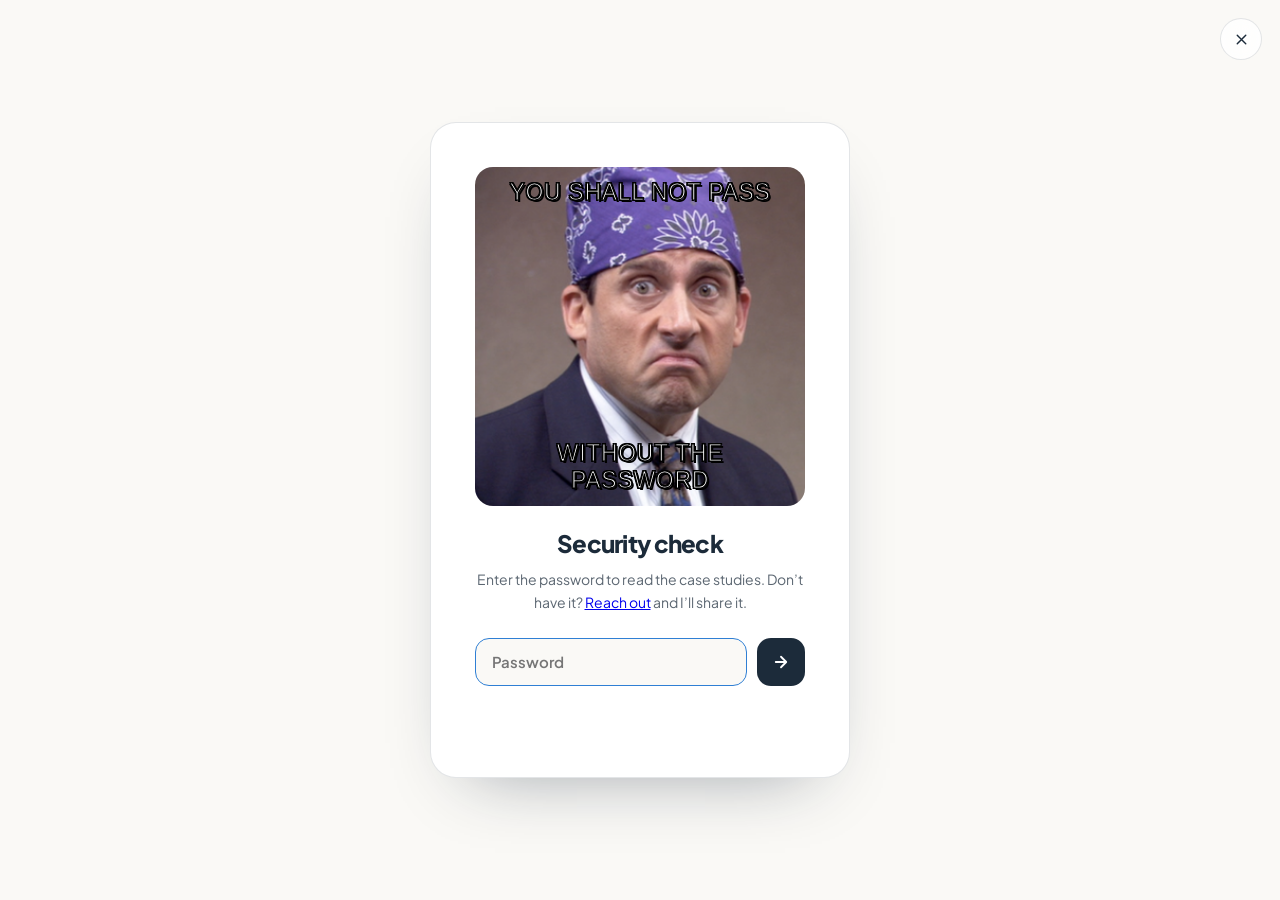
<file: case.html>
<!DOCTYPE html>
<html lang="en">
<head>
<meta charset="utf-8">
<meta name="viewport" content="width=device-width, initial-scale=1">
<title>Case study — Ajeet K</title>
<meta name="description" content="A password-protected product design case study by Ajeet K, Senior Product Designer at Porter.">
<meta property="og:type" content="website">
<meta property="og:site_name" content="Ajeet K">
<meta property="og:title" content="Case study — Ajeet K">
<meta property="og:description" content="A password-protected product design case study by Ajeet K, Senior Product Designer at Porter.">
<meta property="og:url" content="https://www.ajeet.work/case.html">
<meta property="og:image" content="https://www.ajeet.work/images/og-cover.jpg">
<meta property="og:image:width" content="1200">
<meta property="og:image:height" content="630">
<meta name="twitter:card" content="summary_large_image">
<meta name="twitter:title" content="Case study — Ajeet K">
<meta name="twitter:description" content="A password-protected product design case study by Ajeet K, Senior Product Designer at Porter.">
<meta name="twitter:image" content="https://www.ajeet.work/images/og-cover.jpg">
<link rel="icon" type="image/svg+xml" href="favicon.svg">
<link rel="icon" type="image/png" sizes="32x32" href="images/favicon-32.png">
<link rel="apple-touch-icon" href="images/apple-touch-icon.png">
<link rel="preconnect" href="https://fonts.googleapis.com">
<link rel="preconnect" href="https://fonts.gstatic.com" crossorigin>
<link rel="stylesheet" href="https://fonts.googleapis.com/css2?family=Instrument+Serif:ital@0;1&family=Plus+Jakarta+Sans:ital,wght@0,200..800;1,200..800&display=swap">
<style>
  :root {
    --font: 'Plus Jakarta Sans', -apple-system, sans-serif;
    --font-serif: 'Instrument Serif', Georgia, 'Times New Roman', serif;
    --ink-dark: #1c2b3a;
    --ink-soft: rgba(28, 43, 58, 0.72);
    --ink-faint: rgba(28, 43, 58, 0.5);
    --accent: #2f7fd4;
    --rule: rgba(28, 43, 58, 0.12);
    --page: #faf9f6;
  }
  * { box-sizing: border-box; }
  html { scroll-behavior: smooth; }
  body {
    margin: 0; font-family: var(--font); background: var(--page); color: var(--ink-dark);
    -webkit-font-smoothing: antialiased; overflow-x: hidden;
  }
  .wrap { width: min(92vw, 1080px); margin: 0 auto; }
  .narrow { width: min(92vw, 760px); margin: 0 auto; }

  /* ── the cross: the only chrome on the page ───────────────────────────── */
  .cs-close {
    position: fixed; top: 18px; right: 18px; z-index: 20;
    width: 42px; height: 42px; border: 1px solid var(--rule); border-radius: 999px;
    background: rgba(255, 255, 255, 0.82); cursor: pointer;
    display: grid; place-items: center; color: var(--ink-dark);
    backdrop-filter: blur(12px) saturate(1.4);
    -webkit-backdrop-filter: blur(12px) saturate(1.4);
    transition: transform .35s cubic-bezier(.2,.9,.25,1), background .25s ease;
    text-decoration: none;
  }
  .cs-deck { position: fixed; inset: 0; width: 100%; height: 100%; border: 0; z-index: 10; background: #0B1220; }
  .cs-close:hover { background: var(--ink-dark); color: #fff; transform: rotate(90deg); }
  .cs-close svg { width: 17px; height: 17px; }

  /* ── hero: eyebrow → title → intro | meta rail → feature banner ────────── */
  .cs-hero { padding: clamp(52px, 7vh, 84px) 0 clamp(36px, 5.5vh, 56px); }
  .cs-eyebrow {
    display: flex; align-items: center; gap: 9px; margin: 0 0 18px;
    font-size: 11px; font-weight: 700; letter-spacing: 0.2em; text-transform: uppercase;
    color: var(--accent);
  }
  .cs-eyebrow .dot { width: 6px; height: 6px; border-radius: 999px; background: var(--accent); flex: none; }
  .cs-hero h1 {
    font-family: var(--font-serif); font-weight: 400; letter-spacing: -0.015em;
    font-size: clamp(34px, 4.6vw, 58px); line-height: 1.06;
    margin: 0 0 clamp(20px, 2.6vw, 30px); max-width: 17ch;
  }
  .cs-hero .sub { font-size: clamp(14px, 1.5vw, 17px); line-height: 1.7; color: var(--ink-soft); margin: 0; max-width: 58ch; }
  .hero-banner {
    margin: clamp(36px, 5.5vw, 64px) 0 0;
    overflow: hidden; border-radius: 24px;
  }
  .hero-banner .shot {
    border: 0; border-radius: 0;
    aspect-ratio: 3240 / 1860; height: auto;
    will-change: transform;
  }

  /* hero grid: intro left, meta rail right */
  .hero-grid {
    display: grid; grid-template-columns: minmax(0, 1fr) clamp(200px, 22vw, 250px);
    gap: clamp(36px, 6vw, 110px); align-items: start;
  }
  .cs-meta { margin: 0; }
  .cs-meta > div { padding: 11px 0; border-top: 1px solid var(--rule); }
  .cs-meta dt { font-size: 10px; font-weight: 700; letter-spacing: 0.18em; text-transform: uppercase; color: var(--ink-faint); margin: 0 0 5px; }
  .cs-meta dd { margin: 0; font-size: 13px; font-weight: 600; line-height: 1.5; }

  /* ── image placeholders — swap each .shot for <img class="shot" src="…"> ─ */
  .shot {
    width: 100%; border-radius: 20px; border: 1px solid rgba(255,255,255,0.5);
    display: grid; place-items: center; overflow: hidden; object-fit: cover;
    aspect-ratio: 16 / 9;
  }
  div.shot::after {
    content: attr(data-n); font-size: 11px; font-weight: 700; letter-spacing: 0.2em;
    text-transform: uppercase; color: rgba(255,255,255,0.9); text-align: center; padding: 0 20px;
  }
  .shot.tall { aspect-ratio: 4 / 3; }
  .shot.bleed { border-radius: 24px; }
  /* Opt-in via `wide: true` on a FIGURES entry, for artwork whose subject is a
     row of phone screens: inside a problem block a figure renders in the grid's
     right column (~806px of a 1080px wrap), where three phones land ~169px each
     and their UI is unreadable. The frame's height is fixed by the artwork's own
     aspect, so WIDTH is the only lever that scales them.

     Grows RIGHTWARD only. The left is occupied by .prob-rail, which is sticky —
     it sits beside the figure the whole time it is on screen — so expanding that
     way would slide the artwork underneath it.

     Sized by width rather than centred with a margin/transform: any 50% there
     resolves against the problem COLUMN, not the wrap, which pushes the figure
     right and off the viewport. The column's right edge coincides with the
     wrap's right edge, so the room available is half the difference between
     viewport and wrap, less a gutter. max() floors it at 0 so narrow viewports
     opt out instead of overflowing. */
  .shot--wide {
    /* Two guards, both deliberate:
       · the 48px gutter (was 20px) absorbs a classic scrollbar — `vw` counts
         the scrollbar, the layout width does not, so vw-based breakout math
         overshoots by half the scrollbar on any browser that reserves space
         for one. Headless hides scrollbars, so that error is invisible in
         capture and only shows up on a real machine.
       · the 160px cap stops the breakout growing without limit on a wide
         display, where 50vw - 540px runs to 700px+ and the figure would tower
         over the column of text it belongs to. */
    width: calc(100% + min(160px, max(0px, 50vw - min(46vw, 540px) - 48px)));
    max-width: none;
  }
  .g1 { background: linear-gradient(135deg, #ffd8a6, #ff9d6c 55%, #f76b8a); }
  .g2 { background: linear-gradient(135deg, #a6d8ff, #6c9dff 55%, #7b6bf7); }
  .g3 { background: linear-gradient(135deg, #c3f0c8, #6cc9a4 55%, #3f9d8a); }
  .g4 { background: linear-gradient(135deg, #e8d5ff, #b98cf5 55%, #8a6bf7); }
  .g5 { background: linear-gradient(135deg, #cfe0f2, #8fa9c6 55%, #5b7796); }

  /* ── section nav: sits in-flow after the hero, so it's off-screen at the
       top of the page; sticky only locks it to the viewport top once
       scrolling carries it there, right as Context arrives. Underline
       marks the section currently in view. ─────────────────────────────── */
  .secnav {
    position: sticky; z-index: 15; top: 0;
    background: rgba(250, 249, 246, 0.92);
    backdrop-filter: blur(14px) saturate(1.3);
    -webkit-backdrop-filter: blur(14px) saturate(1.3);
    padding-top: 22px;
  }
  .secnav .wrap { display: grid; grid-auto-flow: column; grid-auto-columns: 1fr; gap: clamp(16px, 3vw, 40px); }
  .secnav a {
    display: block; min-width: 0; text-decoration: none; color: var(--ink-dark);
    padding-bottom: 14px; border-bottom: 1px solid var(--rule);
    transition: border-color .35s ease;
  }
  .secnav a b { display: block; font-size: 14px; font-weight: 700; letter-spacing: -0.01em; }
  .secnav a span {
    display: block; margin-top: 3px; font-size: 13px; color: var(--ink-soft);
    white-space: nowrap; overflow: hidden; text-overflow: ellipsis;
  }
  .secnav a:hover { border-bottom-color: var(--ink-faint); }
  .secnav a.on { border-bottom: 2px solid var(--accent); padding-bottom: 13px; }
  /* below this the .wrap is wide enough to run under the fixed cross */
  @media (max-width: 1240px) { .secnav .wrap { padding-right: 54px; } }
  #cs section { scroll-margin-top: 70px; }

  /* ── sections ──────────────────────────────────────────────────────────── */
  section { padding: clamp(60px, 9vh, 104px) 0; }
  /* every section opens on a number + label, then a full-width rule before
     the heading — the rule is what gives each beat a hard start */
  .kicker {
    display: flex; align-items: baseline; gap: 10px;
    font-size: 11px; font-weight: 700; letter-spacing: 0.22em; text-transform: uppercase;
    color: var(--ink-faint); margin: 0 0 18px;
  }
  .kicker .kn { color: var(--accent); }
  .kicker-rule { border: 0; border-top: 1px solid var(--rule); margin: 0 0 32px; }
  h2 {
    font-family: var(--font-serif); font-weight: 400; letter-spacing: -0.01em;
    font-size: clamp(28px, 3.4vw, 40px);
    line-height: 1.12; margin: 0 0 18px; max-width: 22ch;
  }
  h3 { font-size: clamp(18px, 1.9vw, 22px); font-weight: 700; letter-spacing: -0.025em; margin: 0 0 10px; }
  p { font-size: clamp(14px, 1.45vw, 16px); line-height: 1.7; color: var(--ink-soft); margin: 0 0 16px; }
  p:last-child { margin-bottom: 0; }
  p strong { font-weight: 600; color: var(--ink-dark); }
  .step { margin-top: clamp(36px, 5vw, 56px); }
  .figure { margin: clamp(18px, 2.4vw, 28px) 0 0; }

  /* horizontal challenge — copy left, image right */
  .ch-split {
    display: grid; grid-template-columns: minmax(0, 1fr) minmax(0, 1.15fr);
    gap: clamp(28px, 4.5vw, 60px); align-items: stretch;
  }
  .ch-split .figure { margin-top: 0; display: flex; flex-direction: column; }
  .ch-split .shot { flex: 1; aspect-ratio: auto; min-height: 320px; }
  .wide-copy { max-width: 760px; }
  /* blocksHtml gives every `p` block its own .wide-copy wrapper, so each <p> is
     an only child and therefore matches `p:last-child { margin-bottom: 0 }`
     above — which is meant for trailing space inside multi-paragraph cards, but
     here silently stripped the gap from EVERY paragraph, running consecutive
     ones together. Restore it on the wrapper, and only between two adjacent
     copy blocks, so spacing around shots, lists and headings is untouched. */
  .wide-copy + .wide-copy { margin-top: 16px; }
  .wide-copy--rest { margin-top: clamp(18px, 2.4vw, 28px); }
  /* the opening beat of a wide section: heading left, its first paragraph
     right, rather than stacked — the image still runs full-width below */
  .wide-copy--head {
    display: grid; grid-template-columns: 1fr 1.05fr;
    gap: clamp(24px, 4vw, 56px); align-items: start; max-width: none;
  }
  .wide-copy--head h2, .wide-copy--head p { margin: 0; max-width: none; }
  @media (max-width: 860px) { .wide-copy--head { grid-template-columns: 1fr; } }
  /* a paragraph that is bold start-to-finish is a closing statement, not a
     sentence — it gets its own centred serif line instead of running with
     the rest of the copy */
  .pull-quote {
    font-family: var(--font-serif); font-weight: 400; font-style: normal;
    font-size: clamp(22px, 2.7vw, 32px); line-height: 1.32; letter-spacing: -0.01em;
    color: var(--ink-dark); text-align: center; max-width: 32ch;
    margin: clamp(30px, 4.5vw, 52px) auto;
  }
  .figure figcaption { font-size: 13px; color: var(--ink-faint); margin-top: 12px; text-align: center; }
  /* figures do not react to hover — they are artwork, not controls */

  /* how-might-we cards */
  .hmw { display: grid; grid-template-columns: repeat(3, 1fr); gap: clamp(12px, 1.6vw, 18px); margin-top: clamp(22px, 2.8vw, 32px); }
  .hmw-card {
    background: #fff; border: 1px solid var(--rule); border-radius: 18px;
    padding: clamp(18px, 2.2vw, 24px);
    transition: transform .4s cubic-bezier(.2,.9,.25,1), box-shadow .4s ease;
  }
  .hmw-card:hover { transform: translateY(-4px); box-shadow: 0 24px 50px -30px rgba(15, 30, 50, 0.5); }
  .hmw-card .n { font-size: 11px; font-weight: 700; letter-spacing: 0.18em; color: var(--accent); }
  .hmw-card h3 { font-size: clamp(15px, 1.6vw, 17px); line-height: 1.4; margin: 10px 0 8px; }
  .hmw-card p { font-size: 13px; line-height: 1.6; margin: 0; }
  .ap-outro { max-width: 720px; margin-top: clamp(22px, 2.8vw, 32px); }
  .ap-outro p { font-size: 14px; font-weight: 400; line-height: 1.7; }

  /* problem walkthroughs inside the approach — a sticky left rail carries the
     number, the heading and the result; the narrative scrolls past it on the
     right, so the stat that closes a problem is visible the whole time you're
     reading toward it, not just at the very bottom */
  .prob {
    margin-top: clamp(64px, 8vw, 100px);
    display: grid; grid-template-columns: minmax(160px, 210px) minmax(0, 1fr);
    gap: clamp(28px, 4vw, 64px); align-items: start;
  }
  /* space, not a rule, between one problem and the next. The extra top padding
     lands on every problem but the first, which already opens the approach
     section cleanly on its own. */
  .prob--sep { padding-top: clamp(56px, 7vw, 88px); }
  .prob-rail { position: sticky; top: 100px; }
  .prob-k {
    font-size: 11px; font-weight: 700; letter-spacing: 0.2em; text-transform: uppercase;
    color: var(--accent); margin: 0 0 10px;
  }
  .prob-h {
    font-family: var(--font-serif); font-weight: 400; letter-spacing: -0.01em;
    font-size: clamp(24px, 2.6vw, 30px); line-height: 1.12;
    margin: 0 0 20px; padding-bottom: 20px; border-bottom: 1px solid var(--rule);
  }
  .prob-result-k {
    font-size: 10px; font-weight: 700; letter-spacing: 0.18em; text-transform: uppercase;
    color: var(--ink-faint); margin: 0 0 8px;
  }
  .prob-stat {
    font-family: var(--font-serif); font-weight: 400; letter-spacing: -0.01em;
    font-size: clamp(32px, 3.2vw, 42px); line-height: 1; color: var(--accent);
    margin: 0 0 8px;
  }
  .prob-result-p { font-size: 13px; line-height: 1.6; color: var(--ink-soft); margin: 0; }
  /* two or more figures stacked in the rail. The rail is only 160–210px wide,
     so the single-stat size would let two of these dominate the problem they
     belong to — they step down, and the gap does the separating rather than a
     rule, matching the rest of this page. */
  .prob-result-multi > * + * { margin-top: 18px; }
  .prob-result-multi .prob-stat { font-size: clamp(26px, 2.7vw, 34px); margin: 0 0 4px; }
  .prob-result-list { list-style: none; margin: 0; padding: 0; }
  .prob-result-list li {
    font-size: 14px; font-weight: 700; color: var(--ink-dark); margin: 0 0 6px;
  }
  @media (max-width: 860px) {
    .prob { grid-template-columns: 1fr; }
    .prob-rail { position: static; }
  }

  /* ── solution blocks: copy, image rows, insight + result callouts ───────── */
  .wide-copy p { max-width: 720px; }
  /* three columns of copy, one per image in the row above — sits at the full
     .wrap width so each column lines up under what it describes */
  .col3 {
    display: grid; grid-template-columns: repeat(3, 1fr);
    gap: clamp(18px, 2.6vw, 36px);
    margin: clamp(18px, 2.2vw, 26px) 0 clamp(22px, 2.8vw, 32px);
  }
  .col3 p { max-width: none; margin: 0; }
  .col3 strong { color: var(--ink-dark); font-weight: 700; }
  /* takeaways, two across. Unboxed on purpose: these are prose, and the card
     chrome .hmw-card carries would make four short paragraphs read as a feature
     comparison. The column gap is wider than the row gap so the pairs separate
     left-to-right before they separate top-to-bottom. */
  .grid2 {
    display: grid; grid-template-columns: repeat(2, 1fr);
    gap: clamp(22px, 3vw, 38px) clamp(28px, 4vw, 60px);
    margin: clamp(18px, 2.2vw, 26px) 0 clamp(22px, 2.8vw, 32px);
  }
  .grid2 h4 {
    font-size: clamp(15px, 1.6vw, 17px); font-weight: 700; letter-spacing: -0.015em;
    line-height: 1.35; color: var(--ink-dark); margin: 0 0 8px;
  }
  .grid2 p { max-width: none; margin: 0; font-size: clamp(13px, 1.4vw, 15px); line-height: 1.65; }
  .grid2 strong { color: var(--ink-dark); font-weight: 700; }
  @media (max-width: 700px) { .grid2 { grid-template-columns: 1fr; } }
  /* image + the copy describing it, kept as one unit so they travel together
     when the row collapses to a single column */
  .pairs {
    display: grid; grid-template-columns: repeat(3, 1fr);
    gap: clamp(18px, 2.6vw, 36px);
    margin: clamp(18px, 2.2vw, 26px) 0 clamp(22px, 2.8vw, 32px);
  }
  .pairs .figure { margin: 0 0 clamp(12px, 1.4vw, 16px); }
  /* The iteration frames are cut-out mockups on transparency, so they carry no
     plate of their own — the panel chrome every other .shot gets would draw a
     bordered box around empty space, and the shared hover would lift and shadow
     a rectangle that isn't there. A portrait box lets the single-phone shots
     fill their column instead of being held back by the two-phone one. */
  .pairs .shot {
    aspect-ratio: 4 / 5; object-fit: contain;
    border: 0; border-radius: 0; background: none;
  }
  /* A two-screen frame is as wide as it is tall, so in an equal column it hits
     the width first and renders short while its siblings fill the height. Give
     it 1.6x the column and the matching box ratio, and every frame lands at the
     same height — which is what makes the phones read as one size. The three
     ratios are coupled: 1.6 x 5/8 = 1/1, so the taller 5/8 box is restored here
     rather than inherited. */
  .pairs--wide-last { grid-template-columns: 1fr 1fr 1.6fr; }
  .pairs--wide-last .shot { aspect-ratio: 5 / 8; }
  .pairs--wide-last .pair:last-child .shot { aspect-ratio: 1 / 1; }
  /* roomy: 2 columns, each ~50% wider than the default 3-across split, with
     the odd third item centred on its own row at the same width as the
     other two rather than stretched to fill it. */
  .pairs--roomy { grid-template-columns: repeat(2, 1fr); text-align: center; }
  .pairs--roomy .pair:nth-child(3) { grid-column: 1 / -1; }
  .pairs--roomy .pair:nth-child(3) .figure {
    width: calc(50% - clamp(9px, 1.3vw, 18px)); margin-left: auto; margin-right: auto;
  }
  .pairs p { max-width: none; margin: 0; }
  .pairs strong { color: var(--ink-dark); font-weight: 700; }
  /* tertiary heading: inside a problem the h3 slots are already taken by the
     problem title and .sub-h, so this is an h4 and must read below both */
  .sub-h4 {
    font-size: clamp(18px, 2vw, 21px); font-weight: 800; letter-spacing: -0.015em;
    color: var(--ink-dark); margin: clamp(26px, 3.2vw, 38px) 0 10px;
  }
  .shot-row { display: grid; gap: clamp(12px, 1.6vw, 18px); margin: clamp(22px, 2.8vw, 32px) 0; }
  /* back-to-back asset rows (no text between them) don't need the full
     text-to-image breathing room twice over — the row's own top margin plus
     .figure's margin-top were stacking into a much bigger gap between two
     consecutive shots than between any other pair of blocks. Both sides of
     the pair need the smaller value: adjacent margins collapse to whichever
     is LARGER, so shrinking only one side (with the other still at 32px)
     changes nothing. */
  .shot-row:has(+ .shot-row) { margin-bottom: 10px; }
  .shot-row + .shot-row { margin-top: 10px; }
  .shot-row + .shot-row .figure { margin-top: 0; }
  /* opt-in (b.tight in cases.src.mjs): pulls a shot-row in close under the
     paragraph introducing it, for the cases where the asset reads as part
     of that paragraph's own thought rather than a new visual beat. */
  .shot-row.tight { margin-top: 10px; }
  .shot-row.tight .figure { margin-top: 0; }
  .shot-row.n2 { grid-template-columns: repeat(2, 1fr); }
  .shot-row.n3 { grid-template-columns: repeat(3, 1fr); }
  .shot-row.n1 .shot { aspect-ratio: 2 / 1; }
  .shot-row.n2 .shot { aspect-ratio: 3 / 2; }
  /* bento: one large tile + two stacked, taller overall block */
  .shot-bento {
    display: grid; gap: clamp(12px, 1.6vw, 18px);
    grid-template-columns: 1.5fr 1fr; grid-template-rows: repeat(2, 1fr);
    aspect-ratio: 16 / 10; margin: clamp(22px, 2.8vw, 32px) 0;
  }
  .shot-bento .figure { margin: 0; min-height: 0; }
  .shot-bento .figure:first-child { grid-row: 1 / span 2; }
  .shot-bento .shot { width: 100%; height: 100%; aspect-ratio: auto; min-height: 0; }

  /* ── prototype demo: the clip on a soft ground, then the steps ──────────────
     The clip is a phone capture (1:2), so it can never fill a 1080px column on
     its own. Sizing it by HEIGHT instead of width keeps the phone a believable
     size at every viewport, and the panel behind it does the job of filling the
     measure — the same move the gradient .shot placeholders make. */
  .proto {
    display: grid; place-items: center; overflow: hidden;
    border-radius: 24px; padding: clamp(22px, 3.2vw, 44px) 0;
    background: linear-gradient(160deg, #eaf1fa, #dce7f5 58%, #cedcee);
    /* tight underneath: the note that follows (asset 01) describes THIS clip,
       so it has to read as attached to it. The air goes below that note
       instead — see .proto-note — which is where the step sequence begins. */
    margin: clamp(22px, 2.8vw, 32px) 0 clamp(14px, 1.8vw, 20px);
  }
  .proto video {
    display: block; width: auto; height: clamp(340px, 46vw, 540px);
    aspect-ratio: 1 / 2; border-radius: clamp(16px, 1.9vw, 26px);
    background: #fff;
    box-shadow: 0 2px 8px rgba(15, 30, 50, 0.10), 0 30px 60px -32px rgba(15, 30, 50, 0.5);
  }
  /* reduced motion gets the controls back, because a paused video with no way
     to start it is just a screenshot that lies about being one */
  .proto video[controls] { height: auto; width: clamp(220px, 26vw, 320px); }

  /* ── splash clips: one panel per asset type ────────────────────────────────
     The screen is deliberately cut off by its panel rather than floating inside
     one. The clip is 1:2, so a well of 1:1.5 shows the top three quarters and
     the panel's bottom edge takes the rest — which is also where the artwork
     runs out of content, so nothing of consequence is lost. The crop is done
     by the container, not baked into the file, so the framing stays adjustable. */
  .splash-row {
    display: grid; grid-template-columns: repeat(2, 1fr);
    gap: clamp(14px, 2vw, 26px);
    margin: clamp(22px, 2.8vw, 32px) 0;
  }
  .splash { margin: 0; }
  .splash-panel {
    display: grid; justify-items: center; overflow: hidden;
    border-radius: clamp(18px, 2.2vw, 24px);
    padding: clamp(18px, 3vw, 38px) clamp(16px, 2.6vw, 34px) 0;
    background: linear-gradient(160deg, #eaf1fa, #dce7f5 58%, #cedcee);
  }
  .splash-media {
    width: min(100%, 300px); aspect-ratio: 1 / 1.5; overflow: hidden;
    border-radius: clamp(12px, 1.6vw, 18px) clamp(12px, 1.6vw, 18px) 0 0;
    box-shadow: 0 2px 8px rgba(15, 30, 50, 0.10), 0 24px 50px -30px rgba(15, 30, 50, 0.5);
  }
  /* height is left to the aspect ratio; the overflow past the well is the crop */
  .splash-media video { display: block; width: 100%; aspect-ratio: 1 / 2; }
  .splash figcaption {
    font-size: 13px; color: var(--ink-faint); margin-top: 12px; text-align: center;
  }
  /* paused for reduced motion, the controls sit in the cropped-off quarter —
     let the well show the whole clip so they stay reachable */
  .splash-media:has(video[controls]) { aspect-ratio: auto; }

  /* the four mockups in one line, each step named underneath its own pair.
     The shots are cut out to transparency, so there is no plate behind them —
     they sit on the page like the iteration frames do. Equal HEIGHT is what
     makes them read as one set; the widths differ because the devices do. */
  .vgrid {
    display: grid; grid-template-columns: repeat(4, 1fr); align-items: end;
    /* the row gap is wide because it is the only thing separating the screens
       from their step labels now — there is no rule between them */
    gap: clamp(26px, 3.4vw, 44px) clamp(10px, 1.4vw, 20px);
    margin-bottom: clamp(22px, 2.8vw, 32px);
    --screen: 391 / 860;
  }
  /* Every shot is cropped to its screen and normalised to one aspect, because
     the source mockups were drawn at four different proportions and no amount
     of scaling makes those read as one set. The device frame is drawn here
     instead — one ring for all four, so they are identical by construction.
     A spread shadow costs no layout width, so the sizes stay equal.
     The ratio is a variable because it is a property of the export, not of the
     component: one demo's screens come out of Figma at 391x860 and another's at
     720x1440, and forcing the second into the first's box stretches the type by
     a tenth. A demo that ships a different aspect declares it on the grid. */
  .vgrid img {
    display: block; justify-self: center; width: auto;
    height: clamp(240px, 27vw, 400px); aspect-ratio: var(--screen);
    border-radius: clamp(10px, 1.1vw, 15px);
    box-shadow: 0 0 0 5px #1b1f26, 0 0 0 6px #454b55,
                0 16px 30px -20px rgba(15, 30, 50, 0.45);
  }
  /* Artwork that arrives already wearing its device frame. Two things have to
     come off, or the exports are not what ships:
       · the drawn ring above would be a second frame around the supplied one
       · `aspect-ratio` would FILL (this img sets no object-fit), stretching each
         export by however far it sits from the declared ratio. Dropping it lets
         every screen keep its own proportions exactly as exported — equal HEIGHT
         is what makes them read as one set, which is how .pairs works too.
     The lift becomes a drop-shadow because that follows the alpha: these are
     cut-out phones with rounded corners, and a box-shadow would trace the
     rectangular box instead of the device. */
  .vgrid--framed img {
    aspect-ratio: auto; border-radius: 0; box-shadow: none;
    filter: drop-shadow(0 14px 16px rgba(15, 30, 50, 0.22));
  }
  /* unscoped (not ".vgrid .lbl") so a numbered {label,text} note can reuse
     the exact same look outside the grid, as "asset 01" ahead of the steps.
     No rule or top padding — space alone separates a label from what's above it */
  .lbl { grid-column: span 2; margin: 0; }
  /* the grid's align-items: end (which sits the four screens on a common
     baseline) would otherwise drop the shorter step's block to the bottom of
     the row — hang both step labels from the top instead so their numbers and
     first lines line up regardless of how many lines of copy each carries */
  .vgrid .lbl { align-self: start; }
  .lbl .t {
    display: flex; align-items: baseline; gap: 9px; margin: 0 0 6px;
    font-size: clamp(13px, 1.45vw, 15px); font-weight: 700;
    letter-spacing: -0.01em; color: var(--ink-dark);
  }
  .lbl .n { font-size: 10px; letter-spacing: 0.18em; color: var(--accent); flex: none; }
  .lbl .d { margin: 0; font-size: clamp(13px, 1.35vw, 14px); line-height: 1.6; max-width: 48ch; }
  /* the lead-in between the clip and the four screens. It belongs to the clip
     above it (tight margin on .proto), so the break between the two halves of
     the demo lands here, under it, rather than above. */
  .proto-note { max-width: 760px; margin: 0 0 clamp(48px, 6vw, 76px); }
  /* four across gets too small on a phone — two per row, each step's label
     still directly under its own pair rather than both sinking to the end */
  @media (max-width: 700px) {
    .vgrid { grid-template-columns: repeat(2, 1fr); }
    .vgrid > :nth-child(1) { grid-area: 1 / 1; }
    .vgrid > :nth-child(2) { grid-area: 1 / 2; }
    .vgrid > :nth-child(5) { grid-area: 2 / 1 / auto / span 2; }
    .vgrid > :nth-child(3) { grid-area: 3 / 1; }
    .vgrid > :nth-child(4) { grid-area: 3 / 2; }
    .vgrid > :nth-child(6) { grid-area: 4 / 1 / auto / span 2; }
  }

  .insight {
    max-width: 720px; margin: clamp(20px, 2.6vw, 28px) 0;
    border-left: 3px solid var(--accent); background: #eef0fb;
    border-radius: 0 16px 16px 0;
    padding: clamp(16px, 2vw, 22px) clamp(18px, 2.4vw, 26px);
    font-size: clamp(15px, 1.7vw, 18px); line-height: 1.55; color: var(--ink-soft);
  }
  .insight strong { color: var(--ink-dark); font-weight: 700; }
  .bq {
    max-width: 700px; margin: clamp(18px, 2.4vw, 26px) 0;
    padding: 2px 0 2px 20px; border-left: 3px solid var(--rule);
    font-family: var(--font-serif); font-style: italic; color: var(--ink-soft);
    font-size: clamp(18px, 2vw, 22px); line-height: 1.5;
  }
  .bq cite { display: block; margin-top: 8px; font-style: normal; font-size: 12px; font-weight: 600; letter-spacing: 0.08em; text-transform: uppercase; color: var(--ink-faint); }
  .blist { max-width: 720px; margin: 0 0 16px; padding-left: 22px; color: var(--ink-soft); font-size: clamp(14px, 1.45vw, 16px); line-height: 1.7; }
  .blist li { margin-bottom: 6px; }
  .blist li::marker { color: var(--accent); }
  /* a number is wider than a bullet, so the ordered variant needs the room */
  ol.blist { padding-left: 28px; }
  ol.blist li::marker { font-weight: 700; }
  .sub-h {
    font-family: var(--font-serif); font-weight: 400; letter-spacing: -0.01em;
    font-size: clamp(22px, 2.5vw, 28px);
    margin: clamp(36px, 4.5vw, 56px) 0 12px;
  }
  .outcomes.rv { margin-bottom: clamp(22px, 2.8vw, 32px); }
  .result-card {
    max-width: 720px; margin-top: clamp(22px, 2.8vw, 32px);
    background: var(--ink-dark); color: #fff; border-radius: 18px;
    padding: clamp(18px, 2.4vw, 26px);
  }
  .result-card .rk { font-size: 11px; font-weight: 700; letter-spacing: 0.2em; text-transform: uppercase; color: rgba(255, 255, 255, 0.6); }
  .result-card p { margin: 8px 0 0; color: rgba(255, 255, 255, 0.85); font-size: clamp(14px, 1.45vw, 16px); }
  .result-card strong { color: #fff; font-weight: 700; }
  .result-card .rrow { display: flex; flex-wrap: wrap; gap: 10px clamp(20px, 3.4vw, 48px); margin-top: 10px; }
  .result-card .rrow span { font-size: clamp(14px, 1.5vw, 16px); font-weight: 700; color: #fff; white-space: nowrap; }
  .result-card .stat { font-size: clamp(24px, 2.8vw, 34px); font-weight: 800; letter-spacing: -0.02em; color: #fff; margin: 6px 0 2px; }

  /* three friction callouts */
  .callouts { display: grid; grid-template-columns: repeat(3, 1fr); gap: clamp(12px, 1.6vw, 20px); margin-top: clamp(24px, 3vw, 34px); }
  .callout {
    background: #fff; border: 1px solid var(--rule); border-radius: 18px;
    padding: clamp(20px, 2.4vw, 28px);
  }
  .callout b { display: block; font-size: clamp(24px, 2.8vw, 34px); font-weight: 800; letter-spacing: -0.03em; color: var(--accent); margin-bottom: 8px; }
  .callout span { font-size: 14px; line-height: 1.6; color: var(--ink-soft); }

  /* pull quote */
  .quote { padding: clamp(50px, 8vh, 90px) 0; text-align: center; }
  .quote blockquote {
    margin: 0 auto; max-width: 22ch;
    font-size: clamp(26px, 4vw, 48px); font-weight: 700; letter-spacing: -0.035em; line-height: 1.2;
  }
  .quote cite { display: block; margin-top: 22px; font-size: 13px; font-style: normal; font-weight: 600; letter-spacing: 0.1em; text-transform: uppercase; color: var(--ink-faint); }

  /* the four-step flow */
  .flow { display: grid; grid-template-columns: repeat(4, 1fr); gap: clamp(10px, 1.4vw, 16px); margin-top: clamp(24px, 3vw, 36px); }
  .flow .shot { aspect-ratio: 3 / 4; border-radius: 16px; }
  .flow p { font-size: 13px; font-weight: 600; color: var(--ink-dark); margin: 12px 0 0; text-align: center; }
  .flow p span { display: block; font-weight: 400; color: var(--ink-faint); font-size: 12px; margin-top: 2px; }

  /* outcome cards */
  .outcomes { display: grid; grid-template-columns: repeat(3, 1fr); gap: clamp(12px, 1.6vw, 20px); margin-top: clamp(28px, 3.4vw, 40px); }
  .outcome {
    background: #fff; border: 1px solid var(--rule); border-radius: 20px; padding: clamp(22px, 2.4vw, 30px);
    transition: transform .4s cubic-bezier(.2,.9,.25,1), box-shadow .4s ease;
  }
  .outcome:hover { transform: translateY(-4px); box-shadow: 0 24px 50px -30px rgba(15, 30, 50, 0.5); }
  .outcome .stat {
    font-family: var(--font-serif); font-weight: 400; letter-spacing: -0.01em;
    font-size: clamp(32px, 3.4vw, 44px); color: var(--accent); margin: 0 0 10px;
  }
  .outcome h3 { font-size: 16px; margin: 0 0 6px; }
  .outcome p { font-size: 14px; line-height: 1.6; margin: 0; }

  /* ── footer: next project + back ────────────────────────────────────────── */
  .cs-foot { border-top: 1px solid var(--rule); padding: clamp(28px, 4vh, 44px) 0; }
  .cs-foot .lead { font-size: 12px; font-weight: 700; letter-spacing: 0.22em; text-transform: uppercase; color: var(--ink-faint); margin: 0 0 14px; }
  .next {
    display: flex; align-items: center; justify-content: space-between; gap: 20px;
    text-decoration: none; color: var(--ink-dark);
    padding: clamp(22px, 3vw, 34px); border-radius: 24px; background: #fff;
    border: 1px solid var(--rule);
    transition: transform .4s cubic-bezier(.2,.9,.25,1), box-shadow .4s ease;
  }
  .next:hover { transform: translateY(-3px); box-shadow: 0 24px 50px -30px rgba(15, 30, 50, 0.5); }
  .next .t { font-size: clamp(20px, 2.4vw, 30px); font-weight: 800; letter-spacing: -0.03em; }
  .next .o { font-size: 13px; font-weight: 600; letter-spacing: 0.08em; text-transform: uppercase; color: var(--ink-faint); margin-bottom: 6px; }
  .next svg { width: 22px; height: 22px; flex: none; transition: transform .35s cubic-bezier(.2,.9,.25,1); }
  .next:hover svg { transform: translateX(4px); }
  .cs-foot .home { display: block; text-align: center; font-size: 13px; font-weight: 600; color: var(--ink-faint); text-decoration: none; }
  .cs-foot .home:hover { color: var(--ink-dark); }

  /* reveals */
  .rv { opacity: 0; transform: translateY(28px); transition: opacity .8s cubic-bezier(.2,.7,.2,1), transform .8s cubic-bezier(.2,.7,.2,1); }
  .rv.in { opacity: 1; transform: none; }

  /* ── password gate ─────────────────────────────────────────────────────── */
  #gate { position: fixed; inset: 0; z-index: 15; display: grid; place-items: center; background: var(--page); padding: 20px; }
  #gate[hidden] { display: none; }
  .gate-card {
    width: min(92vw, 420px); background: #fff; border: 1px solid var(--rule); border-radius: 26px;
    padding: clamp(30px, 5vw, 44px); text-align: center;
    box-shadow: 0 30px 70px -40px rgba(15, 30, 50, 0.45);
  }
  .gate-card .lock {
    width: 54px; height: 54px; margin: 0 auto 20px; border-radius: 16px;
    display: grid; place-items: center; background: var(--ink-dark); color: #fff;
  }
  .gate-card .lock svg { width: 22px; height: 22px; }
  .gate-card h1 { font-size: clamp(20px, 2.4vw, 24px); font-weight: 800; letter-spacing: -0.03em; margin: 0 0 10px; }
  .gate-card > p { font-size: 14px; line-height: 1.65; margin: 0 0 24px; }
  .gate-row { display: flex; gap: 10px; }
  .gate-row input {
    flex: 1; min-width: 0; font: 600 15px var(--font); color: var(--ink-dark);
    padding: 13px 16px; border: 1px solid var(--rule); border-radius: 14px;
    background: var(--page); outline: none; transition: border-color .25s ease;
  }
  .gate-row input:focus { border-color: var(--accent); }
  .gate-row button {
    flex: none; width: 48px; height: 48px; border: 0; border-radius: 14px;
    background: var(--ink-dark); color: #fff; cursor: pointer; display: grid; place-items: center;
    transition: background .25s ease;
  }
  .gate-row button:hover { background: var(--accent); }
  .gate-row button svg { width: 18px; height: 18px; }
  /* meme security check — EXPERIMENT: delete this block (and the .gate-meme div) to revert */
  .gate-card .lock { display: none; }
  .gate-meme {
    position: relative; border-radius: 18px; margin: 0 0 22px;
    overflow: hidden; user-select: none;
  }
  .gate-meme img { display: block; width: 100%; }
  .gate-meme .mt {
    position: absolute; left: 10px; right: 10px;
    font-family: Impact, 'Arial Black', 'Helvetica Neue', sans-serif;
    font-size: 23px; font-weight: 400; letter-spacing: 0.03em; text-transform: uppercase;
    color: #fff; -webkit-text-stroke: 1.2px #000;
    text-shadow: 2px 2px 0 #000, -1px -1px 0 #000, 1px -1px 0 #000, -1px 1px 0 #000;
  }
  .gate-meme .mt.top { top: 12px; }
  .gate-meme .mt.bot { bottom: 12px; }
  /* end meme experiment */

  .gate-err { font-size: 13px; font-weight: 600; color: #d43f3f; margin: 14px 0 0; min-height: 1.2em; visibility: hidden; }
  .gate-card.no .gate-err { visibility: visible; }
  .gate-card.no { animation: gate-shake .35s ease; }
  @keyframes gate-shake { 0%, 100% { transform: none; } 25% { transform: translateX(-8px); } 75% { transform: translateX(8px); } }

  @media (max-width: 860px) {
    .hero-grid { grid-template-columns: 1fr; gap: 22px; }
    .callouts, .outcomes, .hmw { grid-template-columns: 1fr; }
    .secnav a span { display: none; }
    .secnav a { padding-bottom: 10px; }
    .shot-row.n2, .shot-row.n3, .col3, .pairs,
    .pairs--wide-last { grid-template-columns: 1fr; }
    .flow { grid-template-columns: repeat(2, 1fr); row-gap: 20px; }
    .ch-split { grid-template-columns: 1fr; }
    .ch-split .shot { min-height: 0; aspect-ratio: 4 / 3; }
    h2 { max-width: none; }
  }
  @media (prefers-reduced-motion: reduce) {
    html { scroll-behavior: auto; }
    .rv { opacity: 1; transform: none; transition: none; }
    .hero-banner .shot { transform: none !important; }
    .hmw-card:hover { transform: none; }
  }
</style>
<!-- Analytics — see js/analytics.js for the track() wrapper. Same
     data-domain as index.html and about.html; keep all three in sync. -->
<script defer data-domain="www.ajeet.work" src="https://plausible.io/js/script.js"></script>
<script src="js/analytics.js"></script>
</head>
<body>

<a class="cs-close" href="index.html#s-work" aria-label="Close case study">
  <svg viewBox="0 0 24 24" fill="none" stroke="currentColor" stroke-width="2" stroke-linecap="round">
    <path d="M6 6l12 12M18 6L6 18"/>
  </svg>
</a>

<main id="cs"></main>

<div id="gate" hidden>
  <form class="gate-card" id="gate-form">
    <span class="lock" aria-hidden="true">
      <svg viewBox="0 0 24 24" fill="none" stroke="currentColor" stroke-width="2" stroke-linecap="round" stroke-linejoin="round">
        <rect x="4" y="11" width="16" height="10" rx="2.5"/><path d="M8 11V7a4 4 0 0 1 8 0v4"/>
      </svg>
    </span>
    <!-- meme security check — EXPERIMENT: delete this div (and its CSS block) to revert -->
    <div class="gate-meme" aria-hidden="true">
      <img src="images/prison-mike.png" alt="">
      <span class="mt top">You shall not pass</span>
      <span class="mt bot">without the password</span>
    </div>
    <h1>Security check</h1>
    <p>Enter the password to read the case studies. Don&rsquo;t have it? <a href="mailto:ajeet.kr646@gmail.com">Reach out</a> and I&rsquo;ll share it.</p>
    <div class="gate-row">
      <input type="password" name="password" placeholder="Password" autocomplete="off" aria-label="Password" required>
      <button type="submit" aria-label="Unlock">
        <svg viewBox="0 0 24 24" fill="none" stroke="currentColor" stroke-width="2.4" stroke-linecap="round" stroke-linejoin="round"><path d="M5 12h13M12 5l7 7-7 7"/></svg>
      </button>
    </div>
    <p class="gate-err">That&rsquo;s not it &mdash; check the password and try again.</p>
  </form>
</div>

<!-- Which studies are still hosted elsewhere; read by the redirect just below.
     Keep v= in step with the copy of this tag in index.html — a stale table
     here would redirect a reader who has already been sent the other way. -->
<script src="js/case-links.js?v=3"></script>
<script>
/* embedded in index.html's full-screen layer? then close = tell the parent */
var EMBED = new URLSearchParams(location.search).get('embed') === '1';

/* A study still hosted elsewhere has one destination however a reader arrives:
   index.html points its card straight out, and this catches anyone who reaches
   the internal URL directly. Declared once in js/case-links.js — deleting a
   line there brings that study back in-house and this stops firing for it.

   Deliberately ahead of the password gate: being sent off the site should not
   require unlocking content the reader is never going to see. And when embedded
   the whole tab moves rather than the iframe, which would otherwise load
   another site inside our own overlay. */
(function () {
  var links = window.CASE_LINKS || {};
  var want = (new URLSearchParams(location.search).get('id') || '').replace(/[^a-z-]/g, '');
  /* hasOwnProperty, not a bare lookup: ?id=constructor would otherwise resolve
     to something inherited and truthy */
  if (Object.prototype.hasOwnProperty.call(links, want) && links[want]) {
    (EMBED ? parent : window).location.replace(links[want]);
  }
})();

/* ─────────────────────────────────────────────────────────────────────────────
   One template, four case studies. Structure follows the reference:
   hero → meta → challenge → approach (sub-beats) → breakthrough → results
   (pull quote, flow, outcome cards) → next project.

   CONTENT IS NOT IN THIS FILE. It ships encrypted in cases.enc.json and the
   password is the decryption key (PBKDF2 → AES-GCM via Web Crypto). Edit copy
   in cases.src.mjs, then rebuild:  node encrypt-cases.mjs <password>
   ───────────────────────────────────────────────────────────────────────────── */
function b64d(s) { if (typeof s !== 'string') return s; var b = atob(s), u = new Uint8Array(b.length); for (var i = 0; i < b.length; i++) u[i] = b.charCodeAt(i); return u; }

function decryptCases(meta, key) {
  return crypto.subtle.decrypt({ name: 'AES-GCM', iv: b64d(meta.iv) }, key, b64d(meta.data))
    .then(function (plain) {
      /* a deck payload is the gzipped page itself; cases are JSON */
      if (meta.gz) return new Response(new Blob([plain]).stream().pipeThrough(new DecompressionStream('gzip'))).text();
      return JSON.parse(new TextDecoder().decode(plain));
    });
}

/* deck-<id>.enc.bin: [4-byte iterations][16 salt][12 iv][ciphertext], see encrypt-cases.mjs */
function parseDeck(buf) {
  var u = new Uint8Array(buf);
  return { iter: new DataView(buf).getUint32(0), salt: u.subarray(4, 20), iv: u.subarray(20, 32), data: u.subarray(32), gz: true };
}
function keyFromPassword(meta, pw) {
  return crypto.subtle.importKey('raw', new TextEncoder().encode(pw), 'PBKDF2', false, ['deriveKey'])
    .then(function (base) {
      return crypto.subtle.deriveKey(
        { name: 'PBKDF2', hash: 'SHA-256', salt: b64d(meta.salt), iterations: meta.iter },
        base, { name: 'AES-GCM', length: 256 }, false, ['decrypt']);
    });
}

var gate = document.getElementById('gate');
var gateForm = document.getElementById('gate-form');

/* analytics — shared with render() below, same script scope.
   unlockAt is case_exit's clock start: time spent on the gate itself isn't
   reading time, so the case_exit timer (in render()) measures from here,
   not from page load. attempts counts submits regardless of outcome — the
   friction signal case_gate_success carries — and is never the password
   itself; see the Analytics Event Plan's note on that. */
var attempts = 0, unlockAt = null;

/* Slide-deck studies ship as their own encrypted file (deck-<id>.enc.bin, built
   by encrypt-cases.mjs from decks-src/) so the 4MB deck is only fetched by the
   reader who asked for it. Same password, same gate, different payload. */
var DECKS = ['porter-rentals', 'porter-uae-earnings', 'juspay'];
var deckId = (new URLSearchParams(location.search).get('id') || '').replace(/[^a-z-]/g, '');
var isDeck = DECKS.indexOf(deckId) !== -1;

function renderDeck(html) {
  document.getElementById('cs').hidden = true;
  var frame = document.createElement('iframe');
  frame.className = 'cs-deck';
  frame.title = 'Case study presentation';
  frame.srcdoc = html;
  frame.addEventListener('load', function () {
    frame.focus();
    /* the deck owns the keyboard, so Escape has to be relayed out of it */
    try {
      frame.contentWindow.addEventListener('keydown', function (e) {
        if (e.key === 'Escape' && EMBED) parent.postMessage('case:close', '*');
      });
    } catch (err) {}
  });
  document.body.appendChild(frame);
}

fetch(isDeck ? 'deck-' + deckId + '.enc.bin' : 'cases.enc.json', { cache: 'no-store' }).then(function (r) { return isDeck ? r.arrayBuffer().then(parseDeck) : r.json(); }).then(function (meta) {
  /* Always ask for the password — the key is never persisted. So every card
     open and every reload re-locks, and unlocking one project never carries
     over to the others (each opens a fresh, still-locked case.html). */
  gate.hidden = false;
  var input = gateForm.querySelector('input');
  input.value = '';
  input.focus();
  gateForm.addEventListener('submit', function (e) {
    e.preventDefault();
    attempts++;
    gateForm.classList.remove('no');
    keyFromPassword(meta, input.value)
      .then(function (key) {
        /* AES-GCM authenticates — a wrong password fails here, nothing to compare */
        return decryptCases(meta, key).then(function (cases) {
          gate.hidden = true;
          unlockAt = Date.now();
          if (typeof track === 'function') track('case_gate_success', { attempts: attempts });
          if (isDeck) renderDeck(cases); else render(cases);
        });
      })
      .catch(function () {
        input.select();
        void gateForm.offsetWidth; /* restart the shake animation */
        gateForm.classList.add('no');
      });
  });
});

function render(CASES) {

var id = new URLSearchParams(location.search).get('id');
if (!CASES[id]) id = 'porter';
var c = CASES[id];

/* real cover images keyed by case id — plaintext (only the copy is encrypted) */
var COVERS = { porter: 'images/porter-cover.jpg' };

/* real body images keyed by case id → placeholder label */
var FIGURES = { porter: {
  'Porter-branded trucks and two-wheelers on the road': 'images/porter-context.jpg',
  /* 54/31 (1.742), not the 16:9 this used to be: the light redesign of the
     diagram came out at 6480x3720. Every .shot is object-fit: cover, so without
     the ratio the frame would silently crop ~2% off the top and bottom — which
     is exactly where the "Existing Process" title and the red failure labels sit. */
  'The manual ops behind the program': {
    src: 'images/porter-manual-ops.png?v=4',
    srcset: 'images/porter-manual-ops-1080.png?v=4 1080w, images/porter-manual-ops.png?v=4 2160w',
    ratio: '54 / 31'
  },
  'Partner motivations & research insights': {
    src: 'images/porter-personas.png?v=2',
    srcset: 'images/porter-personas-1080.png?v=2 1080w, images/porter-personas.png?v=2 2160w'
  },
  'Iteration — narrative': 'images/porter-iteration-1.webp',
  'Iteration — visuals': 'images/porter-iteration-2.webp',
  'Onboarding concepts': 'images/porter-iteration-3.webp',
  'Verification — the ask': 'images/porter-verification-1.webp',
  'Verification — the selfie': 'images/porter-verification-2.webp',
  'Verification — the result': 'images/porter-verification-3.webp',
  'Partner questions & business impact': {
    src: 'images/porter-partner-questions.webp',
    ratio: '36 / 17'          /* the artwork is 4320x2040, not the row's 2:1 */
  },
  /* the three prioritisation cards — each already headed in the artwork */
  'Motivation — how am I doing and how much can I earn':  { src: 'images/porter-priority-1.webp?v=2', ratio: '1068 / 1367', caption: false },
  'Transparency — how are my rewards calculated':         { src: 'images/porter-priority-2.webp?v=2', ratio: '1068 / 1367', caption: false },
  'Help & guidance — what should I do next':              { src: 'images/porter-priority-3.webp?v=2', ratio: '1068 / 1367', caption: false },
  /* The fleet shot closing the results section. Cropped to a 5:2 band rather
     than left at the camera's 3:2 — full height it ran 720px tall in the
     column, which is more room than a closing photo needs. The crop sits low
     enough to keep both vehicles' wheels and the ground line. */
  'Program impact overview': {
    src: 'images/porter-program-impact.jpg',
    srcset: 'images/porter-program-impact-1080.jpg 1080w, images/porter-program-impact.jpg 2160w',
    ratio: '5 / 2'
  },
  /* Three phone screens are the whole point of this figure, and in a problem
     block it renders in a ~806px column where they land ~169px each. Two levers,
     both applied: `wide` grows the frame rightward, and the export is cropped to
     its own content (the supplied art carried ~20% dead plate horizontally).
     The ratio is the CROPPED aspect — without it the 2/1 frame .shot-row.n1
     imposes would cover-crop into the phones.
     BUMP `?v=` WHENEVER THE FILE IS RECROPPED, even if the name is unchanged:
     `ratio` and the file have to agree, and a cached image at a stale version
     against a new ratio is cover-fitted, which clips top and bottom. That
     happened once here — v2 was reused for two different crops. */
  'Final onboarding flow': {
    src: 'images/porter-onboarding-flow.jpg?v=3',
    srcset: 'images/porter-onboarding-flow-1440.jpg?v=3 1440w, images/porter-onboarding-flow.jpg?v=3 2880w',
    ratio: '5579 / 3369',
    wide: true
  },
  /* Same treatment as the onboarding flow, and for the same reason: four phone
     screens in a problem block's ~806px column are unreadable, so this breaks
     the column too. This export was already tight horizontally (~5% dead plate
     each side), so the crop is mostly vertical breathing room; `wide` is doing
     the work here, not the crop. Bump ?v= on any recrop — see above. */
  'Entry point exploration': {
    src: 'images/porter-entry-points.jpg?v=2',
    srcset: 'images/porter-entry-points-1440.jpg?v=2 1440w, images/porter-entry-points.jpg?v=2 2880w',
    ratio: '6076 / 3123',
    wide: true
  }
} };

/* Rows whose last frame holds two screens. That frame is width-constrained
   while its single-screen siblings are height-constrained, so without a wider
   column its phones render smaller than everything beside them. */
var PAIRS_WIDE_LAST = { porter: {
  'Iteration — narrative|Iteration — visuals|Onboarding concepts': true
} };

/* roomy: 2 columns instead of 3, the odd one out centred on its own row —
   for real UI screenshots with body text small enough that 3-across (the
   .pairs default) makes it unreadable, unlike the Iteration set's mostly-
   graphic mockups. Keyed the same way as PAIRS_WIDE_LAST. */
var PAIRS_ROOMY = { porter: {
  'Verification — the ask|Verification — the selfie|Verification — the result': true
} };

/* wide sections: place the figure after paragraph index N, keyed by case id → section nav */
var FIG_AFTER = { porter: { 'Why it couldn\'t scale': 0 } };

/* collapse a multi-image row into one placeholder, keyed by case id → joined labels */
var MERGE_SHOTS = { porter: {
  'Partner motivations|Research insights': 'Partner motivations & research insights'
} };

/* Expand a single placeholder into a prototype demo: one autoplaying screen
   recording, then the steps it breaks down into. Keyed by case id → the label
   the content already uses, so the encrypted copy needs no reshaping.
   Each step's shots resolve through FIGURES like any other — until artwork
   lands they render as the usual gradient placeholders. */
var DEMOS = { porter: {
  /* framed, and no `ratio`: these four ship exactly as exported — device frame
     included, nothing cropped and nothing stretched. See .vgrid--framed. */
  'Redesigned verification flow': {
    framed: true,
    video: {
      src: 'images/porter-verification-nudge.mp4',
      poster: 'images/porter-verification-nudge-poster.jpg',
      alt: 'The redesigned verification prompt, showing a partner what a valid selfie looks like before they take it'
    },
    note: { label: 'Increasing comprehension',
      text: 'We used a Lottie animation to guide partners on what\'s important to click, and to highlight it.' },
    steps: [
      { label: 'Visibility of timer',
        text: 'We added a timer to give a better sense of how much time is left to complete the task, along with a preview and the option to retake.',
        shots: [
          { src: 'images/porter-verify-01-capture.webp',
            alt: 'The capture screen — a partner framing their selfie with 90 seconds left on the clock' },
          { src: 'images/porter-verify-02-review.webp',
            alt: 'The captured selfie with retake and submit, 30 seconds left, before anything is sent' }
        ] },
      { label: 'Reason for failure',
        text: 'With the results, we focused on highlighting the reason it failed.',
        shots: [
          { src: 'images/porter-verify-03-pass.webp',
            alt: 'Audit passed, confirmed at the point of capture, with a note about staying consistent to keep earning \u20b91500 monthly' },
          { src: 'images/porter-verify-04-fail.webp',
            alt: 'Audit failed, naming the reason — the Porter logo was not visible on the partner\u2019s t-shirt' }
        ] }
    ]
  },
  /* The dashboard, in the four states a partner actually meets it in. Framed
     like the verification set — the exports carry their own device frame, so
     the grid must not draw a second one, and dropping `aspect-ratio` is what
     keeps each screen at exactly the proportions it was exported at.
     The note here is a plain lead-in, not a numbered {label,text} pair like the
     verification demo's: it introduces BOTH categories below rather than
     describing the clip above it, so the two steps take 01 and 02. */
  'Final dashboard': {
    framed: true,
    video: {
      src: 'images/porter-dashboard.mp4',
      poster: 'images/porter-dashboard-poster.jpg',
      alt: 'A scroll through the finished performance dashboard — the month\'s progress card, the day\'s audits, earnings and audit history, and the tutorials at the bottom'
    },
    note: 'For partners falling short on <strong>performance metrics</strong>, whether it was the number of days or pass percentage, we highlighted the gap upfront along with the <strong>next steps they could take</strong>. For the previous month\'s payout, we also surfaced the <strong>results upfront</strong>, so partners always knew where they stood.',
    steps: [
      { label: 'Gap and next steps',
        text: 'Whether a partner was short on days online or on pass percentage, we named the exact gap and the one action that would close it.',
        shots: [
          { src: 'images/porter-dashboard-01-days-short.webp',
            alt: 'The dashboard at risk on days online — 15 of 24, telling the partner to go online for four more days and pass verification' },
          { src: 'images/porter-dashboard-02-pass-short.webp',
            alt: 'The dashboard at risk on pass rate — 50% against a 60% bar, telling the partner they need six more days of successful verification, with a link to learn how to click the selfie' }
        ] },
      { label: 'Results upfront',
        text: 'We surfaced the previous month\'s payout on the same card — ₹1500 paid, or ₹0 with the reason it fell through.',
        shots: [
          { src: 'images/porter-dashboard-03-payout-paid.webp',
            alt: 'The dashboard on track, with June\'s payout of ₹1500 added to the partner\'s wallet' },
          { src: 'images/porter-dashboard-04-payout-zero.webp',
            alt: 'The dashboard on track, with June\'s payout at ₹0 because the partner failed to pass their audits' }
        ] }
    ]
  }
} };

/* Splash clips: the screens partners actually land on, one per asset type.
   Keyed by case id → the label the encrypted copy uses, same as DEMOS, so the
   content file carries no paths. webm first — it is the smaller of the two and
   the browser takes the first source it can play. */
var CLIPS = { porter: {
  'Truck splash': {
    webm: 'images/porter-splash-truck.webm',
    mp4: 'images/porter-splash-truck.mp4',
    poster: 'images/porter-splash-truck-poster.jpg',
    alt: 'The splash screen for truck partners — a Porter-branded truck above the words Get Branded'
  },
  '2W splash': {
    webm: 'images/porter-splash-2w.webm',
    mp4: 'images/porter-splash-2w.mp4',
    poster: 'images/porter-splash-2w-poster.jpg',
    alt: 'The splash screen for two-wheeler partners — a partner in a Porter T-shirt beside their bike, above the words Get Branded'
  }
} };

document.title = c.title + ' — Ajeet';

/* A FIGURES entry is either a plain src, or an object carrying any of:
     srcset — hands the browser an exact pixel match per display density. A
              fixed 2x asset has to be resampled on a 1x screen, and that
              resample is what reads as soft on flat artwork with fine type.
              `sizes` mirrors .wrap: min(92vw, 1080px).
     ratio  — the artwork's own aspect, so the frame fits it rather than the
              row's default. Every .shot is object-fit: cover, so a frame that
              disagrees with the artwork crops it silently. */
function shot(s, grad, extra) {
  var f = (FIGURES[id] || {})[s[0]];
  if (f) {
    var src = typeof f === 'string' ? f : f.src;
    /* wide — breaks this one figure out of the 1080px text column (see
       .shot--wide). The `sizes` hint has to follow it: left at 1080px the
       browser picks a candidate for the column and the wider frame then
       renders an upscale of it, which is the opposite of the point. */
    var wide = (typeof f === 'object' && f.wide);
    var srcset = (typeof f === 'object' && f.srcset)
      ? ' srcset="' + f.srcset + '" sizes="' +
        (wide ? '(max-width: 1500px) 94vw, 1400px' : '(max-width: 1173px) 92vw, 1080px') + '"' : '';
    var ratio = (typeof f === 'object' && f.ratio)
      ? ' style="aspect-ratio:' + f.ratio + '"' : '';
    return '<img class="shot ' + (s[1] || '') + ' ' + (extra || '') +
      (wide ? ' shot--wide' : '') + '" src="' + src + '"' +
      srcset + ratio + ' alt="' + s[0] + '">';
  }
  return '<div class="shot ' + grad + ' ' + (s[1] || '') + ' ' + (extra || '') + '" data-n="' + s[0] + '"></div>';
}

/* A figure whose artwork already carries its own heading does not need a
   caption repeating it — `caption: false` on the FIGURES entry drops it. */
function caption(label) {
  var f = (FIGURES[id] || {})[label];
  if (f && typeof f === 'object' && f.caption === false) return '';
  return '<figcaption>' + label + '</figcaption>';
}

/* The demo block: an autoplaying, chromeless screen recording, then the steps
   it decomposes into. muted is what makes autoplay legal in every browser;
   playsinline stops iOS from throwing it into the fullscreen player. */
function demo(d) {
  /* The clip is optional: a demo whose recording has not landed yet still has
     four screens worth showing, and an empty <video> would render as a broken
     black plate rather than as nothing. */
  var h = d.video ? '<div class="proto rv">' +
    '<video src="' + d.video.src + '" poster="' + d.video.poster + '"' +
    ' autoplay muted loop playsinline preload="metadata" disablepictureinpicture' +
    ' aria-label="' + d.video.alt + '"></video></div>' : '';
  /* every mockup first, then the labels — the grid puts each label back under
     its own pair, and this order is what the phone breakpoint reshuffles.
     A note can be a plain lead-in string, or — like a step — a numbered
     {label, text} pair; the latter takes 01 and pushes the steps after it
     to 02, 03…, so the whole demo reads as one numbered sequence. */
  var stepStart = 1;
  if (d.note) {
    if (typeof d.note === 'object') {
      h += '<div class="lbl proto-note rv"><p class="t"><span class="n">01</span>' +
        d.note.label + '</p>' + (d.note.text ? '<p class="d">' + d.note.text + '</p>' : '') + '</div>';
      stepStart = 2;
    } else {
      h += '<p class="proto-note rv">' + d.note + '</p>';
    }
  }
  var shots = '', labels = '';
  (d.steps || []).forEach(function (st, i) {
    shots += st.shots.map(function (s) {
      return '<img src="' + s.src + '" alt="' + s.alt + '" loading="lazy" decoding="async">';
    }).join('');
    labels += '<div class="lbl"><p class="t"><span class="n">0' + (i + stepStart) + '</span>' +
      st.label + '</p>' + (st.text ? '<p class="d">' + st.text + '</p>' : '') + '</div>';
  });
  var ratio = d.ratio ? ' style="--screen:' + d.ratio + '"' : '';
  /* framed: the artwork already carries its own device frame, so the grid must
     not draw a second one around it — see .vgrid--framed. */
  var cls = 'vgrid rv' + (d.framed ? ' vgrid--framed' : '');
  return h + '<div class="' + cls + '"' + ratio + '>' + shots + labels + '</div>';
}

/* sections number themselves — cases can skip any of them */
var secNum = 0;
function kickHtml(label) {
  return '<p class="kicker rv"><span class="kn">0' + (++secNum) + '</span> ' + label + '</p><hr class="kicker-rule rv">';
}

var h = '';

/* hero: banner on top, then a left-aligned title block + slim meta strip */
h += '<section class="cs-hero"><div class="wrap">' +
  '<div class="hero-grid">' +
  '<div class="hero-main">' +
  (c.proj ? '<p class="cs-eyebrow rv"><span class="dot"></span>Case study &mdash; ' + c.proj + '</p>' : '') +
  '<h1 class="rv">' + c.title + '</h1>' +
  '<p class="sub rv">' + c.sub + '</p>' +
  '</div>' +
  '<dl class="cs-meta rv">' + c.meta.map(function (m) {
    return '<div><dt>' + m[0] + '</dt><dd>' + m[1] + '</dd></div>';
  }).join('') + '</dl>' +
  '</div>' +
  (c.banner ? '<figure class="hero-banner rv">' + (COVERS[id]
    ? '<img class="shot banner" src="' + COVERS[id] + '" alt="' + (c.banner[0] || 'Cover') + '">'
    : shot([c.banner[0] || 'Cover', ''], c.grad, 'banner')) + '</figure>' : '') +
  '</div></section>';

/* A paragraph that is bold start-to-finish is a closing statement, not a
   sentence in the flow — render it as a centred pull-quote instead, so it
   doesn't need a duplicate copy in a separate field just to be styled apart. */
function renderP(p) {
  var m = /^\s*<strong>([\s\S]*)<\/strong>\s*$/.exec(p);
  return m ? '<p class="pull-quote rv">' + m[1] + '</p>' : '<p class="rv">' + p + '</p>';
}

/* challenge + problem share one renderer; split = copy left, image right */
function textSection(sec, fallbackK) {
  var open = '<section' + (sec.nav ? ' data-nav="' + sec.nav + '"' : '') + '>';
  var head = kickHtml(sec.k || fallbackK);
  if (sec.blocks) {
    return open + '<div class="wrap">' + head + '<h2 class="rv">' + sec.h + '</h2>' + blocksHtml(sec.blocks) + '</div></section>';
  }
  var body = '<h2 class="rv">' + sec.h + '</h2>' +
    sec.p.map(renderP).join('');
  var fig = sec.shot
    ? '<figure class="figure rv">' + shot(sec.shot, c.grad, 'bleed') +
      caption(sec.shot[0]) + '</figure>'
    : '';
  if (sec.split) {
    return open + '<div class="wrap">' + head +
      '<div class="ch-split"><div>' + body + '</div>' + fig + '</div></div></section>';
  }
  if (sec.wide) {
    var at = fig ? (FIG_AFTER[id] || {})[sec.nav] : null;
    if (at != null && sec.p) {
      /* interleave: copy through paragraph N, then the image, then the rest.
         The opening beat (heading + first paragraph) runs as a head-split —
         heading left, paragraph right — via wide-copy--head. */
      var ps = sec.p.map(renderP);
      return open + '<div class="wrap">' + head +
        '<div class="wide-copy wide-copy--head"><h2 class="rv">' + sec.h + '</h2>' + ps.slice(0, at + 1).join('') + '</div>' +
        fig +
        (ps.length > at + 1 ? '<div class="wide-copy wide-copy--rest">' + ps.slice(at + 1).join('') + '</div>' : '') +
        '</div></section>';
    }
    /* left-aligned copy, image running the full content width below */
    return open + '<div class="wrap">' + head +
      '<div class="wide-copy">' + body + '</div>' + fig + '</div></section>';
  }
  return open + '<div class="narrow">' + head + body + '</div>' +
    (fig ? '<div class="wrap">' + fig + '</div>' : '') + '</section>';
}

/* content blocks: paragraphs, image rows, insight + result callouts */
function blocksHtml(blocks) {
  var bh = '';
  for (var bi = 0; bi < blocks.length; bi++) {
    var b = blocks[bi], next = blocks[bi + 1];

    /* A shots row followed by a cols block of the same length is one idea per
       column: image, then the copy describing it. Render them as paired units
       rather than two sibling grids — aligning two grids only works while both
       are three columns wide, and on a phone they collapse to every image
       first, then every caption. */
    if (b.shots && b.shots.length > 1 && next && next.cols &&
        next.cols.length === b.shots.length &&
        !(MERGE_SHOTS[id] || {})[b.shots.map(function (s) { return s[0]; }).join('|')]) {
      var mkey2 = b.shots.map(function (s) { return s[0]; }).join('|');
      var wide = (PAIRS_WIDE_LAST[id] || {})[mkey2];
      var roomy = (PAIRS_ROOMY[id] || {})[mkey2];
      bh += '<div class="pairs' + (wide ? ' pairs--wide-last' : '') + (roomy ? ' pairs--roomy' : '') + '">' + b.shots.map(function (s, k) {
        return '<div class="pair rv"><figure class="figure">' + shot(s, c.grad, 'bleed') +
          '</figure><p>' + next.cols[k] + '</p></div>';
      }).join('') + '</div>';
      bi++;                       /* the cols block has been consumed */
      continue;
    }

    if (b.p) bh += '<div class="wide-copy">' + renderP(b.p) + '</div>';
    else if (b.quote) bh += '<blockquote class="bq rv">&ldquo;' + b.quote + '&rdquo;' +
      (b.cite ? '<cite>' + b.cite + '</cite>' : '') + '</blockquote>';
    else if (b.list) bh += '<ul class="blist rv">' + b.list.map(function (li) { return '<li>' + li + '</li>'; }).join('') + '</ul>';
    /* ordered twin of `list`, for items the copy has already counted ("two
       areas", "three steps") — there the numbers carry meaning the bullets
       would throw away. Same .blist styling; ::marker colours a number too. */
    else if (b.olist) bh += '<ol class="blist rv">' + b.olist.map(function (li) { return '<li>' + li + '</li>'; }).join('') + '</ol>';
    else if (b.insight) bh += '<aside class="insight rv">' + b.insight + '</aside>';
    else if (b.metrics) bh += '<div class="outcomes rv">' + b.metrics.map(function (m) {
      return '<div class="outcome"><p class="stat">' + m[0] + '</p><h3>' + m[1] + '</h3>' + (m[2] ? '<p>' + m[2] + '</p>' : '') + '</div>';
    }).join('') + '</div>';
    else if (b.sub) bh += '<h3 class="sub-h rv">' + b.sub + '</h3>';
    else if (b.sub4) bh += '<h4 class="sub-h4 rv">' + b.sub4 + '</h4>';
    else if (b.cols) bh += '<div class="col3 rv">' + b.cols.map(function (col) {
      return '<p>' + col + '</p>';
    }).join('') + '</div>';
    /* [heading, body] pairs laid two across — four of them make the 2x2 the
       reflection uses. No icons: the headings already say what each one is. */
    else if (b.grid2) bh += '<div class="grid2 rv">' + b.grid2.map(function (g) {
      return '<div><h4>' + g[0] + '</h4><p>' + g[1] + '</p></div>';
    }).join('') + '</div>';
    else if (b.clips) {
      bh += '<div class="splash-row">' + b.clips.map(function (cl) {
        var v = (CLIPS[id] || {})[cl[0]];
        if (!v) return '';
        return '<figure class="splash rv"><div class="splash-panel">' +
          '<div class="splash-media"><video poster="' + v.poster + '"' +
          ' autoplay muted loop playsinline preload="metadata" disablepictureinpicture' +
          ' aria-label="' + v.alt + '">' +
          '<source src="' + v.webm + '" type="video/webm">' +
          '<source src="' + v.mp4 + '" type="video/mp4">' +
          '</video></div></div>' +
          (cl[1] ? '<figcaption>' + cl[1] + '</figcaption>' : '') +
          '</figure>';
      }).join('') + '</div>';
    }
    else if (b.shots && b.shots.length === 1 && (DEMOS[id] || {})[b.shots[0][0]]) {
      bh += demo((DEMOS[id] || {})[b.shots[0][0]]);
    }
    else if (b.shots) {
      var shots = b.shots;
      var mkey = shots.map(function (s) { return s[0]; }).join('|');
      var merged = (MERGE_SHOTS[id] || {})[mkey];
      if (merged) shots = [[merged, '']];
      bh += '<div class="shot-row n' + shots.length + (b.tight ? ' tight' : '') + '">' + shots.map(function (s) {
        return '<figure class="figure rv">' + shot(s, c.grad, 'bleed') + caption(s[0]) + '</figure>';
      }).join('') + '</div>';
    }
    else if (b.result) {
      var inner;
      if (Array.isArray(b.result)) inner = '<div class="rrow">' + b.result.map(function (r) { return '<span>' + r + '</span>'; }).join('') + '</div>';
      else if (typeof b.result === 'object') inner = '<p class="stat">' + b.result.stat + '</p><p>' + b.result.p + '</p>';
      else inner = '<p>' + b.result + '</p>';
      bh += '<div class="result-card rv"><span class="rk">Result</span>' + inner + '</div>';
    }
  }
  return bh;
}

h += textSection(c.challenge, 'The challenge');
if (c.problem) h += textSection(c.problem, 'The challenge');

/* approach — header aligns with the card row when one is present */
h += '<section' + (c.approachNav ? ' data-nav="' + c.approachNav + '"' : '') + '>' +
  '<div class="' + (c.approachCards ? 'wrap' : 'narrow') + '">' + kickHtml('The approach') +
  '<h2 class="rv">' + (c.approachH || 'How we got there') + '</h2>' +
  (c.approachIntro ? '<p class="rv">' + c.approachIntro + '</p>' : '') + '</div>';
if (c.approachCards) {
  /* how-might-we questions as a horizontal card row */
  h += '<div class="wrap"><div class="hmw rv">' + c.approachCards.map(function (card, i) {
    return '<div class="hmw-card"><span class="n">0' + (i + 1) + '</span><h3>' + card[0] + '</h3><p>' + card[1] + '</p></div>';
  }).join('') + '</div></div>';
}
if (c.approachOutro) {
  h += '<div class="wrap"><div class="ap-outro">' + [].concat(c.approachOutro).map(function (p) {
    return '<p class="rv">' + p + '</p>';
  }).join('') + '</div></div>';
}
/* the stat a problem closes on renders in the sticky rail beside its
   heading, not at the bottom of the column that scrolled past it */
function resultRailHtml(result) {
  var inner;
  /* An array of {stat, p} is several measured outcomes rather than one: each
     keeps the big serif figure, stacked down the rail. Distinct from an array
     of STRINGS, which is the unquantified list Performance Tracking uses. */
  if (Array.isArray(result) && result.length && typeof result[0] === 'object') {
    inner = '<div class="prob-result-multi">' + result.map(function (r) {
      return '<div><p class="prob-stat">' + r.stat + '</p>' +
        '<p class="prob-result-p">' + r.p + '</p></div>';
    }).join('') + '</div>';
  } else if (Array.isArray(result)) {
    inner = '<ul class="prob-result-list">' + result.map(function (r) { return '<li>' + r + '</li>'; }).join('') + '</ul>';
  } else if (typeof result === 'object') {
    inner = '<p class="prob-stat">' + result.stat + '</p><p class="prob-result-p">' + result.p + '</p>';
  } else {
    inner = '<p class="prob-result-p">' + result + '</p>';
  }
  return '<div class="rv"><p class="prob-result-k">Result</p>' + inner + '</div>';
}

/* problem walkthroughs — the approach, one problem at a time. A sticky left
   rail carries the number, heading and result; the narrative scrolls past
   it on the right. */
(c.problems || []).forEach(function (pr, i) {
  var blocks = pr.blocks.slice();
  var last = blocks[blocks.length - 1];
  var result = (last && last.result) ? blocks.pop().result : null;
  h += '<div class="wrap prob' + (i > 0 ? ' prob--sep' : '') + '">' +
    '<div class="prob-rail">' +
      '<p class="prob-k rv">Problem 0' + (i + 1) + '</p>' +
      '<h3 class="prob-h rv">' + pr.h + '</h3>' +
      (result ? resultRailHtml(result) : '') +
    '</div>' +
    '<div class="prob-body">' + blocksHtml(blocks) + '</div>' +
  '</div>';
});
(c.approach || []).forEach(function (a) {
  h += '<div class="step"><div class="narrow"><h3 class="rv">' + a.h + '</h3>' +
    (a.p ? '<p class="rv">' + a.p + '</p>' : '') + '</div>';
  if (a.callouts) {
    h += '<div class="narrow"><div class="callouts rv">' + a.callouts.map(function (co) {
      return '<div class="callout"><b>' + co[0] + '</b><span>' + co[1] + '</span></div>';
    }).join('') + '</div></div>';
  }
  if (a.shot) {
    h += '<div class="wrap"><figure class="figure rv">' + shot(a.shot, c.grad) +
      '<figcaption>' + a.shot[0] + '</figcaption></figure></div>';
  }
  h += '</div>';
});
h += '</section>';

/* solutions — one section per problem, any layout (split / wide / stacked) */
(c.solutions || []).forEach(function (s) { h += textSection(s, 'The solution'); });

/* breakthrough */
if (c.breakthrough) {
  h += '<section><div class="narrow">' +
    kickHtml('The breakthrough') +
    '<h2 class="rv">' + c.breakthrough.h + '</h2>' +
    '<p class="rv">' + c.breakthrough.p + '</p>' +
    '</div><div class="wrap"><figure class="figure rv">' + shot(c.breakthrough.shot, c.grad, 'bleed') +
    '<figcaption>' + c.breakthrough.shot[0] + '</figcaption></figure></div></section>';
}

/* quote */
if (c.quote) {
  h += '<div class="quote"><div class="narrow rv"><blockquote>&ldquo;' + c.quote[0] + '&rdquo;</blockquote>' +
    '<cite>' + c.quote[1] + '</cite></div></div>';
}

/* results: flow + outcomes */
if (c.flow || c.outcomes) {
  h += '<section><div class="narrow">' + kickHtml('The results') +
    '<h2 class="rv">What shipped, and what it moved</h2></div>' +
    '<div class="wrap">' +
    (c.flow ? '<div class="flow rv">' + c.flow.map(function (f, i) {
      return '<div>' + shot([f[0], ''], c.grad) + '<p>' + (i + 1) + '. ' + f[0] + '<span>' + f[1] + '</span></p></div>';
    }).join('') + '</div>' : '') +
    (c.outcomes ? '<div class="outcomes rv">' + c.outcomes.map(function (o) {
      return '<div class="outcome"><p class="stat">' + o.stat + '</p><h3>' + o.h + '</h3><p>' + o.p + '</p></div>';
    }).join('') + '</div>' : '') +
    '</div></section>';
}

/* footer — just the way back, no next-project card */
h += '<footer class="cs-foot"><div class="wrap">' +
  '<a class="home" href="index.html#s-work">← Back to all work</a>' +
  '</div></footer>';

document.getElementById('cs').innerHTML = h;

/* section nav — built from the rendered kickers, absent through the hero */
var navSecs = [].slice.call(document.querySelectorAll('#cs section')).filter(function (s) { return s.querySelector('.kicker'); });
if (navSecs.length > 1) {
  var secnav = document.createElement('nav');
  secnav.className = 'secnav';
  secnav.setAttribute('aria-label', 'Case study sections');
  secnav.innerHTML = '<div class="wrap">' + navSecs.map(function (s, i) {
    s.id = 'sec' + (i + 1);
    var label = s.querySelector('.kicker').textContent.replace(/^\d+\s*/, '');
    var sub = s.getAttribute('data-nav') || (s.querySelector('h2') ? s.querySelector('h2').textContent : '');
    return '<a href="#sec' + (i + 1) + '"><b>' + label + '</b><span>' + sub + '</span></a>';
  }).join('') + '</div>';
  /* Before the first real section (Context), not #cs's actual first child
     (the hero) — sticky only pins once its in-flow position reaches the
     top, so placed here it stays out of the way through the hero and only
     locks in as the reader is about to arrive at Context. */
  document.getElementById('cs').insertBefore(secnav, navSecs[0]);
  var navLinks = [].slice.call(secnav.querySelectorAll('a'));
  var navTick = function () {
    var edge = secnav.getBoundingClientRect().bottom + 80;
    var cur = 0;
    navSecs.forEach(function (s, i) { if (s.getBoundingClientRect().top <= edge) cur = i; });
    navLinks.forEach(function (a, i) {
      a.classList.toggle('on', i === cur);
      if (i === cur) a.setAttribute('aria-current', 'true'); else a.removeAttribute('aria-current');
    });
  };
  addEventListener('scroll', navTick, { passive: true });
  navTick();
}

/* reveals (rect-based, same pattern as the rest of the site), plus a soft
   parallax on the hero banner */
var rv = [].slice.call(document.querySelectorAll('.rv'));
var heroShot = document.querySelector('.hero-banner .shot');

/* case_section_view analytics: fires once per (section, subsection) the
   first time anything in it reveals. `section` is the human-readable kicker
   text already on the page (Context, Challenges, The approach, Results),
   not internal keys — the plan and the dashboard should read the same word.
   `subsection` only exists inside "The approach", where three whole problem
   walkthroughs would otherwise flatten into one data point.

   deepestSection is read by case_exit, below: pairing how far someone got
   with how long they took is worth more than either number alone. */
var sectionsSeen = {}, deepestSection = null;
function sectionInfo(el) {
  var sec = el.closest('section');
  var kicker = sec && sec.querySelector('.kicker');
  var section = kicker ? kicker.textContent.replace(/^\d+\s*/, '').trim() : null;
  if (!section) return null;
  var prob = el.closest('.prob');
  var probH = prob && prob.querySelector('.prob-h');
  return { section: section, subsection: probH ? probH.textContent : null };
}

/* A clip that loops forever with no way to stop it is exactly what "reduce
   motion" is asking us not to do. There it holds on its poster frame and gets
   its controls back, so the content is still reachable — everywhere else it
   plays silently with no chrome, as designed. */
var QUIET = matchMedia('(prefers-reduced-motion: reduce)').matches;
var protos = [].slice.call(document.querySelectorAll('.proto video, .splash-media video'));
if (QUIET) protos.forEach(function (v) {
  v.removeAttribute('autoplay'); v.removeAttribute('loop');
  v.controls = true; v.pause();
});
function tick() {
  var vh = innerHeight, batch = 0;
  for (var i = 0; i < rv.length; i++) {
    var b = rv[i].getBoundingClientRect();
    if (b.top < vh * 0.9 && b.bottom > 0) {
      /* stagger elements that reveal together */
      rv[i].style.transitionDelay = Math.min(batch * 70, 420) + 'ms'; batch++;
      if (typeof track === 'function') {
        var info = sectionInfo(rv[i]);
        var key = info && (info.section + '|' + (info.subsection || ''));
        if (info && !sectionsSeen[key]) {
          sectionsSeen[key] = true;
          deepestSection = info.subsection ? info.section + ' — ' + info.subsection : info.section;
          track('case_section_view', info.subsection ? { section: info.section, subsection: info.subsection } : { section: info.section });
        }
      }
      rv[i].classList.add('in');
      rv.splice(i, 1); i--;
    }
  }
  if (heroShot && heroShot.tagName !== 'IMG') {
    var hr = heroShot.parentElement.getBoundingClientRect();
    if (hr.bottom > 0 && hr.top < vh) heroShot.style.transform = 'scale(1.08) translateY(' + (-hr.top * 0.08).toFixed(1) + 'px)';
  }
  /* a looping clip decoding off-screen is pure battery burn — only run the
     ones actually on screen. Left alone entirely when motion is reduced. */
  if (!QUIET) protos.forEach(function (v) {
    var r = v.getBoundingClientRect();
    if (r.bottom > 0 && r.top < vh) { if (v.paused) v.play().catch(function () {}); }
    else if (!v.paused) v.pause();
  });
}
addEventListener('scroll', tick, { passive: true });
tick();
setInterval(tick, 600);

/* case_exit: the only way out of the page, embedded or not — fires either
   way, since a direct/new-tab visit to case.html has no overlay to dismiss
   but still deserves the same read on how far someone got and how long they
   stayed. Clock starts at unlockAt (gate success, above), not page load. */
var home = document.querySelector('.cs-foot .home');
if (home) home.addEventListener('click', function () {
  if (typeof track === 'function' && unlockAt !== null) {
    track('case_exit', { time_on_page_ms: Date.now() - unlockAt, deepest_section: deepestSection });
  }
});

if (EMBED) {
  /* "back to all work" dismisses the parent layer; next-case stays in it */
  if (home) home.addEventListener('click', bubbleClose);
  var nx = document.querySelector('.next');
  if (nx) nx.setAttribute('href', nx.getAttribute('href') + '&embed=1');
}

}

/* the × and Escape dismiss the parent layer — must work even while the gate is up */
function bubbleClose(e) { e.preventDefault(); parent.postMessage('case:close', '*'); }
if (EMBED) {
  document.querySelector('.cs-close').addEventListener('click', bubbleClose);
  addEventListener('keydown', function (e) { if (e.key === 'Escape') parent.postMessage('case:close', '*'); });
}
</script>
</body>
</html>
</file>
